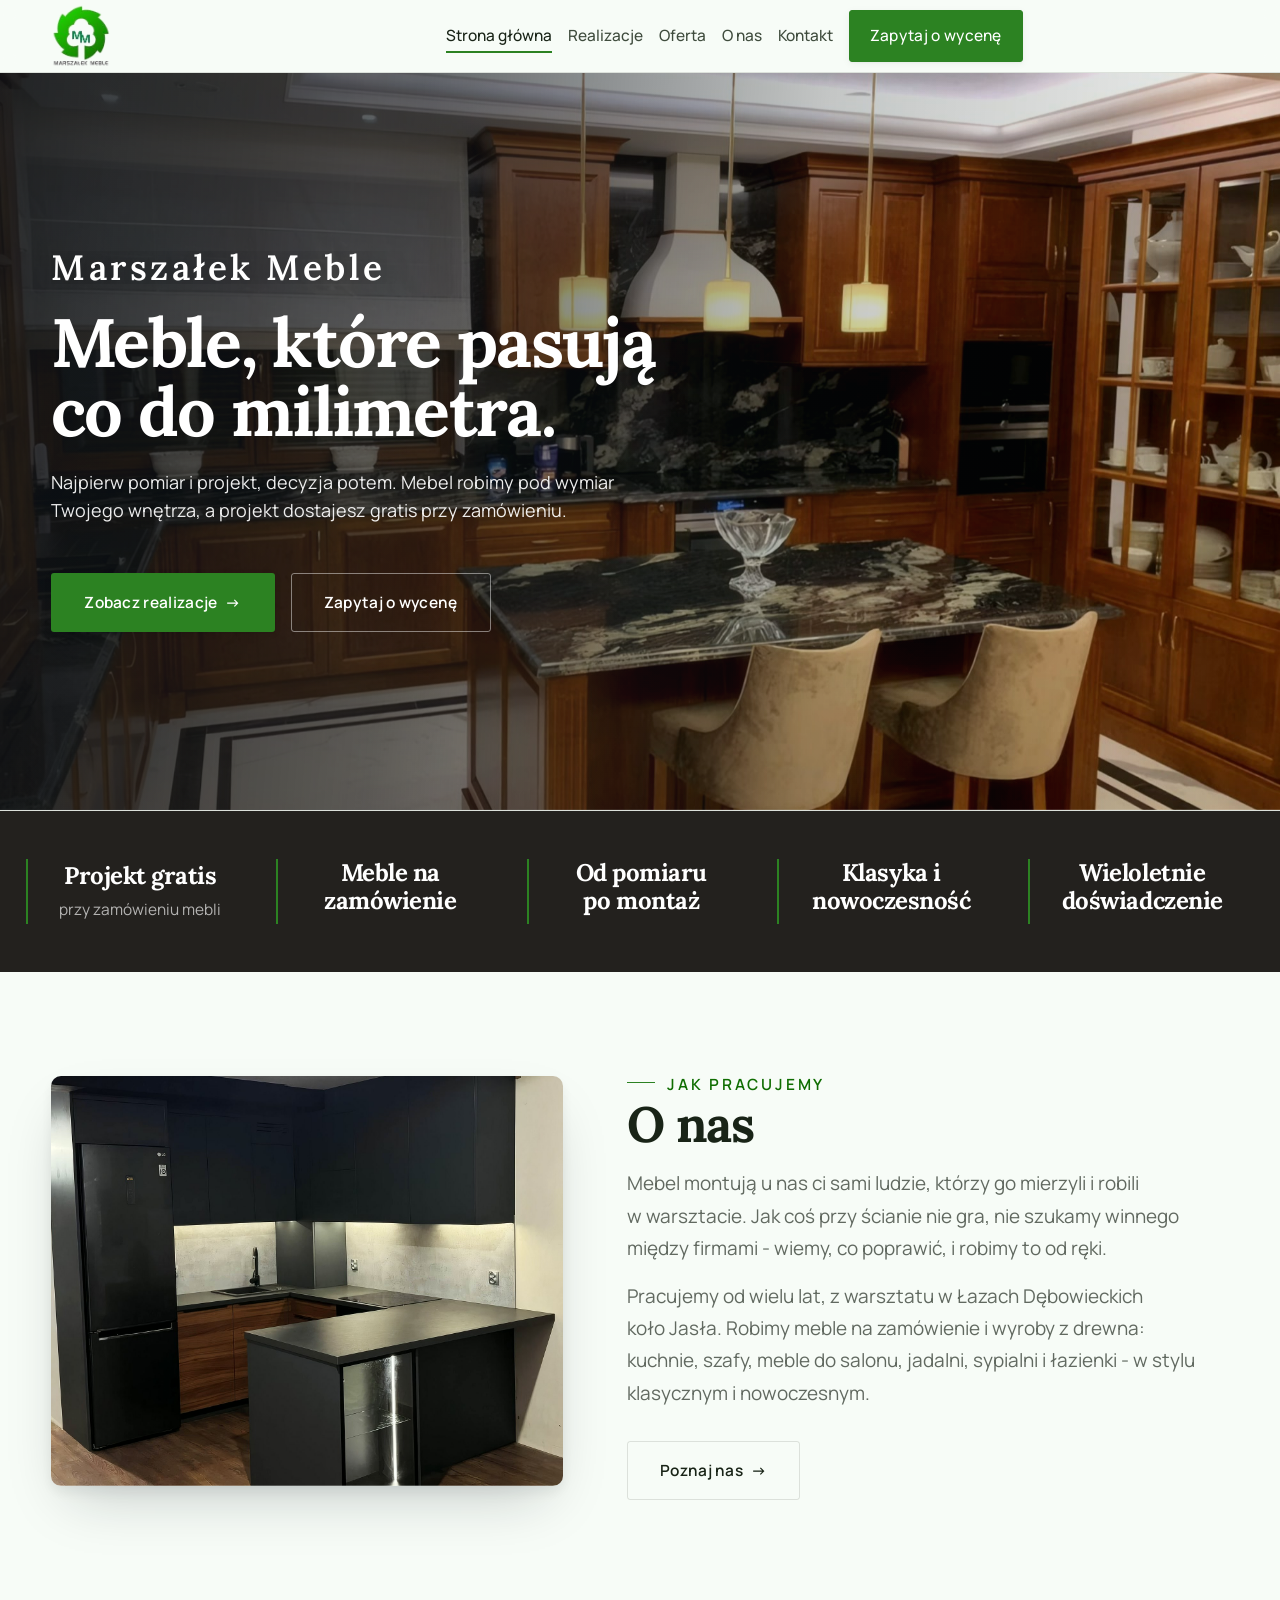
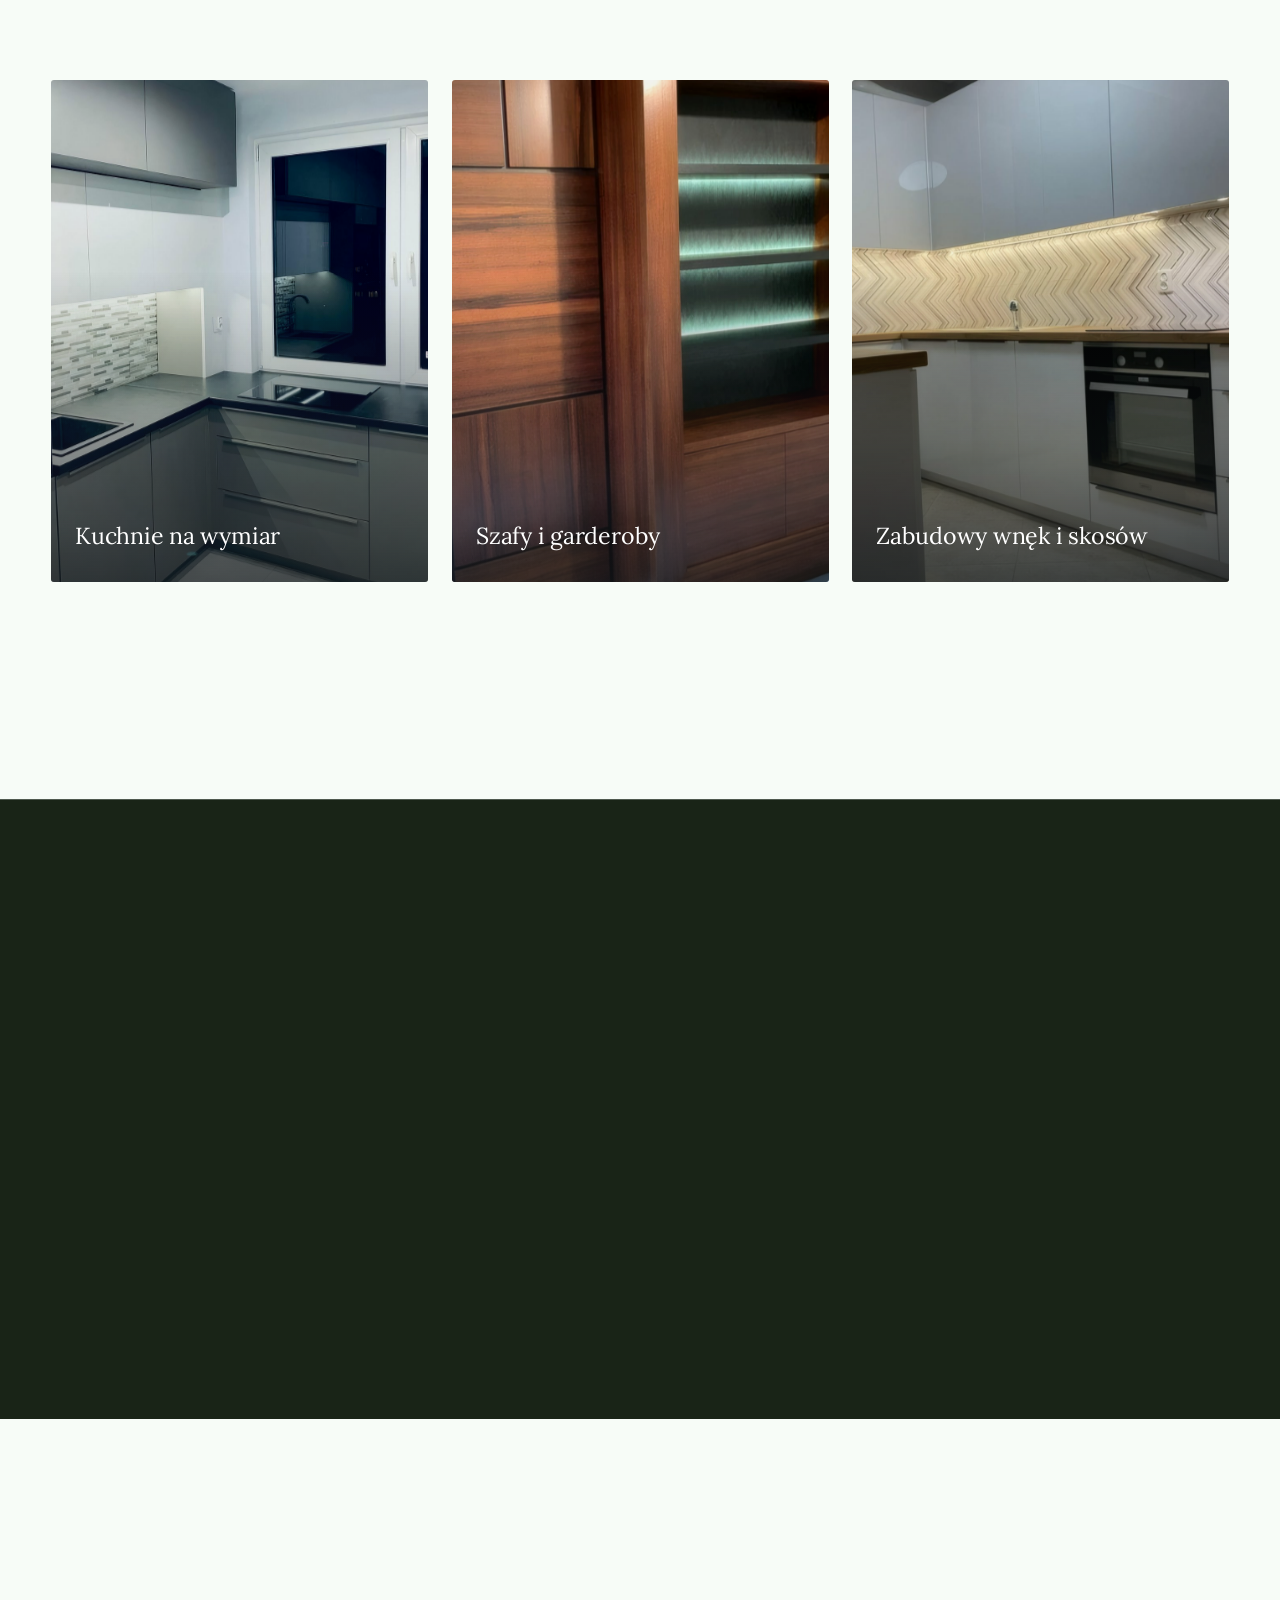
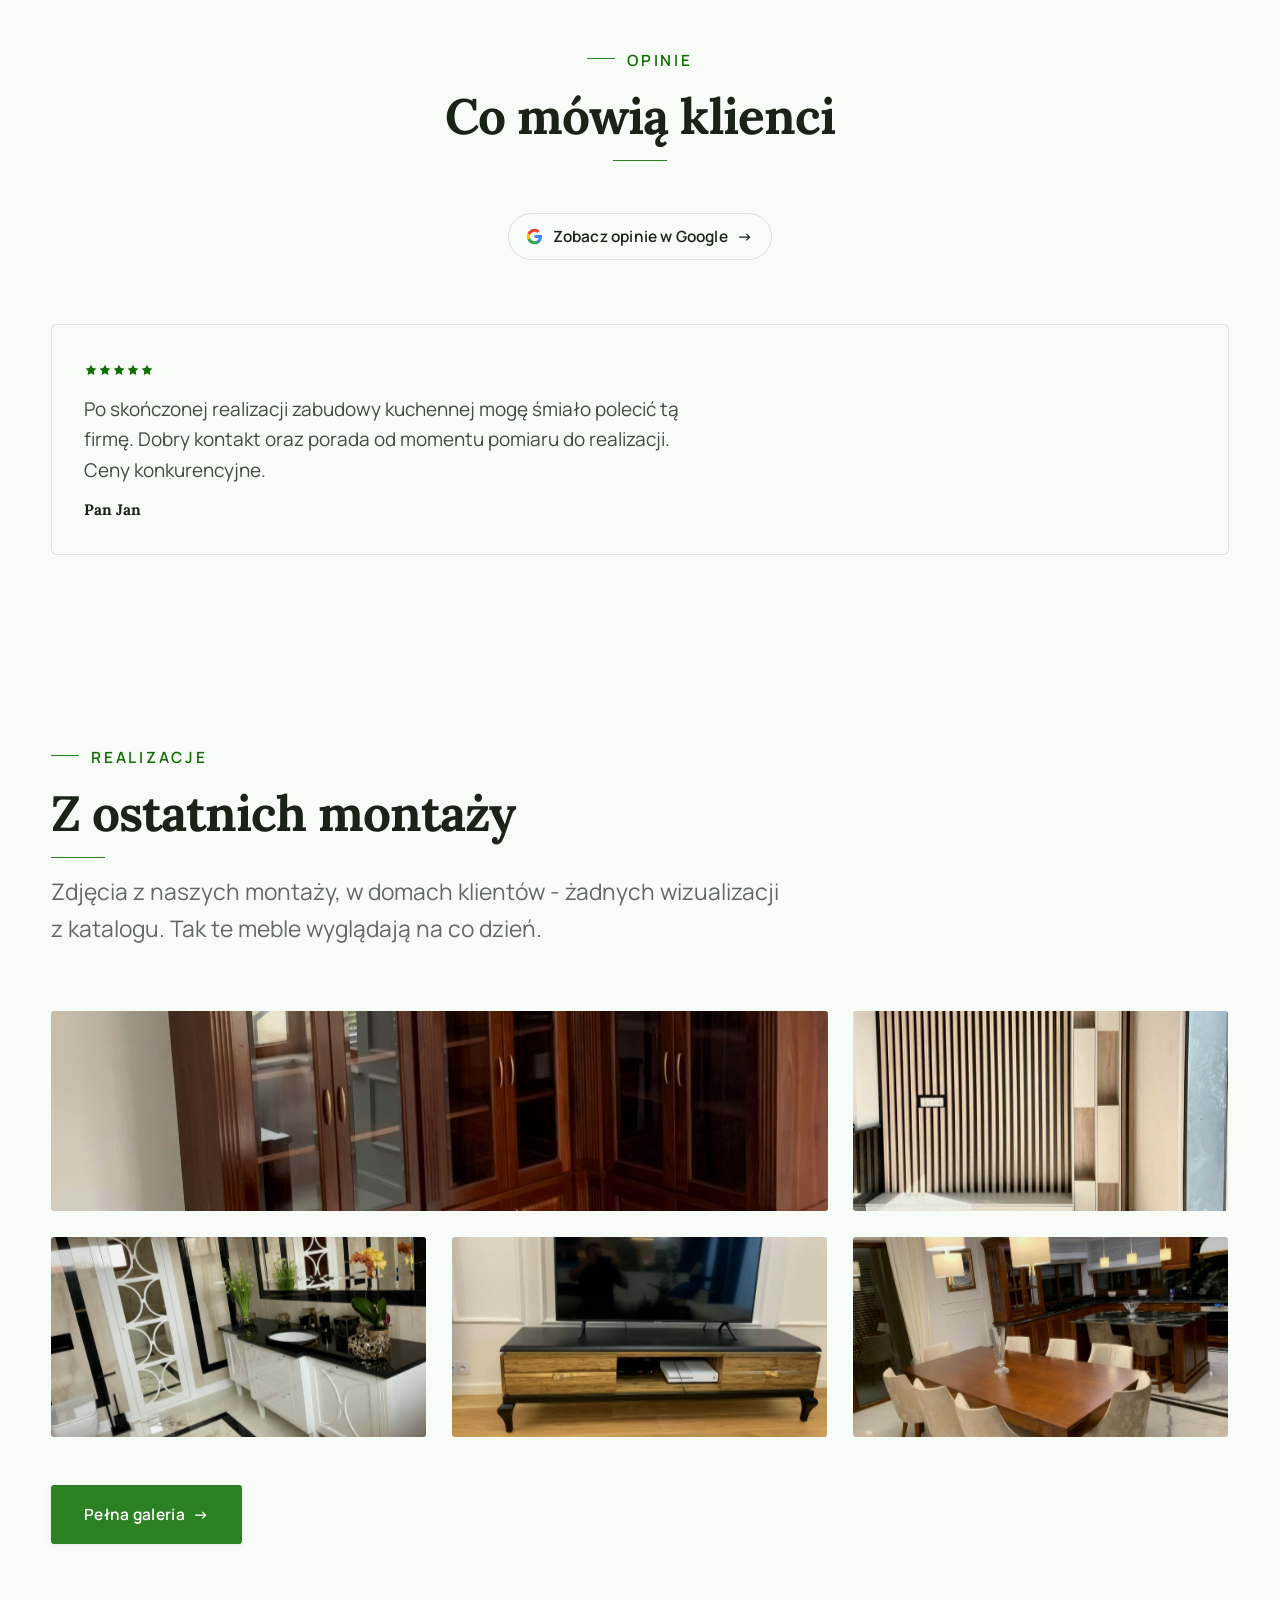
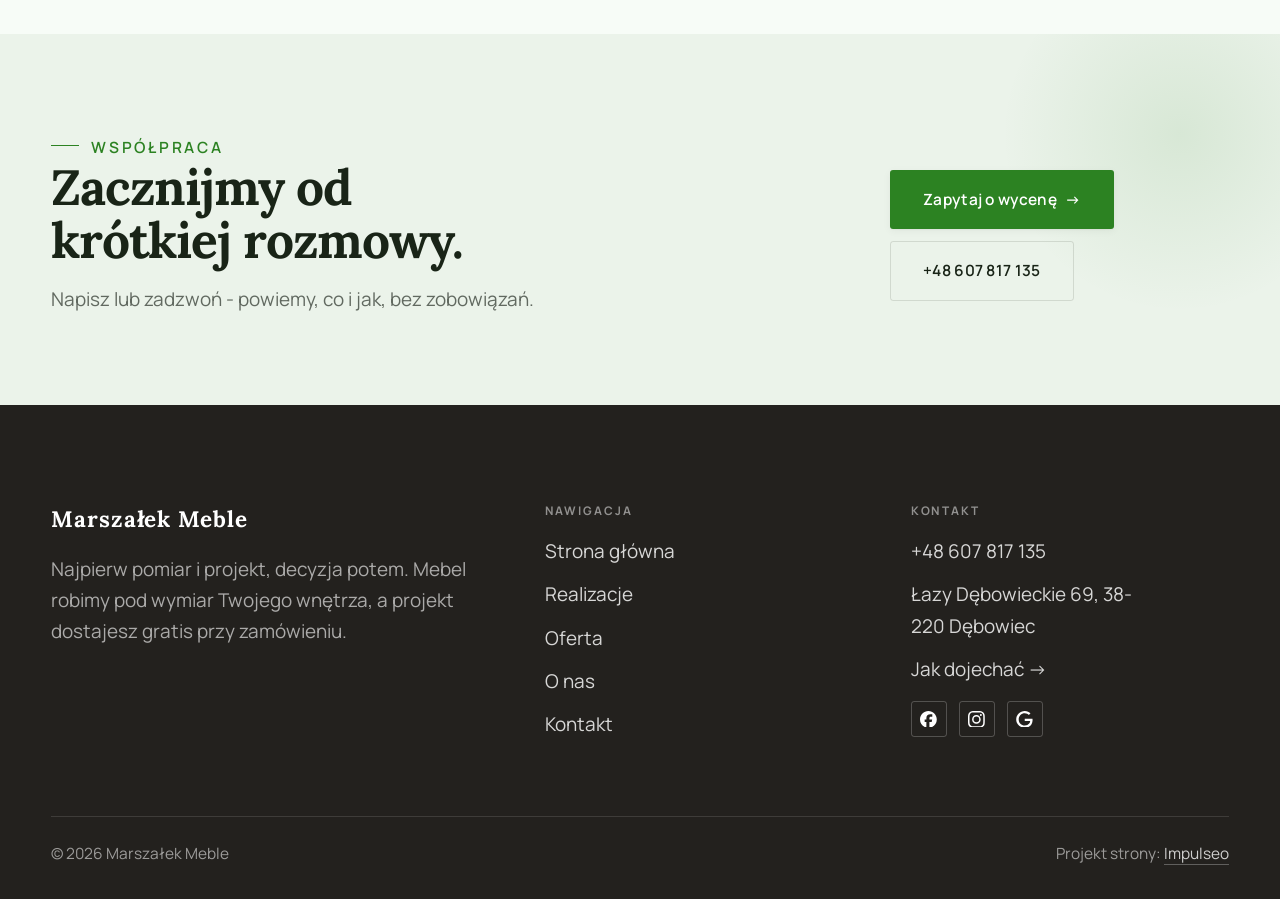
<file: index.html>
<!DOCTYPE html>
<html lang="pl">
<head>
<meta charset="UTF-8">
<meta name="viewport" content="width=device-width, initial-scale=1.0">
<title>Marszałek Meble - meble na wymiar, kuchnie i szafy</title>
<meta name="description" content="Meble na wymiar w Łazach Dębowieckich: kuchnie, szafy i zabudowy pod Twoje wnętrze. Kuchnie klasyczne i nowoczesne, szafy, meble do salonu i łazienki. Projekt gratis przy zamówieniu mebli. Zadzwoń: +48 607 817 135.">
<link rel="canonical" href="https://impulseo-pl.github.io/marszalek-meble/">
<meta name="robots" content="noindex, nofollow">
<meta property="og:type" content="website">
<meta property="og:locale" content="pl_PL">
<meta property="og:site_name" content="Marszałek Meble">
<meta property="og:title" content="Marszałek Meble - meble na wymiar, kuchnie i szafy">
<meta property="og:description" content="Meble na wymiar w Łazach Dębowieckich: kuchnie, szafy i zabudowy pod Twoje wnętrze. Kuchnie klasyczne i nowoczesne, szafy, meble do salonu i łazienki. Projekt gratis przy zamówieniu mebli. Zadzwoń: +48 607 817 135.">
<meta property="og:url" content="https://impulseo-pl.github.io/marszalek-meble/">
<meta property="og:image" content="https://impulseo-pl.github.io/marszalek-meble/img/og.jpg">
<meta property="og:image:width" content="1200">
<meta property="og:image:height" content="630">
<meta name="twitter:card" content="summary_large_image">
<script type="application/ld+json">{"@context": "https://schema.org", "@type": "HomeAndConstructionBusiness", "name": "Marszałek Meble", "url": "https://impulseo-pl.github.io/marszalek-meble/", "telephone": "+48607817135", "image": "https://impulseo-pl.github.io/marszalek-meble/img/og.jpg", "areaServed": "Łazy Dębowieckie", "sameAs": ["https://maps.google.com/?cid=16801885365735530383&g_mp=Cidnb29nbGUubWFwcy5wbGFjZXMudjEuUGxhY2VzLlNlYXJjaFRleHQQAhgEIAA", "https://www.facebook.com/MarszalekMeble/", "https://www.instagram.com/meblemarszalek/"]}</script>
<link rel="preconnect" href="https://fonts.googleapis.com">
<link rel="preconnect" href="https://fonts.gstatic.com" crossorigin>
<link href="https://fonts.googleapis.com/css2?family=Lora:wght@500;600;700&family=Manrope:wght@400;500;600&display=swap" rel="stylesheet">
<link rel="stylesheet" href="assets/styles.css?v=1684ce15">
</head>
<body>

<header class="nav">
  <div class="wrap nav-inner">
    <a class="brand brand-has-logo" href="index.html"><img class="brand-logo" src="img/logo.png" alt="Marszałek Meble" width="135" height="145" decoding="async"></a>
    <nav class="nav-links">
      <a href="index.html" class="active" aria-current="page">Strona główna</a>
      <a href="realizacje.html">Realizacje</a>
      <a href="oferta.html">Oferta</a>
      <a href="o-nas.html">O nas</a>
      <a href="kontakt.html">Kontakt</a>
      <a href="kontakt.html" class="btn btn-accent">Zapytaj o wycenę</a>
    </nav>
    <button class="nav-toggle" aria-label="Menu"><span></span><span></span><span></span></button>
  </div>
</header>

<main>
<section class="hero-cine">
  <img src="img/hero.jpg" fetchpriority="high" data-rotate="img/g1.jpg|img/g3.jpg" alt="Marszałek Meble - Meble, które pasują co do milimetra. " width="1816" height="1318">
  <div class="wrap">
    <div class="hero-copy">
      <div class="brandmark bm-m"><span class="bm-line"><span>Marszałek Meble</span></span></div>
      <h1>Meble, które pasują co do milimetra. </h1>
      <p class="lead">Najpierw pomiar i projekt, decyzja potem. Mebel robimy pod wymiar Twojego wnętrza, a projekt dostajesz gratis przy zamówieniu.</p>
      <div class="hero-actions">
        <a href="realizacje.html" class="btn btn-accent">Zobacz realizacje <span class="arr">→</span></a>
        <a href="kontakt.html" class="btn btn-ghost btn-on-dark">Zapytaj o wycenę</a>
      </div>
    </div>
  </div>
</section>
<section class="strip n-5" style="padding-block:0">
  <div class="wrap">
    <div class="item reveal"><div class="k">Projekt gratis</div><div class="v">przy zamówieniu mebli</div></div>
    <div class="item reveal"><div class="k">Meble na zamówienie</div><div class="v"></div></div>
    <div class="item reveal"><div class="k">Od pomiaru po montaż</div><div class="v"></div></div>
    <div class="item reveal"><div class="k">Klasyka i nowoczesność</div><div class="v"></div></div>
    <div class="item reveal"><div class="k">Wieloletnie doświadczenie</div><div class="v"></div></div>
  </div>
</section>
<section>
  <div class="wrap split">
    <div class="split-art reveal"><img src="img/g2.jpg" alt="Marszałek Meble - realizacja" loading="lazy" width="1600" height="1600" decoding="async"></div>
    <div class="split-copy reveal">
      <span class="eyebrow">Jak pracujemy</span>
      <h2>O nas</h2>
      <p class="muted">Mebel montują u nas ci sami ludzie, którzy go mierzyli i robili w warsztacie. Jak coś przy ścianie nie gra, nie szukamy winnego między firmami - wiemy, co poprawić, i robimy to od ręki.</p>
      <p class="muted">Pracujemy od wielu lat, z warsztatu w Łazach Dębowieckich koło Jasła. Robimy meble na zamówienie i wyroby z drewna: kuchnie, szafy, meble do salonu, jadalni, sypialni i łazienki - w stylu klasycznym i nowoczesnym.</p>
      <a href="o-nas.html" class="btn btn-ghost">Poznaj nas <span class="arr">→</span></a>
    </div>
  </div>
</section>
<section class="gateways-band">
  <div class="wrap">
    <div class="gateways">
      <a href="oferta.html" class="gateway reveal"><img src="img/g4.jpg" alt="Kuchnie na wymiar" loading="lazy" width="1920" height="1440" decoding="async"><span class="g-ttl">Kuchnie na wymiar</span></a>
      <a href="oferta.html" class="gateway reveal"><img src="img/g7.jpg" alt="Szafy i garderoby" loading="lazy" width="1798" height="1294" decoding="async"><span class="g-ttl">Szafy i garderoby</span></a>
      <a href="oferta.html" class="gateway reveal"><img src="img/g12.jpg" alt="Zabudowy wnęk i skosów" loading="lazy" width="1854" height="1368" decoding="async"><span class="g-ttl">Zabudowy wnęk i skosów</span></a>
    </div>
  </div>
</section>
<section class="stopklatka" aria-hidden="true">
  <div class="stk-bg" style="background-image:url(img/g11.jpg)"></div>
</section>
<section class="opinie">
  <div class="wrap">
    <div class="head center reveal">
      <span class="eyebrow">Opinie</span>
      <h2>Co mówią klienci</h2>
    </div>
    <p class="op-meta reveal"><a class="op-google" href="https://maps.google.com/?cid=16801885365735530383&amp;g_mp=Cidnb29nbGUubWFwcy5wbGFjZXMudjEuUGxhY2VzLlNlYXJjaFRleHQQAhgEIAA" target="_blank" rel="noopener"><svg class="op-g-ico" viewBox="0 0 24 24" width="17" height="17" aria-hidden="true"><path fill="#4285F4" d="M22.56 12.25c0-.78-.07-1.53-.2-2.25H12v4.26h5.92c-.26 1.37-1.04 2.53-2.21 3.31v2.77h3.57c2.08-1.92 3.28-4.74 3.28-8.09z"/><path fill="#34A853" d="M12 23c2.97 0 5.46-.98 7.28-2.66l-3.57-2.77c-.98.66-2.23 1.06-3.71 1.06-2.86 0-5.29-1.93-6.16-4.53H2.18v2.84C3.99 20.53 7.7 23 12 23z"/><path fill="#FBBC05" d="M5.84 14.09c-.22-.66-.35-1.36-.35-2.09s.13-1.43.35-2.09V7.07H2.18C1.43 8.55 1 10.22 1 12s.43 3.45 1.18 4.93l2.85-2.22.81-.62z"/><path fill="#EA4335" d="M12 5.38c1.62 0 3.06.56 4.21 1.64l3.15-3.15C17.45 2.09 14.97 1 12 1 7.7 1 3.99 3.47 2.18 7.07l3.66 2.84c.87-2.6 3.3-4.53 6.16-4.53z"/></svg><span>Zobacz opinie w Google</span><span class="arr">→</span></a></p>
    <div class="opinie-grid">
      <figure class="op-card reveal"><span class="op-star"><svg class="ico-star" width="14" height="14" viewBox="0 0 24 24" style="vertical-align:-2px" aria-hidden="true"><path d="M12 2.8l2.85 5.8 6.4.93-4.63 4.5 1.1 6.37L12 17.4l-5.72 3 1.1-6.37-4.63-4.5 6.4-.93L12 2.8Z" fill="currentColor"/></svg><svg class="ico-star" width="14" height="14" viewBox="0 0 24 24" style="vertical-align:-2px" aria-hidden="true"><path d="M12 2.8l2.85 5.8 6.4.93-4.63 4.5 1.1 6.37L12 17.4l-5.72 3 1.1-6.37-4.63-4.5 6.4-.93L12 2.8Z" fill="currentColor"/></svg><svg class="ico-star" width="14" height="14" viewBox="0 0 24 24" style="vertical-align:-2px" aria-hidden="true"><path d="M12 2.8l2.85 5.8 6.4.93-4.63 4.5 1.1 6.37L12 17.4l-5.72 3 1.1-6.37-4.63-4.5 6.4-.93L12 2.8Z" fill="currentColor"/></svg><svg class="ico-star" width="14" height="14" viewBox="0 0 24 24" style="vertical-align:-2px" aria-hidden="true"><path d="M12 2.8l2.85 5.8 6.4.93-4.63 4.5 1.1 6.37L12 17.4l-5.72 3 1.1-6.37-4.63-4.5 6.4-.93L12 2.8Z" fill="currentColor"/></svg><svg class="ico-star" width="14" height="14" viewBox="0 0 24 24" style="vertical-align:-2px" aria-hidden="true"><path d="M12 2.8l2.85 5.8 6.4.93-4.63 4.5 1.1 6.37L12 17.4l-5.72 3 1.1-6.37-4.63-4.5 6.4-.93L12 2.8Z" fill="currentColor"/></svg></span><blockquote>Po skończonej realizacji zabudowy kuchennej mogę śmiało polecić tą firmę. Dobry kontakt oraz porada od momentu pomiaru do realizacji. Ceny konkurencyjne.</blockquote><span class="op-autor">Pan Jan</span></figure>
    </div>
  </div>
</section>
<section>
  <div class="wrap">
    <div class="head reveal">
      <span class="eyebrow">Realizacje</span>
      <h2>Z ostatnich montaży</h2>
      <p>Zdjęcia z naszych montaży, w domach klientów - żadnych wizualizacji z katalogu. Tak te meble wyglądają na co dzień.</p>
    </div>
    <div class="gallery">
      <div class="tile t-two3 reveal"><img src="img/g5.jpg" alt="Marszałek Meble" loading="lazy" width="1540" height="1546" decoding="async"></div>
      <div class="tile t-third reveal"><img src="img/g8.jpg" alt="Marszałek Meble" loading="lazy" width="920" height="848" decoding="async"></div>
      <div class="tile t-third reveal"><img src="img/g9.jpg" alt="Marszałek Meble" loading="lazy" width="1828" height="1334" decoding="async"></div>
      <div class="tile t-third reveal"><img src="img/g10.jpg" alt="Marszałek Meble" loading="lazy" width="1816" height="1318" decoding="async"></div>
      <div class="tile t-third reveal"><img src="img/g6.jpg" alt="Marszałek Meble" loading="lazy" width="1854" height="1368" decoding="async"></div>
    </div>
    <div style="margin-top:var(--space-7)" class="reveal"><a href="realizacje.html" class="btn btn-accent">Pełna galeria <span class="arr">→</span></a></div>
  </div>
</section>
<section class="cta">
  <div class="wrap">
    <div class="reveal">
      <span class="eyebrow">Współpraca</span>
      <h2>Zacznijmy od krótkiej rozmowy.</h2>
      <p>Napisz lub zadzwoń - powiemy, co i jak, bez zobowiązań.</p>
    </div>
    <div class="cta-actions reveal">
      <a href="kontakt.html" class="btn btn-light">Zapytaj o wycenę <span class="arr">→</span></a>
      <a href="tel:+48607817135" class="btn btn-ghost btn-ghost-cta">+48 607 817 135</a>
    </div>
  </div>
</section>
</main>

<footer>
  <div class="wrap">
    <div class="foot-grid">
      <div class="foot-brand">
        <div class="name">Marszałek Meble</div>
        <p>Najpierw pomiar i projekt, decyzja potem. Mebel robimy pod wymiar Twojego wnętrza, a projekt dostajesz gratis przy zamówieniu.</p>
      </div>
      <div class="foot-col">
        <h4>Nawigacja</h4>
        <a href="index.html">Strona główna</a>
        <a href="realizacje.html">Realizacje</a>
        <a href="oferta.html">Oferta</a>
        <a href="o-nas.html">O nas</a>
        <a href="kontakt.html">Kontakt</a>
      </div>
      <div class="foot-col">
        <h4>Kontakt</h4>
        <a href="tel:+48607817135">+48 607 817 135</a>
        <p>Łazy Dębowieckie 69, 38-220 Dębowiec</p>
        <a href="https://maps.google.com/?cid=16801885365735530383&g_mp=Cidnb29nbGUubWFwcy5wbGFjZXMudjEuUGxhY2VzLlNlYXJjaFRleHQQAhgEIAA" target="_blank" rel="noopener">Jak dojechać →</a>
      <div class="foot-soc">
        <a class="soc" href="https://www.facebook.com/MarszalekMeble/" target="_blank" rel="noopener" aria-label="Facebook - Marszałek Meble"><svg viewBox="0 0 24 24" aria-hidden="true" focusable="false"><path d="M9.101 23.691v-7.98H6.627v-3.667h2.474v-1.58c0-4.085 1.848-5.978 5.858-5.978.401 0 .955.042 1.468.103a8.68 8.68 0 0 1 1.141.195v3.325a8.623 8.623 0 0 0-.653-.036 26.805 26.805 0 0 0-.733-.009c-.707 0-1.259.096-1.675.309a1.686 1.686 0 0 0-.679.622c-.258.42-.374.995-.374 1.752v1.297h3.919l-.386 2.103-.287 1.564h-3.246v8.245C19.396 23.238 24 18.179 24 12.044c0-6.627-5.373-12-12-12s-12 5.373-12 12c0 5.628 3.874 10.35 9.101 11.647Z" fill="currentColor"/></svg></a>
        <a class="soc" href="https://www.instagram.com/meblemarszalek/" target="_blank" rel="noopener" aria-label="Instagram - Marszałek Meble"><svg viewBox="0 0 24 24" aria-hidden="true" focusable="false"><path d="M7.0301.084c-1.2768.0602-2.1487.264-2.911.5634-.7888.3075-1.4575.72-2.1228 1.3877-.6652.6677-1.075 1.3368-1.3802 2.127-.2954.7638-.4956 1.6365-.552 2.914-.0564 1.2775-.0689 1.6882-.0626 4.947.0062 3.2586.0206 3.6671.0825 4.9473.061 1.2765.264 2.1482.5635 2.9107.308.7889.72 1.4573 1.388 2.1228.6679.6655 1.3365 1.0743 2.1285 1.38.7632.295 1.6361.4961 2.9134.552 1.2773.056 1.6884.069 4.9462.0627 3.2578-.0062 3.668-.0207 4.9478-.0814 1.28-.0607 2.147-.2652 2.9098-.5633.7889-.3086 1.4578-.72 2.1228-1.3881.665-.6682 1.0745-1.3378 1.3795-2.1284.2957-.7632.4966-1.636.552-2.9124.056-1.2809.0692-1.6898.063-4.948-.0063-3.2583-.021-3.6668-.0817-4.9465-.0607-1.2797-.264-2.1487-.5633-2.9117-.3084-.7889-.72-1.4568-1.3876-2.1228C21.2982 1.33 20.628.9208 19.8378.6165 19.074.321 18.2017.1197 16.9244.0645 15.6471.0093 15.236-.005 11.977.0014 8.718.0076 8.31.0215 7.0301.0839m.1402 21.6932c-1.17-.0509-1.8053-.2453-2.2287-.408-.5606-.216-.96-.4771-1.3819-.895-.422-.4178-.6811-.8186-.9-1.378-.1644-.4234-.3624-1.058-.4171-2.228-.0595-1.2645-.072-1.6442-.079-4.848-.007-3.2037.0053-3.583.0607-4.848.05-1.169.2456-1.805.408-2.2282.216-.5613.4762-.96.895-1.3816.4188-.4217.8184-.6814 1.3783-.9003.423-.1651 1.0575-.3614 2.227-.4171 1.2655-.06 1.6447-.072 4.848-.079 3.2033-.007 3.5835.005 4.8495.0608 1.169.0508 1.8053.2445 2.228.408.5608.216.96.4754 1.3816.895.4217.4194.6816.8176.9005 1.3787.1653.4217.3617 1.056.4169 2.2263.0602 1.2655.0739 1.645.0796 4.848.0058 3.203-.0055 3.5834-.061 4.848-.051 1.17-.245 1.8055-.408 2.2294-.216.5604-.4763.96-.8954 1.3814-.419.4215-.8181.6811-1.3783.9-.4224.1649-1.0577.3617-2.2262.4174-1.2656.0595-1.6448.072-4.8493.079-3.2045.007-3.5825-.006-4.848-.0608M16.953 5.5864A1.44 1.44 0 1 0 18.39 4.144a1.44 1.44 0 0 0-1.437 1.4424M5.8385 12.012c.0067 3.4032 2.7706 6.1557 6.173 6.1493 3.4026-.0065 6.157-2.7701 6.1506-6.1733-.0065-3.4032-2.771-6.1565-6.174-6.1498-3.403.0067-6.156 2.771-6.1496 6.1738M8 12.0077a4 4 0 1 1 4.008 3.9921A3.9996 3.9996 0 0 1 8 12.0077" fill="currentColor"/></svg></a>
        <a class="soc" href="https://maps.google.com/?cid=16801885365735530383&g_mp=Cidnb29nbGUubWFwcy5wbGFjZXMudjEuUGxhY2VzLlNlYXJjaFRleHQQAhgEIAA" target="_blank" rel="noopener" aria-label="Google - Marszałek Meble"><svg viewBox="0 0 24 24" aria-hidden="true" focusable="false"><path d="M12.48 10.92v3.28h7.84c-.24 1.84-.853 3.187-1.787 4.133-1.147 1.147-2.933 2.4-6.053 2.4-4.827 0-8.6-3.893-8.6-8.72s3.773-8.72 8.6-8.72c2.6 0 4.507 1.027 5.907 2.347l2.307-2.307C18.747 1.44 16.133 0 12.48 0 5.867 0 .307 5.387.307 12s5.56 12 12.173 12c3.573 0 6.267-1.173 8.373-3.36 2.16-2.16 2.84-5.213 2.84-7.667 0-.76-.053-1.467-.173-2.053H12.48z" fill="currentColor"/></svg></a>
      </div>
      </div>
    </div>
    <div class="foot-bot">
      <span>© 2026 Marszałek Meble</span>
      <span>Projekt strony: <a class="foot-credit" href="https://impulseo.pl" target="_blank" rel="noopener">Impulseo</a></span>
    </div>
  </div>
</footer>
<div class="sticky-reserve"><a class="sr-book" href="kontakt.html">Zapytaj o wycenę</a><a class="sr-call" href="tel:+48607817135" aria-label="Zadzwoń"><svg class="ico-tel" width="16" height="16" viewBox="0 0 24 24" fill="none" aria-hidden="true"><path d="M6.6 10.8a15.5 15.5 0 0 0 6.6 6.6l2.2-2.2a1 1 0 0 1 1-.24 11.4 11.4 0 0 0 3.6.58 1 1 0 0 1 1 1V20a1 1 0 0 1-1 1A17 17 0 0 1 3 4a1 1 0 0 1 1-1h3.5a1 1 0 0 1 1 1c0 1.25.2 2.46.58 3.6a1 1 0 0 1-.25 1l-2.23 2.2Z" fill="currentColor"/></svg></a></div>
<div class="demo-wazne" data-do="2026-10-15" data-cykl="3" hidden><svg class="dw-ico" width="13" height="13" viewBox="0 0 24 24" fill="none" aria-hidden="true"><circle cx="12" cy="12" r="8.6" stroke="currentColor" stroke-width="1.8"/><path d="M12 7.2V12l3.3 2" stroke="currentColor" stroke-width="1.8" stroke-linecap="round"/></svg><span class="dw-txt"></span></div>

<script src="assets/main.js"></script>
</body>
</html>
</file>
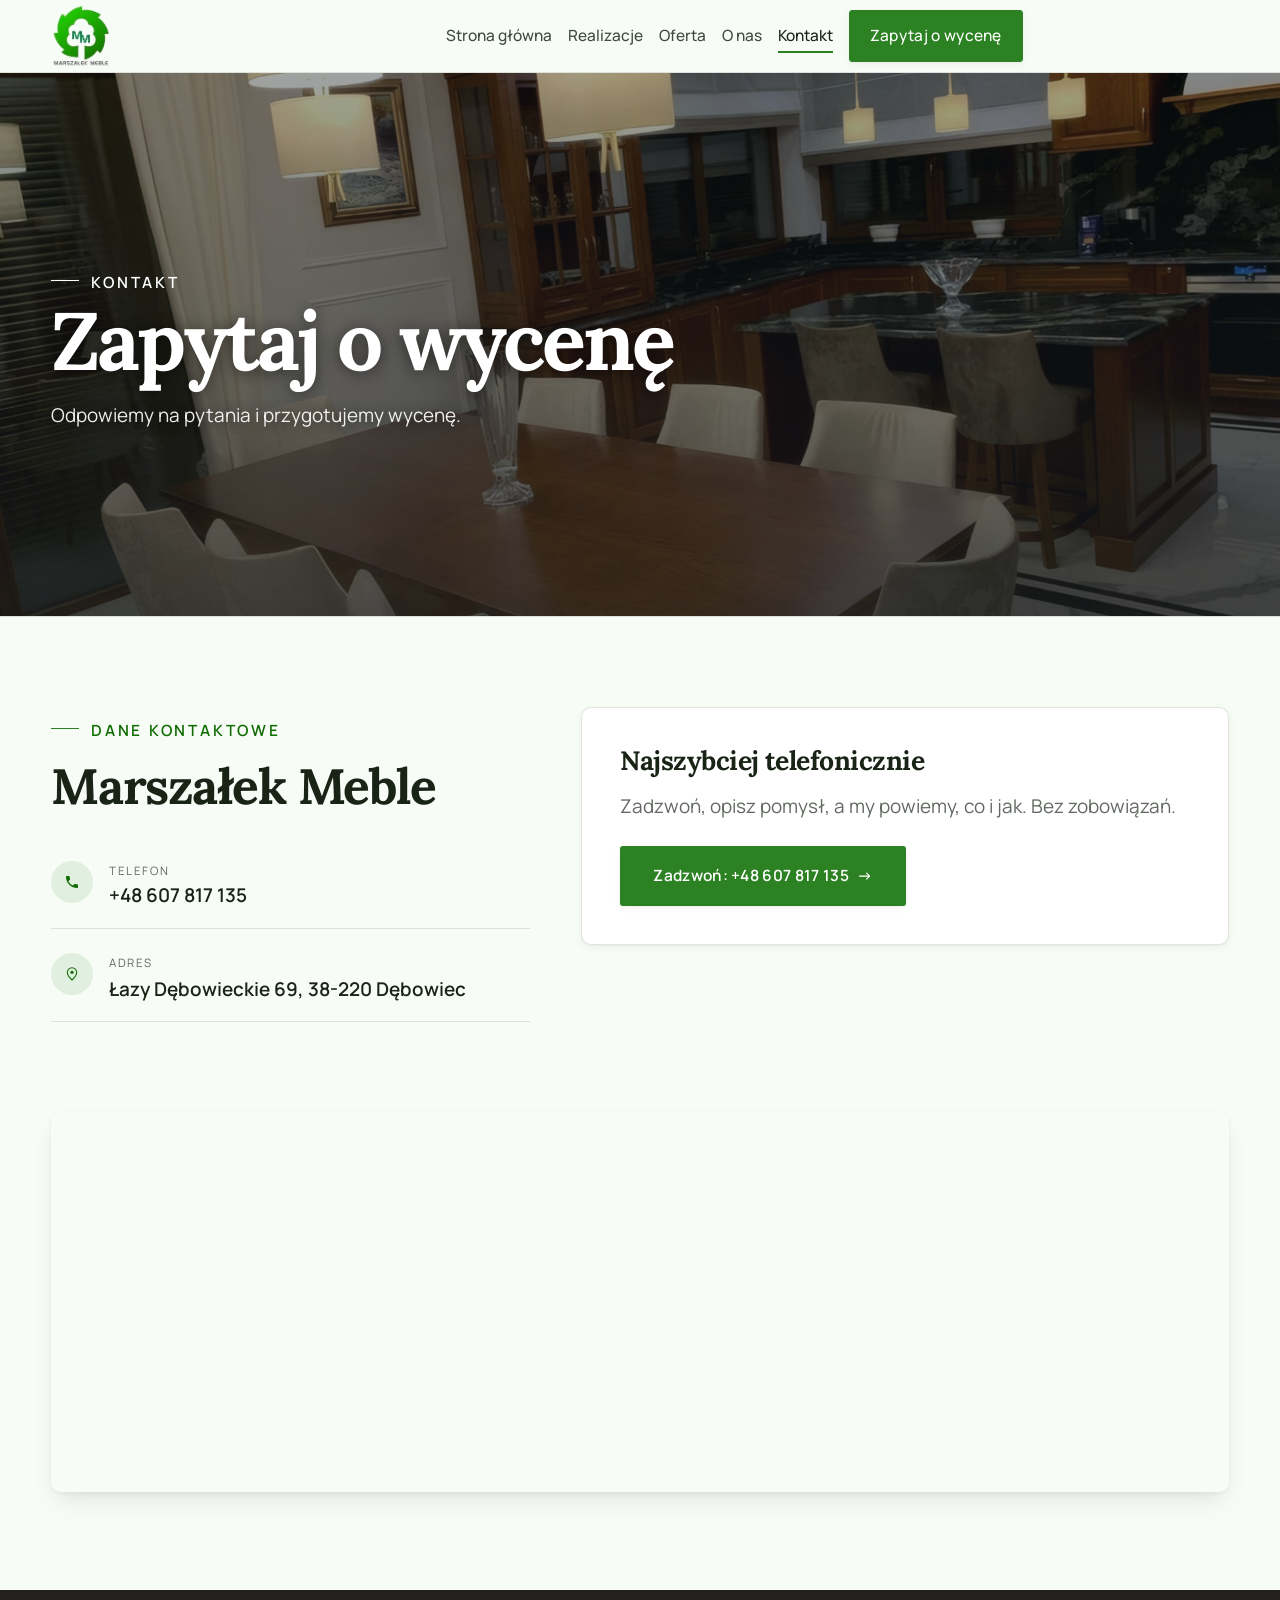
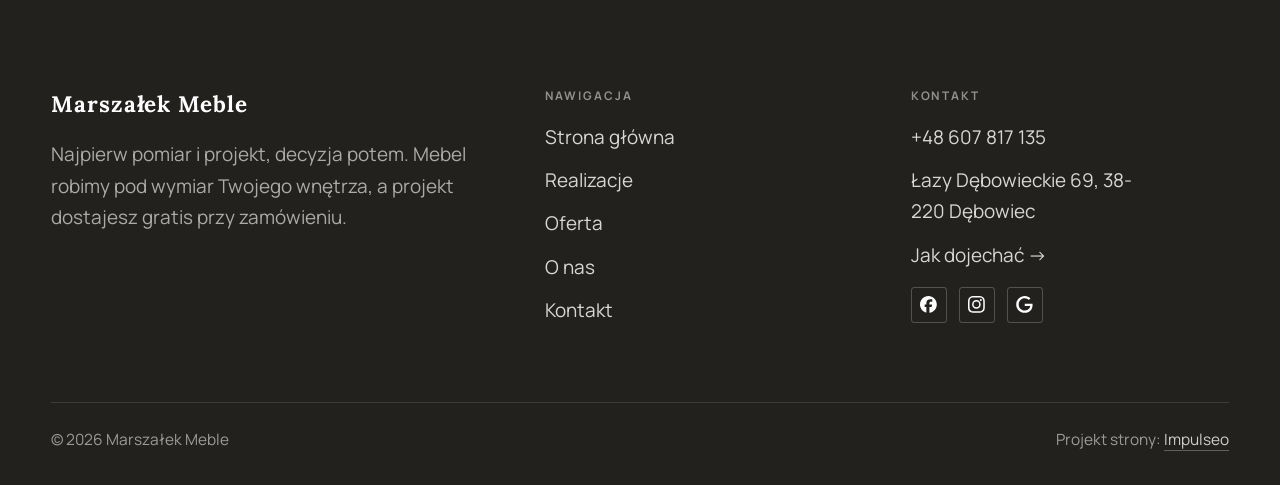
<file: kontakt.html>
<!DOCTYPE html>
<html lang="pl">
<head>
<meta charset="UTF-8">
<meta name="viewport" content="width=device-width, initial-scale=1.0">
<title>Kontakt - Marszałek Meble</title>
<meta name="description" content="Kontakt Marszałek Meble - Łazy Dębowieckie 69, 38-220 Dębowiec">
<link rel="canonical" href="https://impulseo-pl.github.io/marszalek-meble/kontakt.html">
<meta name="robots" content="noindex, nofollow">
<meta property="og:type" content="website">
<meta property="og:locale" content="pl_PL">
<meta property="og:site_name" content="Marszałek Meble">
<meta property="og:title" content="Kontakt - Marszałek Meble">
<meta property="og:description" content="Kontakt Marszałek Meble - Łazy Dębowieckie 69, 38-220 Dębowiec">
<meta property="og:url" content="https://impulseo-pl.github.io/marszalek-meble/kontakt.html">
<meta property="og:image" content="https://impulseo-pl.github.io/marszalek-meble/img/og.jpg">
<meta property="og:image:width" content="1200">
<meta property="og:image:height" content="630">
<meta name="twitter:card" content="summary_large_image">
<link rel="preconnect" href="https://fonts.googleapis.com">
<link rel="preconnect" href="https://fonts.gstatic.com" crossorigin>
<link href="https://fonts.googleapis.com/css2?family=Lora:wght@500;600;700&family=Manrope:wght@400;500;600&display=swap" rel="stylesheet">
<link rel="stylesheet" href="assets/styles.css?v=1684ce15">
</head>
<body>

<header class="nav">
  <div class="wrap nav-inner">
    <a class="brand brand-has-logo" href="index.html"><img class="brand-logo" src="img/logo.png" alt="Marszałek Meble" width="135" height="145" decoding="async"></a>
    <nav class="nav-links">
      <a href="index.html">Strona główna</a>
      <a href="realizacje.html">Realizacje</a>
      <a href="oferta.html">Oferta</a>
      <a href="o-nas.html">O nas</a>
      <a href="kontakt.html" class="active" aria-current="page">Kontakt</a>
      <a href="kontakt.html" class="btn btn-accent">Zapytaj o wycenę</a>
    </nav>
    <button class="nav-toggle" aria-label="Menu"><span></span><span></span><span></span></button>
  </div>
</header>

<main>
<section class="pagehead">
  <img src="img/g6.jpg" alt="Marszałek Meble - Zapytaj o wycenę" width="1854" height="1368" decoding="async">
  <div class="wrap">
    <span class="eyebrow">Kontakt</span>
    <h1>Zapytaj o wycenę</h1>
    <p>Odpowiemy na pytania i przygotujemy wycenę.</p>
  </div>
</section>
<section>
  <div class="wrap contact-grid">
    <div class="reveal">
      <span class="eyebrow">Dane kontaktowe</span>
      <h2 style="margin:var(--space-4) 0 var(--space-6)">Marszałek Meble</h2>
      <div class="info-list">
        <div class="info-row"><div class="ic"><svg class="ico-tel" width="16" height="16" viewBox="0 0 24 24" fill="none" aria-hidden="true"><path d="M6.6 10.8a15.5 15.5 0 0 0 6.6 6.6l2.2-2.2a1 1 0 0 1 1-.24 11.4 11.4 0 0 0 3.6.58 1 1 0 0 1 1 1V20a1 1 0 0 1-1 1A17 17 0 0 1 3 4a1 1 0 0 1 1-1h3.5a1 1 0 0 1 1 1c0 1.25.2 2.46.58 3.6a1 1 0 0 1-.25 1l-2.23 2.2Z" fill="currentColor"/></svg></div><div><div class="lbl">Telefon</div><a class="val" href="tel:+48607817135">+48 607 817 135</a></div></div>
        <div class="info-row"><div class="ic"><svg class="ico-pin" width="16" height="16" viewBox="0 0 24 24" fill="none" aria-hidden="true"><path d="M12 21s7-6.1 7-11.5A7 7 0 0 0 5 9.5C5 14.9 12 21 12 21Z" stroke="currentColor" stroke-width="1.6" fill="none"/><circle cx="12" cy="9.5" r="2.4" fill="currentColor"/></svg></div><div><div class="lbl">Adres</div><div class="val">Łazy Dębowieckie 69, 38-220 Dębowiec</div></div></div>
      </div>
    </div>
    <div class="reveal">
      <div class="form">
        <h3 style="margin-bottom:var(--space-4)">Najszybciej telefonicznie</h3>
        <p class="muted" style="margin-bottom:var(--space-5)">Zadzwoń, opisz pomysł, a my powiemy, co i jak. Bez zobowiązań.</p>
        <a href="tel:+48607817135" class="btn btn-accent" style="justify-content:center">Zadzwoń: +48 607 817 135 <span class="arr">→</span></a>
      </div>
    </div>
  </div>
</section>
<section style="padding-top:0">
  <div class="wrap reveal">
    <iframe class="map" title="Marszałek Meble - Łazy Dębowieckie" src="https://maps.google.com/maps?q=49.6911876%2C21.4280136&z=15&output=embed" loading="lazy" referrerpolicy="no-referrer-when-downgrade"></iframe>
  </div>
</section>
</main>

<footer>
  <div class="wrap">
    <div class="foot-grid">
      <div class="foot-brand">
        <div class="name">Marszałek Meble</div>
        <p>Najpierw pomiar i projekt, decyzja potem. Mebel robimy pod wymiar Twojego wnętrza, a projekt dostajesz gratis przy zamówieniu.</p>
      </div>
      <div class="foot-col">
        <h4>Nawigacja</h4>
        <a href="index.html">Strona główna</a>
        <a href="realizacje.html">Realizacje</a>
        <a href="oferta.html">Oferta</a>
        <a href="o-nas.html">O nas</a>
        <a href="kontakt.html">Kontakt</a>
      </div>
      <div class="foot-col">
        <h4>Kontakt</h4>
        <a href="tel:+48607817135">+48 607 817 135</a>
        <p>Łazy Dębowieckie 69, 38-220 Dębowiec</p>
        <a href="https://maps.google.com/?cid=16801885365735530383&g_mp=Cidnb29nbGUubWFwcy5wbGFjZXMudjEuUGxhY2VzLlNlYXJjaFRleHQQAhgEIAA" target="_blank" rel="noopener">Jak dojechać →</a>
      <div class="foot-soc">
        <a class="soc" href="https://www.facebook.com/MarszalekMeble/" target="_blank" rel="noopener" aria-label="Facebook - Marszałek Meble"><svg viewBox="0 0 24 24" aria-hidden="true" focusable="false"><path d="M9.101 23.691v-7.98H6.627v-3.667h2.474v-1.58c0-4.085 1.848-5.978 5.858-5.978.401 0 .955.042 1.468.103a8.68 8.68 0 0 1 1.141.195v3.325a8.623 8.623 0 0 0-.653-.036 26.805 26.805 0 0 0-.733-.009c-.707 0-1.259.096-1.675.309a1.686 1.686 0 0 0-.679.622c-.258.42-.374.995-.374 1.752v1.297h3.919l-.386 2.103-.287 1.564h-3.246v8.245C19.396 23.238 24 18.179 24 12.044c0-6.627-5.373-12-12-12s-12 5.373-12 12c0 5.628 3.874 10.35 9.101 11.647Z" fill="currentColor"/></svg></a>
        <a class="soc" href="https://www.instagram.com/meblemarszalek/" target="_blank" rel="noopener" aria-label="Instagram - Marszałek Meble"><svg viewBox="0 0 24 24" aria-hidden="true" focusable="false"><path d="M7.0301.084c-1.2768.0602-2.1487.264-2.911.5634-.7888.3075-1.4575.72-2.1228 1.3877-.6652.6677-1.075 1.3368-1.3802 2.127-.2954.7638-.4956 1.6365-.552 2.914-.0564 1.2775-.0689 1.6882-.0626 4.947.0062 3.2586.0206 3.6671.0825 4.9473.061 1.2765.264 2.1482.5635 2.9107.308.7889.72 1.4573 1.388 2.1228.6679.6655 1.3365 1.0743 2.1285 1.38.7632.295 1.6361.4961 2.9134.552 1.2773.056 1.6884.069 4.9462.0627 3.2578-.0062 3.668-.0207 4.9478-.0814 1.28-.0607 2.147-.2652 2.9098-.5633.7889-.3086 1.4578-.72 2.1228-1.3881.665-.6682 1.0745-1.3378 1.3795-2.1284.2957-.7632.4966-1.636.552-2.9124.056-1.2809.0692-1.6898.063-4.948-.0063-3.2583-.021-3.6668-.0817-4.9465-.0607-1.2797-.264-2.1487-.5633-2.9117-.3084-.7889-.72-1.4568-1.3876-2.1228C21.2982 1.33 20.628.9208 19.8378.6165 19.074.321 18.2017.1197 16.9244.0645 15.6471.0093 15.236-.005 11.977.0014 8.718.0076 8.31.0215 7.0301.0839m.1402 21.6932c-1.17-.0509-1.8053-.2453-2.2287-.408-.5606-.216-.96-.4771-1.3819-.895-.422-.4178-.6811-.8186-.9-1.378-.1644-.4234-.3624-1.058-.4171-2.228-.0595-1.2645-.072-1.6442-.079-4.848-.007-3.2037.0053-3.583.0607-4.848.05-1.169.2456-1.805.408-2.2282.216-.5613.4762-.96.895-1.3816.4188-.4217.8184-.6814 1.3783-.9003.423-.1651 1.0575-.3614 2.227-.4171 1.2655-.06 1.6447-.072 4.848-.079 3.2033-.007 3.5835.005 4.8495.0608 1.169.0508 1.8053.2445 2.228.408.5608.216.96.4754 1.3816.895.4217.4194.6816.8176.9005 1.3787.1653.4217.3617 1.056.4169 2.2263.0602 1.2655.0739 1.645.0796 4.848.0058 3.203-.0055 3.5834-.061 4.848-.051 1.17-.245 1.8055-.408 2.2294-.216.5604-.4763.96-.8954 1.3814-.419.4215-.8181.6811-1.3783.9-.4224.1649-1.0577.3617-2.2262.4174-1.2656.0595-1.6448.072-4.8493.079-3.2045.007-3.5825-.006-4.848-.0608M16.953 5.5864A1.44 1.44 0 1 0 18.39 4.144a1.44 1.44 0 0 0-1.437 1.4424M5.8385 12.012c.0067 3.4032 2.7706 6.1557 6.173 6.1493 3.4026-.0065 6.157-2.7701 6.1506-6.1733-.0065-3.4032-2.771-6.1565-6.174-6.1498-3.403.0067-6.156 2.771-6.1496 6.1738M8 12.0077a4 4 0 1 1 4.008 3.9921A3.9996 3.9996 0 0 1 8 12.0077" fill="currentColor"/></svg></a>
        <a class="soc" href="https://maps.google.com/?cid=16801885365735530383&g_mp=Cidnb29nbGUubWFwcy5wbGFjZXMudjEuUGxhY2VzLlNlYXJjaFRleHQQAhgEIAA" target="_blank" rel="noopener" aria-label="Google - Marszałek Meble"><svg viewBox="0 0 24 24" aria-hidden="true" focusable="false"><path d="M12.48 10.92v3.28h7.84c-.24 1.84-.853 3.187-1.787 4.133-1.147 1.147-2.933 2.4-6.053 2.4-4.827 0-8.6-3.893-8.6-8.72s3.773-8.72 8.6-8.72c2.6 0 4.507 1.027 5.907 2.347l2.307-2.307C18.747 1.44 16.133 0 12.48 0 5.867 0 .307 5.387.307 12s5.56 12 12.173 12c3.573 0 6.267-1.173 8.373-3.36 2.16-2.16 2.84-5.213 2.84-7.667 0-.76-.053-1.467-.173-2.053H12.48z" fill="currentColor"/></svg></a>
      </div>
      </div>
    </div>
    <div class="foot-bot">
      <span>© 2026 Marszałek Meble</span>
      <span>Projekt strony: <a class="foot-credit" href="https://impulseo.pl" target="_blank" rel="noopener">Impulseo</a></span>
    </div>
  </div>
</footer>
<div class="sticky-reserve"><a class="sr-book" href="kontakt.html">Zapytaj o wycenę</a><a class="sr-call" href="tel:+48607817135" aria-label="Zadzwoń"><svg class="ico-tel" width="16" height="16" viewBox="0 0 24 24" fill="none" aria-hidden="true"><path d="M6.6 10.8a15.5 15.5 0 0 0 6.6 6.6l2.2-2.2a1 1 0 0 1 1-.24 11.4 11.4 0 0 0 3.6.58 1 1 0 0 1 1 1V20a1 1 0 0 1-1 1A17 17 0 0 1 3 4a1 1 0 0 1 1-1h3.5a1 1 0 0 1 1 1c0 1.25.2 2.46.58 3.6a1 1 0 0 1-.25 1l-2.23 2.2Z" fill="currentColor"/></svg></a></div>
<div class="demo-wazne" data-do="2026-10-15" data-cykl="3" hidden><svg class="dw-ico" width="13" height="13" viewBox="0 0 24 24" fill="none" aria-hidden="true"><circle cx="12" cy="12" r="8.6" stroke="currentColor" stroke-width="1.8"/><path d="M12 7.2V12l3.3 2" stroke="currentColor" stroke-width="1.8" stroke-linecap="round"/></svg><span class="dw-txt"></span></div>

<script src="assets/main.js"></script>
</body>
</html>
</file>
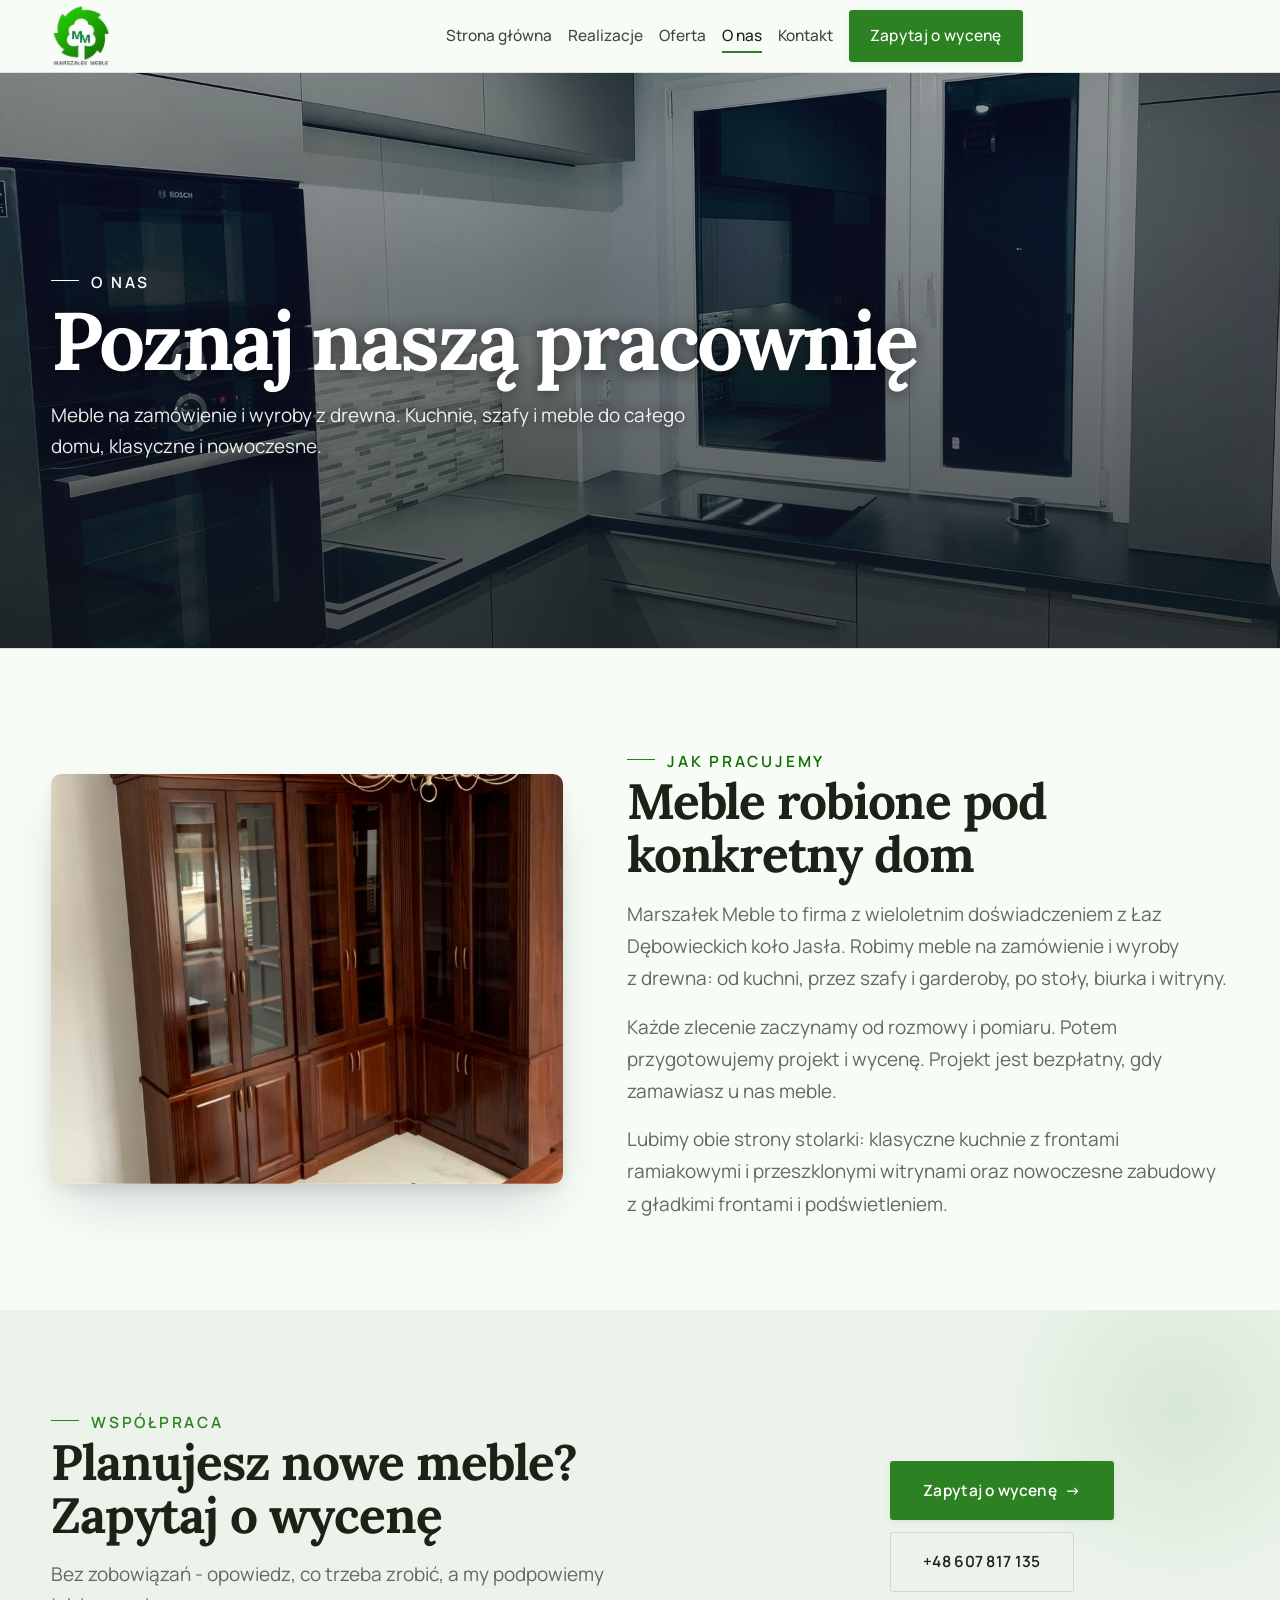
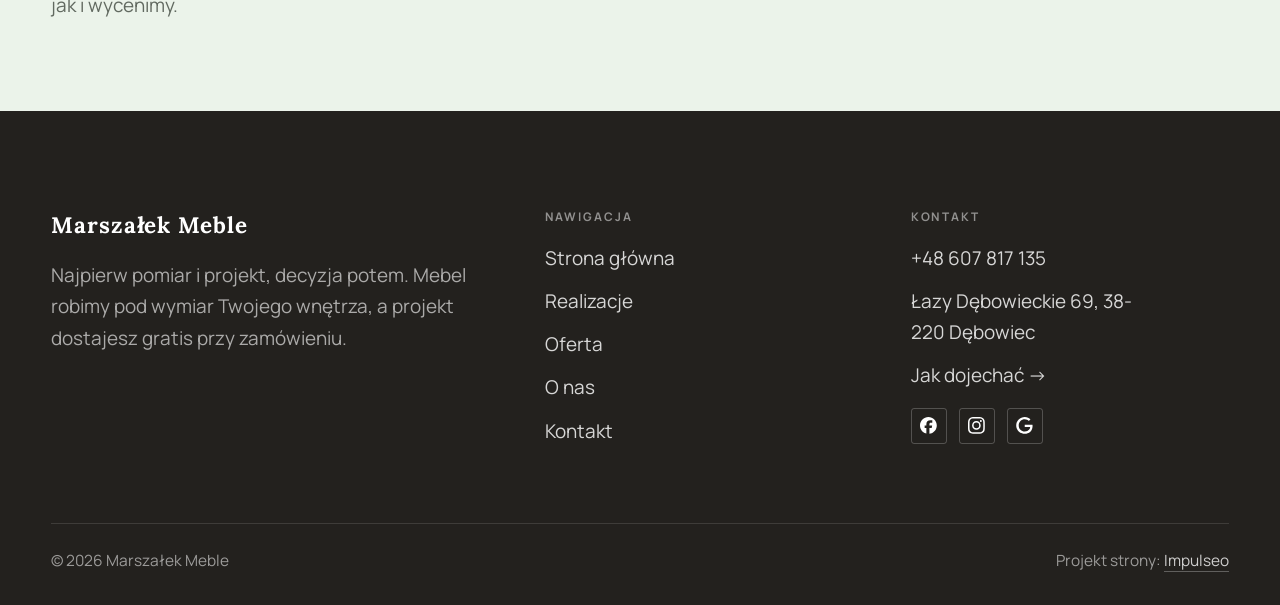
<file: o-nas.html>
<!DOCTYPE html>
<html lang="pl">
<head>
<meta charset="UTF-8">
<meta name="viewport" content="width=device-width, initial-scale=1.0">
<title>O nas - Marszałek Meble</title>
<meta name="description" content="Meble na wymiar w Łazach Dębowieckich: kuchnie, szafy i zabudowy pod Twoje wnętrze. Kuchnie klasyczne i nowoczesne, szafy, meble do salonu i łazienki. Projekt gratis przy zamówieniu mebli. Zadzwoń: +48 607 817 135.">
<link rel="canonical" href="https://impulseo-pl.github.io/marszalek-meble/o-nas.html">
<meta name="robots" content="noindex, nofollow">
<meta property="og:type" content="website">
<meta property="og:locale" content="pl_PL">
<meta property="og:site_name" content="Marszałek Meble">
<meta property="og:title" content="O nas - Marszałek Meble">
<meta property="og:description" content="Meble na wymiar w Łazach Dębowieckich: kuchnie, szafy i zabudowy pod Twoje wnętrze. Kuchnie klasyczne i nowoczesne, szafy, meble do salonu i łazienki. Projekt gratis przy zamówieniu mebli. Zadzwoń: +48 607 817 135.">
<meta property="og:url" content="https://impulseo-pl.github.io/marszalek-meble/o-nas.html">
<meta property="og:image" content="https://impulseo-pl.github.io/marszalek-meble/img/og.jpg">
<meta property="og:image:width" content="1200">
<meta property="og:image:height" content="630">
<meta name="twitter:card" content="summary_large_image">
<link rel="preconnect" href="https://fonts.googleapis.com">
<link rel="preconnect" href="https://fonts.gstatic.com" crossorigin>
<link href="https://fonts.googleapis.com/css2?family=Lora:wght@500;600;700&family=Manrope:wght@400;500;600&display=swap" rel="stylesheet">
<link rel="stylesheet" href="assets/styles.css?v=1684ce15">
</head>
<body>

<header class="nav">
  <div class="wrap nav-inner">
    <a class="brand brand-has-logo" href="index.html"><img class="brand-logo" src="img/logo.png" alt="Marszałek Meble" width="135" height="145" decoding="async"></a>
    <nav class="nav-links">
      <a href="index.html">Strona główna</a>
      <a href="realizacje.html">Realizacje</a>
      <a href="oferta.html">Oferta</a>
      <a href="o-nas.html" class="active" aria-current="page">O nas</a>
      <a href="kontakt.html">Kontakt</a>
      <a href="kontakt.html" class="btn btn-accent">Zapytaj o wycenę</a>
    </nav>
    <button class="nav-toggle" aria-label="Menu"><span></span><span></span><span></span></button>
  </div>
</header>

<main>
<section class="pagehead">
  <img src="img/g4.jpg" alt="Marszałek Meble - Poznaj naszą pracownię" width="1920" height="1440" decoding="async">
  <div class="wrap">
    <span class="eyebrow">O nas</span>
    <h1>Poznaj naszą pracownię</h1>
    <p>Meble na zamówienie i wyroby z drewna. Kuchnie, szafy i meble do całego domu, klasyczne i nowoczesne.</p>
  </div>
</section>
<section>
  <div class="wrap split">
    <div class="split-art reveal"><img src="img/g5.jpg" alt="Marszałek Meble" loading="lazy" width="1540" height="1546" decoding="async"></div>
    <div class="split-copy reveal">
      <span class="eyebrow">Jak pracujemy</span>
      <h2>Meble robione pod konkretny dom</h2>
      <p class="muted">Marszałek Meble to firma z wieloletnim doświadczeniem z Łaz Dębowieckich koło Jasła. Robimy meble na zamówienie i wyroby z drewna: od kuchni, przez szafy i garderoby, po stoły, biurka i witryny.</p>
      <p class="muted">Każde zlecenie zaczynamy od rozmowy i pomiaru. Potem przygotowujemy projekt i wycenę. Projekt jest bezpłatny, gdy zamawiasz u nas meble.</p>
      <p class="muted">Lubimy obie strony stolarki: klasyczne kuchnie z frontami ramiakowymi i przeszklonymi witrynami oraz nowoczesne zabudowy z gładkimi frontami i podświetleniem.</p>
    </div>
  </div>
</section>


<section class="cta">
  <div class="wrap">
    <div class="reveal">
      <span class="eyebrow">Współpraca</span>
      <h2>Planujesz nowe meble? Zapytaj o wycenę</h2>
      <p>Bez zobowiązań - opowiedz, co trzeba zrobić, a my podpowiemy jak i wycenimy.</p>
    </div>
    <div class="cta-actions reveal">
      <a href="kontakt.html" class="btn btn-light">Zapytaj o wycenę <span class="arr">→</span></a>
      <a href="tel:+48607817135" class="btn btn-ghost btn-ghost-cta">+48 607 817 135</a>
    </div>
  </div>
</section>
</main>

<footer>
  <div class="wrap">
    <div class="foot-grid">
      <div class="foot-brand">
        <div class="name">Marszałek Meble</div>
        <p>Najpierw pomiar i projekt, decyzja potem. Mebel robimy pod wymiar Twojego wnętrza, a projekt dostajesz gratis przy zamówieniu.</p>
      </div>
      <div class="foot-col">
        <h4>Nawigacja</h4>
        <a href="index.html">Strona główna</a>
        <a href="realizacje.html">Realizacje</a>
        <a href="oferta.html">Oferta</a>
        <a href="o-nas.html">O nas</a>
        <a href="kontakt.html">Kontakt</a>
      </div>
      <div class="foot-col">
        <h4>Kontakt</h4>
        <a href="tel:+48607817135">+48 607 817 135</a>
        <p>Łazy Dębowieckie 69, 38-220 Dębowiec</p>
        <a href="https://maps.google.com/?cid=16801885365735530383&g_mp=Cidnb29nbGUubWFwcy5wbGFjZXMudjEuUGxhY2VzLlNlYXJjaFRleHQQAhgEIAA" target="_blank" rel="noopener">Jak dojechać →</a>
      <div class="foot-soc">
        <a class="soc" href="https://www.facebook.com/MarszalekMeble/" target="_blank" rel="noopener" aria-label="Facebook - Marszałek Meble"><svg viewBox="0 0 24 24" aria-hidden="true" focusable="false"><path d="M9.101 23.691v-7.98H6.627v-3.667h2.474v-1.58c0-4.085 1.848-5.978 5.858-5.978.401 0 .955.042 1.468.103a8.68 8.68 0 0 1 1.141.195v3.325a8.623 8.623 0 0 0-.653-.036 26.805 26.805 0 0 0-.733-.009c-.707 0-1.259.096-1.675.309a1.686 1.686 0 0 0-.679.622c-.258.42-.374.995-.374 1.752v1.297h3.919l-.386 2.103-.287 1.564h-3.246v8.245C19.396 23.238 24 18.179 24 12.044c0-6.627-5.373-12-12-12s-12 5.373-12 12c0 5.628 3.874 10.35 9.101 11.647Z" fill="currentColor"/></svg></a>
        <a class="soc" href="https://www.instagram.com/meblemarszalek/" target="_blank" rel="noopener" aria-label="Instagram - Marszałek Meble"><svg viewBox="0 0 24 24" aria-hidden="true" focusable="false"><path d="M7.0301.084c-1.2768.0602-2.1487.264-2.911.5634-.7888.3075-1.4575.72-2.1228 1.3877-.6652.6677-1.075 1.3368-1.3802 2.127-.2954.7638-.4956 1.6365-.552 2.914-.0564 1.2775-.0689 1.6882-.0626 4.947.0062 3.2586.0206 3.6671.0825 4.9473.061 1.2765.264 2.1482.5635 2.9107.308.7889.72 1.4573 1.388 2.1228.6679.6655 1.3365 1.0743 2.1285 1.38.7632.295 1.6361.4961 2.9134.552 1.2773.056 1.6884.069 4.9462.0627 3.2578-.0062 3.668-.0207 4.9478-.0814 1.28-.0607 2.147-.2652 2.9098-.5633.7889-.3086 1.4578-.72 2.1228-1.3881.665-.6682 1.0745-1.3378 1.3795-2.1284.2957-.7632.4966-1.636.552-2.9124.056-1.2809.0692-1.6898.063-4.948-.0063-3.2583-.021-3.6668-.0817-4.9465-.0607-1.2797-.264-2.1487-.5633-2.9117-.3084-.7889-.72-1.4568-1.3876-2.1228C21.2982 1.33 20.628.9208 19.8378.6165 19.074.321 18.2017.1197 16.9244.0645 15.6471.0093 15.236-.005 11.977.0014 8.718.0076 8.31.0215 7.0301.0839m.1402 21.6932c-1.17-.0509-1.8053-.2453-2.2287-.408-.5606-.216-.96-.4771-1.3819-.895-.422-.4178-.6811-.8186-.9-1.378-.1644-.4234-.3624-1.058-.4171-2.228-.0595-1.2645-.072-1.6442-.079-4.848-.007-3.2037.0053-3.583.0607-4.848.05-1.169.2456-1.805.408-2.2282.216-.5613.4762-.96.895-1.3816.4188-.4217.8184-.6814 1.3783-.9003.423-.1651 1.0575-.3614 2.227-.4171 1.2655-.06 1.6447-.072 4.848-.079 3.2033-.007 3.5835.005 4.8495.0608 1.169.0508 1.8053.2445 2.228.408.5608.216.96.4754 1.3816.895.4217.4194.6816.8176.9005 1.3787.1653.4217.3617 1.056.4169 2.2263.0602 1.2655.0739 1.645.0796 4.848.0058 3.203-.0055 3.5834-.061 4.848-.051 1.17-.245 1.8055-.408 2.2294-.216.5604-.4763.96-.8954 1.3814-.419.4215-.8181.6811-1.3783.9-.4224.1649-1.0577.3617-2.2262.4174-1.2656.0595-1.6448.072-4.8493.079-3.2045.007-3.5825-.006-4.848-.0608M16.953 5.5864A1.44 1.44 0 1 0 18.39 4.144a1.44 1.44 0 0 0-1.437 1.4424M5.8385 12.012c.0067 3.4032 2.7706 6.1557 6.173 6.1493 3.4026-.0065 6.157-2.7701 6.1506-6.1733-.0065-3.4032-2.771-6.1565-6.174-6.1498-3.403.0067-6.156 2.771-6.1496 6.1738M8 12.0077a4 4 0 1 1 4.008 3.9921A3.9996 3.9996 0 0 1 8 12.0077" fill="currentColor"/></svg></a>
        <a class="soc" href="https://maps.google.com/?cid=16801885365735530383&g_mp=Cidnb29nbGUubWFwcy5wbGFjZXMudjEuUGxhY2VzLlNlYXJjaFRleHQQAhgEIAA" target="_blank" rel="noopener" aria-label="Google - Marszałek Meble"><svg viewBox="0 0 24 24" aria-hidden="true" focusable="false"><path d="M12.48 10.92v3.28h7.84c-.24 1.84-.853 3.187-1.787 4.133-1.147 1.147-2.933 2.4-6.053 2.4-4.827 0-8.6-3.893-8.6-8.72s3.773-8.72 8.6-8.72c2.6 0 4.507 1.027 5.907 2.347l2.307-2.307C18.747 1.44 16.133 0 12.48 0 5.867 0 .307 5.387.307 12s5.56 12 12.173 12c3.573 0 6.267-1.173 8.373-3.36 2.16-2.16 2.84-5.213 2.84-7.667 0-.76-.053-1.467-.173-2.053H12.48z" fill="currentColor"/></svg></a>
      </div>
      </div>
    </div>
    <div class="foot-bot">
      <span>© 2026 Marszałek Meble</span>
      <span>Projekt strony: <a class="foot-credit" href="https://impulseo.pl" target="_blank" rel="noopener">Impulseo</a></span>
    </div>
  </div>
</footer>
<div class="sticky-reserve"><a class="sr-book" href="kontakt.html">Zapytaj o wycenę</a><a class="sr-call" href="tel:+48607817135" aria-label="Zadzwoń"><svg class="ico-tel" width="16" height="16" viewBox="0 0 24 24" fill="none" aria-hidden="true"><path d="M6.6 10.8a15.5 15.5 0 0 0 6.6 6.6l2.2-2.2a1 1 0 0 1 1-.24 11.4 11.4 0 0 0 3.6.58 1 1 0 0 1 1 1V20a1 1 0 0 1-1 1A17 17 0 0 1 3 4a1 1 0 0 1 1-1h3.5a1 1 0 0 1 1 1c0 1.25.2 2.46.58 3.6a1 1 0 0 1-.25 1l-2.23 2.2Z" fill="currentColor"/></svg></a></div>
<div class="demo-wazne" data-do="2026-10-15" data-cykl="3" hidden><svg class="dw-ico" width="13" height="13" viewBox="0 0 24 24" fill="none" aria-hidden="true"><circle cx="12" cy="12" r="8.6" stroke="currentColor" stroke-width="1.8"/><path d="M12 7.2V12l3.3 2" stroke="currentColor" stroke-width="1.8" stroke-linecap="round"/></svg><span class="dw-txt"></span></div>

<script src="assets/main.js"></script>
</body>
</html>
</file>
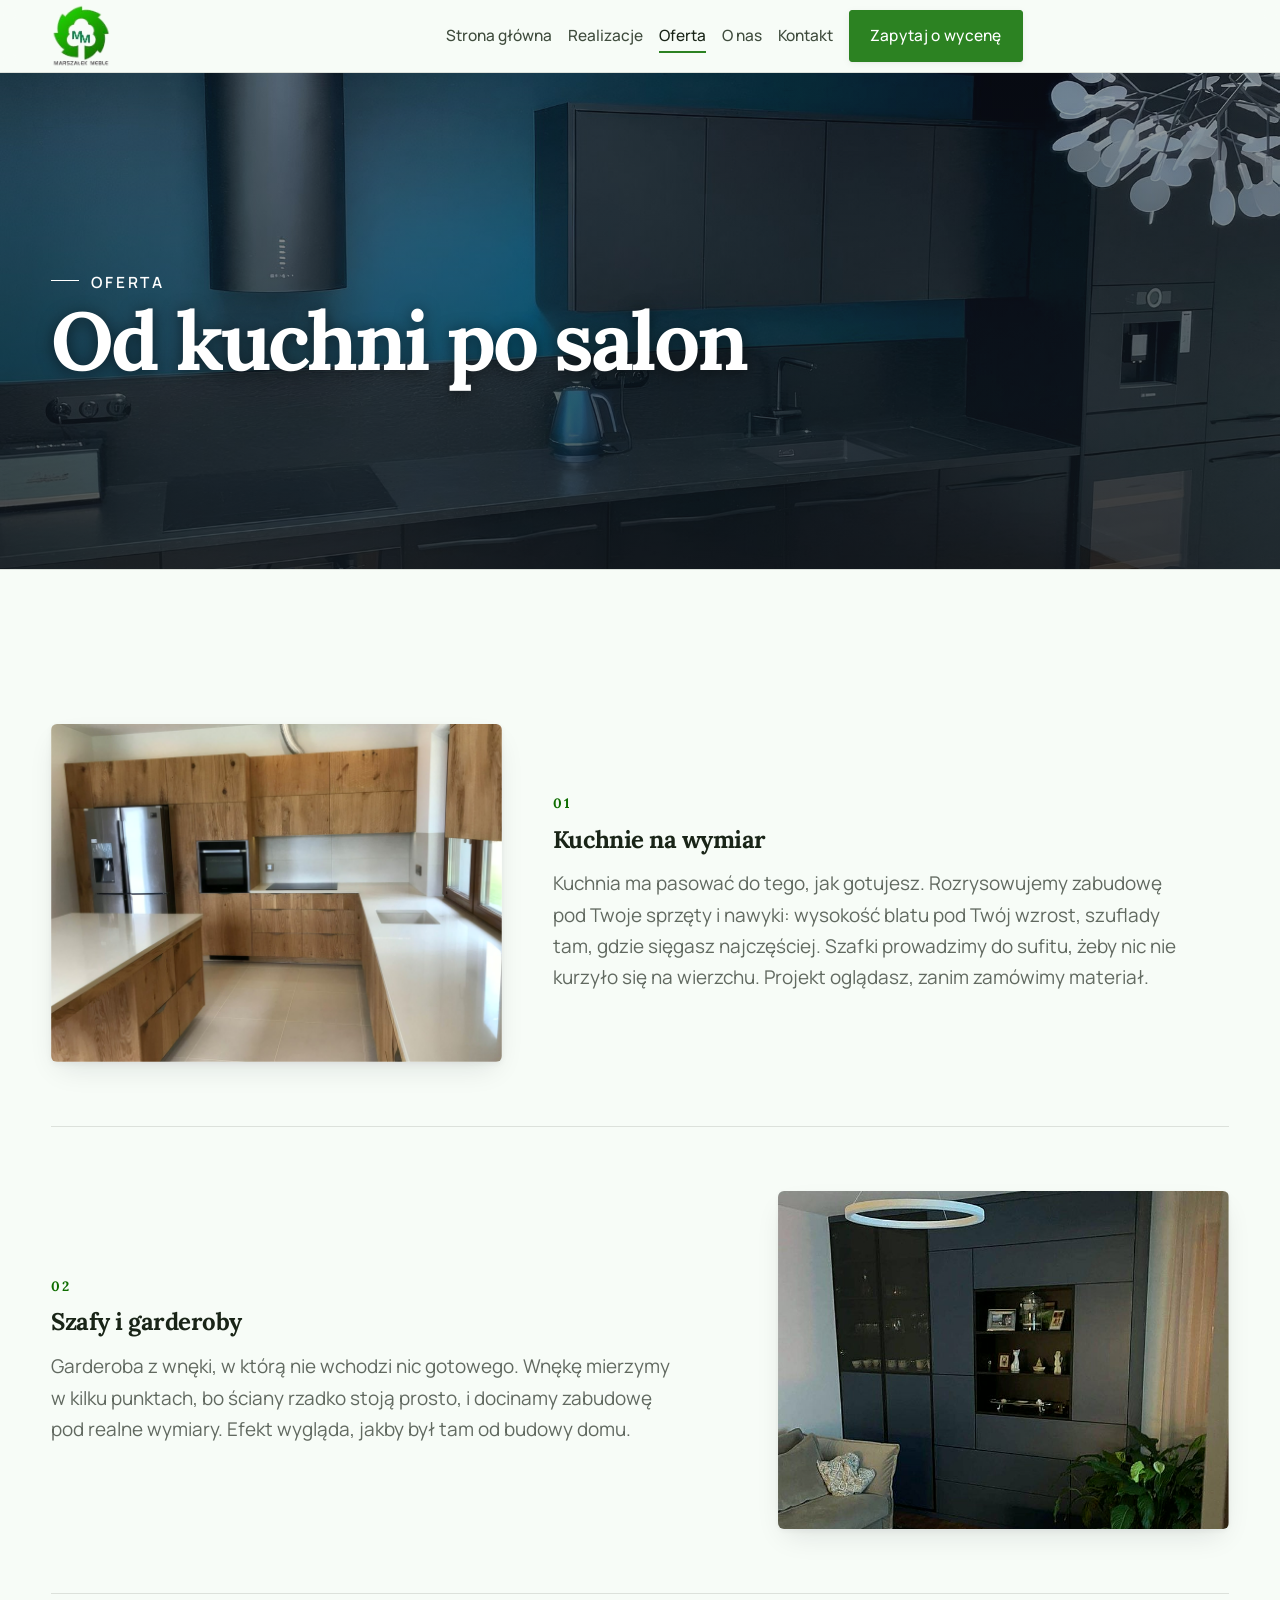
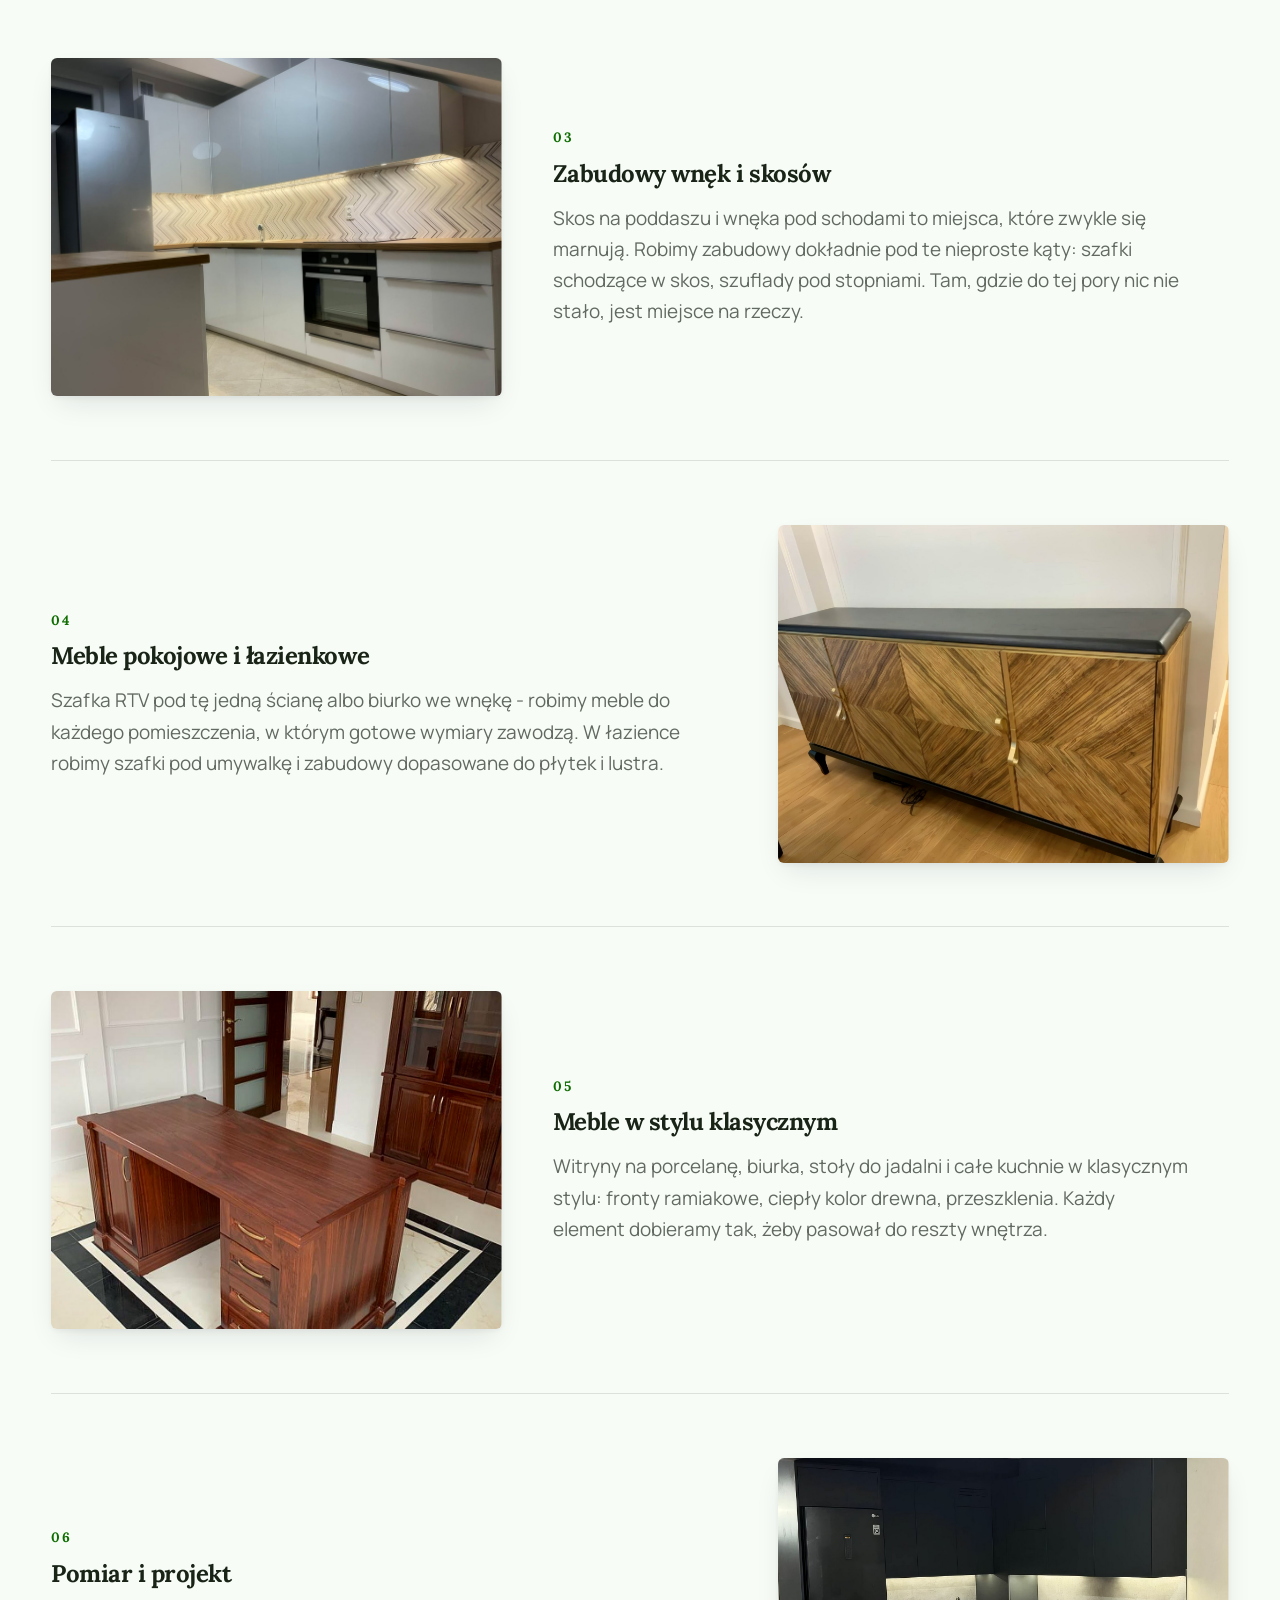
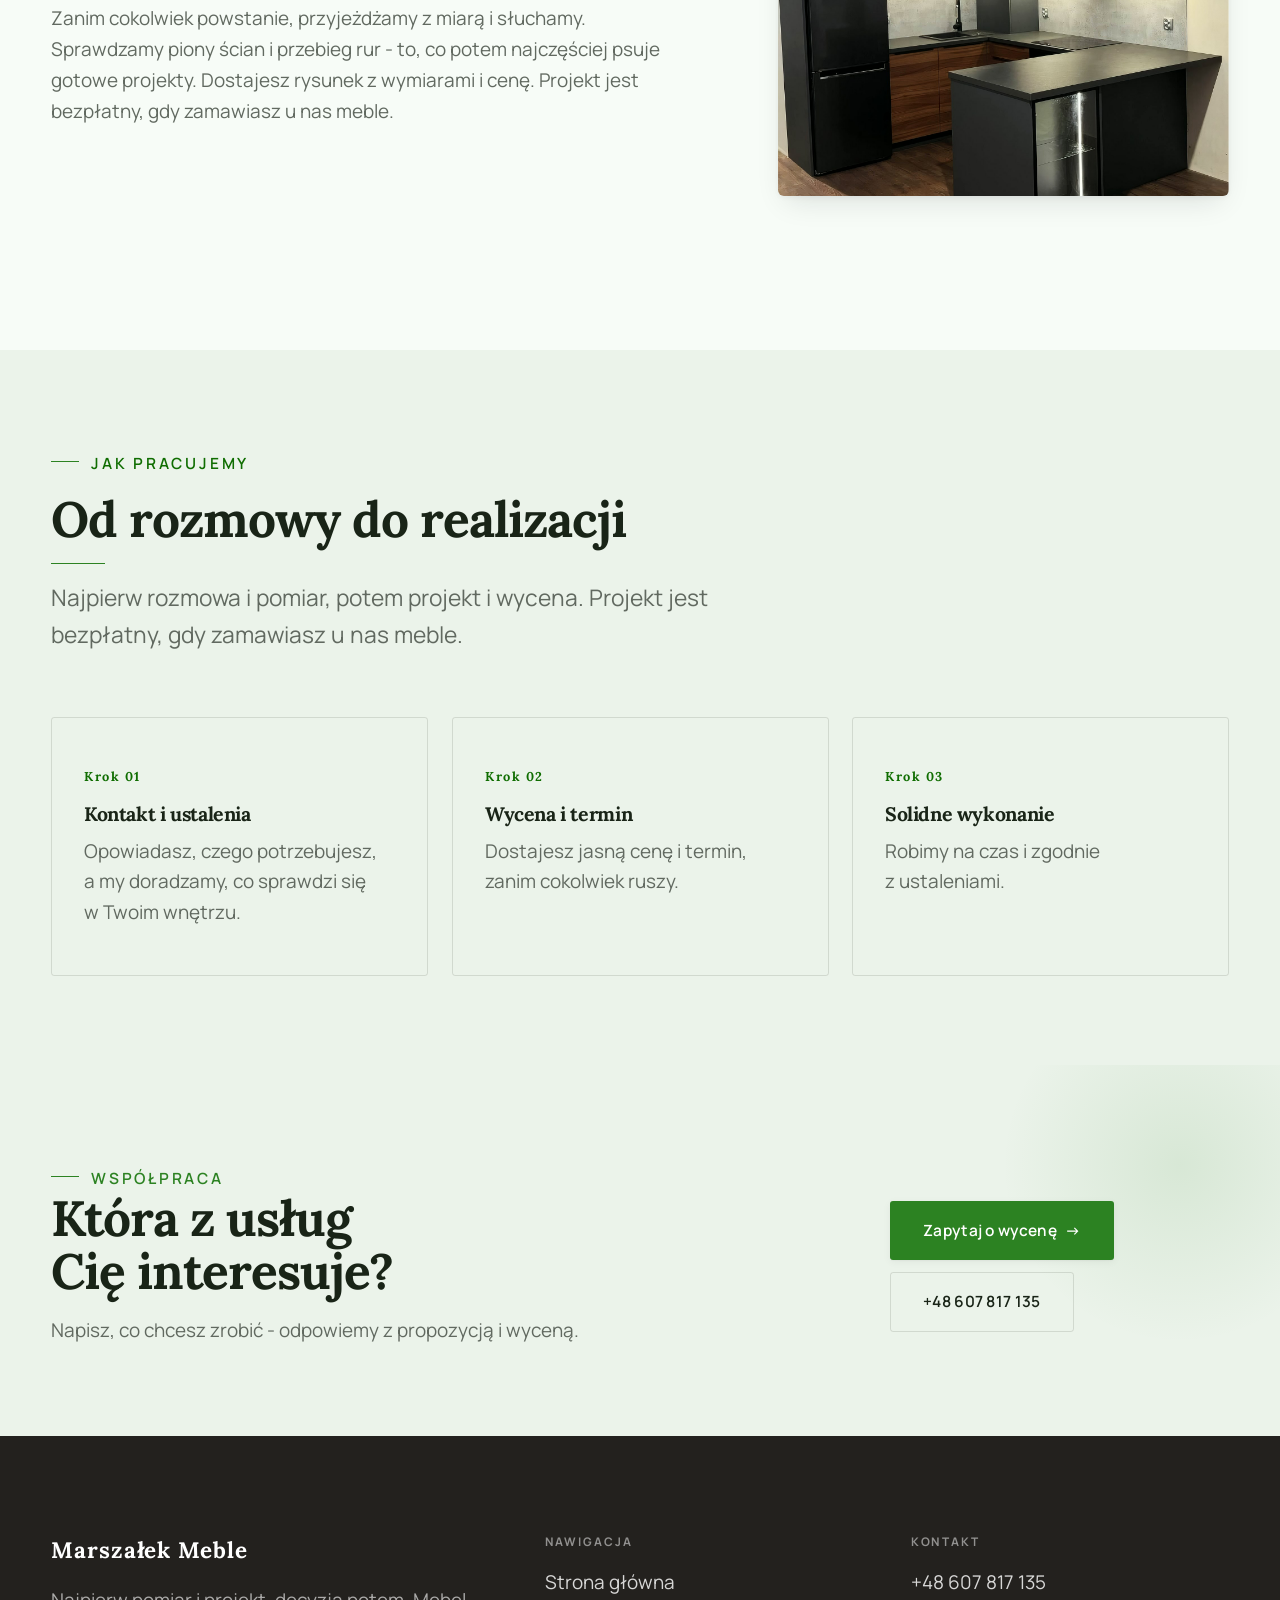
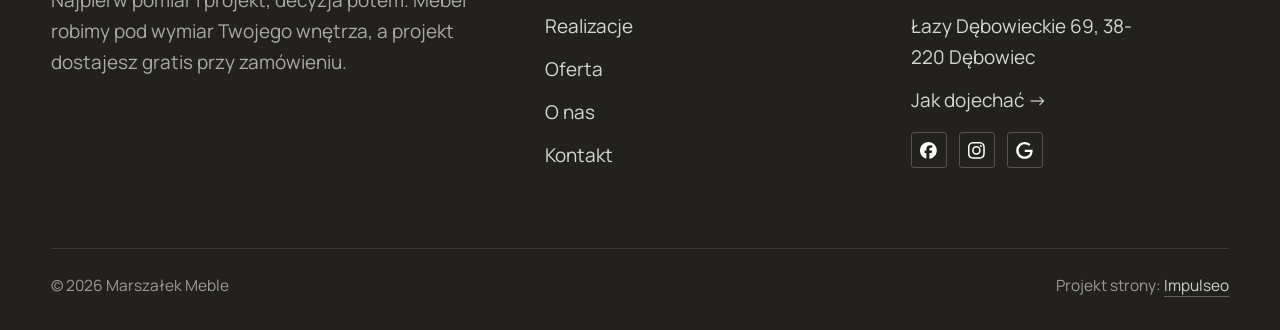
<file: oferta.html>
<!DOCTYPE html>
<html lang="pl">
<head>
<meta charset="UTF-8">
<meta name="viewport" content="width=device-width, initial-scale=1.0">
<title>Oferta - Marszałek Meble</title>
<meta name="description" content="Meble na wymiar w Łazach Dębowieckich: kuchnie, szafy i zabudowy pod Twoje wnętrze. Kuchnie klasyczne i nowoczesne, szafy, meble do salonu i łazienki. Projekt gratis przy zamówieniu mebli. Zadzwoń: +48 607 817 135.">
<link rel="canonical" href="https://impulseo-pl.github.io/marszalek-meble/oferta.html">
<meta name="robots" content="noindex, nofollow">
<meta property="og:type" content="website">
<meta property="og:locale" content="pl_PL">
<meta property="og:site_name" content="Marszałek Meble">
<meta property="og:title" content="Oferta - Marszałek Meble">
<meta property="og:description" content="Meble na wymiar w Łazach Dębowieckich: kuchnie, szafy i zabudowy pod Twoje wnętrze. Kuchnie klasyczne i nowoczesne, szafy, meble do salonu i łazienki. Projekt gratis przy zamówieniu mebli. Zadzwoń: +48 607 817 135.">
<meta property="og:url" content="https://impulseo-pl.github.io/marszalek-meble/oferta.html">
<meta property="og:image" content="https://impulseo-pl.github.io/marszalek-meble/img/og.jpg">
<meta property="og:image:width" content="1200">
<meta property="og:image:height" content="630">
<meta name="twitter:card" content="summary_large_image">
<link rel="preconnect" href="https://fonts.googleapis.com">
<link rel="preconnect" href="https://fonts.gstatic.com" crossorigin>
<link href="https://fonts.googleapis.com/css2?family=Lora:wght@500;600;700&family=Manrope:wght@400;500;600&display=swap" rel="stylesheet">
<link rel="stylesheet" href="assets/styles.css?v=1684ce15">
</head>
<body>

<header class="nav">
  <div class="wrap nav-inner">
    <a class="brand brand-has-logo" href="index.html"><img class="brand-logo" src="img/logo.png" alt="Marszałek Meble" width="135" height="145" decoding="async"></a>
    <nav class="nav-links">
      <a href="index.html">Strona główna</a>
      <a href="realizacje.html">Realizacje</a>
      <a href="oferta.html" class="active" aria-current="page">Oferta</a>
      <a href="o-nas.html">O nas</a>
      <a href="kontakt.html">Kontakt</a>
      <a href="kontakt.html" class="btn btn-accent">Zapytaj o wycenę</a>
    </nav>
    <button class="nav-toggle" aria-label="Menu"><span></span><span></span><span></span></button>
  </div>
</header>

<main>
<section class="pagehead">
  <img src="img/g3.jpg" alt="Marszałek Meble - Od kuchni po salon" width="1920" height="1534" decoding="async">
  <div class="wrap">
    <span class="eyebrow">Oferta</span>
    <h1>Od kuchni po salon</h1>
  </div>
</section>
<section>
  <div class="wrap">
    <div class="svc-row reveal">
      <div class="svc-row-art"><img src="img/g1.jpg" alt="Kuchnie na wymiar" loading="lazy" width="1860" height="1376" decoding="async"></div>
      <div>
        <span class="num">01</span>
        <h3>Kuchnie na wymiar</h3>
        <p class="muted">Kuchnia ma pasować do tego, jak gotujesz. Rozrysowujemy zabudowę pod Twoje sprzęty i nawyki: wysokość blatu pod Twój wzrost, szuflady tam, gdzie sięgasz najczęściej. Szafki prowadzimy do sufitu, żeby nic nie kurzyło się na wierzchu. Projekt oglądasz, zanim zamówimy materiał.</p>
      </div>
    </div>
    <div class="svc-row rev reveal">
      <div class="svc-row-art"><img src="img/g16.jpg" alt="Szafy i garderoby" loading="lazy" width="761" height="761" decoding="async"></div>
      <div>
        <span class="num">02</span>
        <h3>Szafy i garderoby</h3>
        <p class="muted">Garderoba z wnęki, w którą nie wchodzi nic gotowego. Wnękę mierzymy w kilku punktach, bo ściany rzadko stoją prosto, i docinamy zabudowę pod realne wymiary. Efekt wygląda, jakby był tam od budowy domu.</p>
      </div>
    </div>
    <div class="svc-row reveal">
      <div class="svc-row-art"><img src="img/g12.jpg" alt="Zabudowy wnęk i skosów" loading="lazy" width="1854" height="1368" decoding="async"></div>
      <div>
        <span class="num">03</span>
        <h3>Zabudowy wnęk i skosów</h3>
        <p class="muted">Skos na poddaszu i wnęka pod schodami to miejsca, które zwykle się marnują. Robimy zabudowy dokładnie pod te nieproste kąty: szafki schodzące w skos, szuflady pod stopniami. Tam, gdzie do tej pory nic nie stało, jest miejsce na rzeczy.</p>
      </div>
    </div>
    <div class="svc-row rev reveal">
      <div class="svc-row-art"><img src="img/about.jpg" alt="Meble pokojowe i łazienkowe" loading="lazy" width="1810" height="1314" decoding="async"></div>
      <div>
        <span class="num">04</span>
        <h3>Meble pokojowe i łazienkowe</h3>
        <p class="muted">Szafka RTV pod tę jedną ścianę albo biurko we wnękę - robimy meble do każdego pomieszczenia, w którym gotowe wymiary zawodzą. W łazience robimy szafki pod umywalkę i zabudowy dopasowane do płytek i lustra.</p>
      </div>
    </div>
    <div class="svc-row reveal">
      <div class="svc-row-art"><img src="img/g15.jpg" alt="Meble w stylu klasycznym" loading="lazy" width="1024" height="1024" decoding="async"></div>
      <div>
        <span class="num">05</span>
        <h3>Meble w stylu klasycznym</h3>
        <p class="muted">Witryny na porcelanę, biurka, stoły do jadalni i całe kuchnie w klasycznym stylu: fronty ramiakowe, ciepły kolor drewna, przeszklenia. Każdy element dobieramy tak, żeby pasował do reszty wnętrza.</p>
      </div>
    </div>
    <div class="svc-row rev reveal">
      <div class="svc-row-art"><img src="img/g2.jpg" alt="Pomiar i projekt" loading="lazy" width="1600" height="1600" decoding="async"></div>
      <div>
        <span class="num">06</span>
        <h3>Pomiar i projekt</h3>
        <p class="muted">Zanim cokolwiek powstanie, przyjeżdżamy z miarą i słuchamy. Sprawdzamy piony ścian i przebieg rur - to, co potem najczęściej psuje gotowe projekty. Dostajesz rysunek z wymiarami i cenę. Projekt jest bezpłatny, gdy zamawiasz u nas meble.</p>
      </div>
    </div>
  </div>
</section>
<section class="trust">
  <div class="wrap">
    <div class="head reveal">
      <span class="eyebrow">Jak pracujemy</span>
      <h2>Od rozmowy do realizacji</h2>
      <p>Najpierw rozmowa i pomiar, potem projekt i wycena. Projekt jest bezpłatny, gdy zamawiasz u nas meble.</p>
    </div>
    <div class="svc-grid">
      <div class="svc reveal"><div class="ic">Krok 01</div><h3>Kontakt i ustalenia</h3><p>Opowiadasz, czego potrzebujesz, a my doradzamy, co sprawdzi się w Twoim wnętrzu.</p></div>
      <div class="svc reveal"><div class="ic">Krok 02</div><h3>Wycena i termin</h3><p>Dostajesz jasną cenę i termin, zanim cokolwiek ruszy.</p></div>
      <div class="svc reveal"><div class="ic">Krok 03</div><h3>Solidne wykonanie</h3><p>Robimy na czas i zgodnie z ustaleniami.</p></div>
    </div>
  </div>
</section>
<section class="cta">
  <div class="wrap">
    <div class="reveal">
      <span class="eyebrow">Współpraca</span>
      <h2>Która z usług Cię interesuje?</h2>
      <p>Napisz, co chcesz zrobić - odpowiemy z propozycją i wyceną.</p>
    </div>
    <div class="cta-actions reveal">
      <a href="kontakt.html" class="btn btn-light">Zapytaj o wycenę <span class="arr">→</span></a>
      <a href="tel:+48607817135" class="btn btn-ghost btn-ghost-cta">+48 607 817 135</a>
    </div>
  </div>
</section>
</main>

<footer>
  <div class="wrap">
    <div class="foot-grid">
      <div class="foot-brand">
        <div class="name">Marszałek Meble</div>
        <p>Najpierw pomiar i projekt, decyzja potem. Mebel robimy pod wymiar Twojego wnętrza, a projekt dostajesz gratis przy zamówieniu.</p>
      </div>
      <div class="foot-col">
        <h4>Nawigacja</h4>
        <a href="index.html">Strona główna</a>
        <a href="realizacje.html">Realizacje</a>
        <a href="oferta.html">Oferta</a>
        <a href="o-nas.html">O nas</a>
        <a href="kontakt.html">Kontakt</a>
      </div>
      <div class="foot-col">
        <h4>Kontakt</h4>
        <a href="tel:+48607817135">+48 607 817 135</a>
        <p>Łazy Dębowieckie 69, 38-220 Dębowiec</p>
        <a href="https://maps.google.com/?cid=16801885365735530383&g_mp=Cidnb29nbGUubWFwcy5wbGFjZXMudjEuUGxhY2VzLlNlYXJjaFRleHQQAhgEIAA" target="_blank" rel="noopener">Jak dojechać →</a>
      <div class="foot-soc">
        <a class="soc" href="https://www.facebook.com/MarszalekMeble/" target="_blank" rel="noopener" aria-label="Facebook - Marszałek Meble"><svg viewBox="0 0 24 24" aria-hidden="true" focusable="false"><path d="M9.101 23.691v-7.98H6.627v-3.667h2.474v-1.58c0-4.085 1.848-5.978 5.858-5.978.401 0 .955.042 1.468.103a8.68 8.68 0 0 1 1.141.195v3.325a8.623 8.623 0 0 0-.653-.036 26.805 26.805 0 0 0-.733-.009c-.707 0-1.259.096-1.675.309a1.686 1.686 0 0 0-.679.622c-.258.42-.374.995-.374 1.752v1.297h3.919l-.386 2.103-.287 1.564h-3.246v8.245C19.396 23.238 24 18.179 24 12.044c0-6.627-5.373-12-12-12s-12 5.373-12 12c0 5.628 3.874 10.35 9.101 11.647Z" fill="currentColor"/></svg></a>
        <a class="soc" href="https://www.instagram.com/meblemarszalek/" target="_blank" rel="noopener" aria-label="Instagram - Marszałek Meble"><svg viewBox="0 0 24 24" aria-hidden="true" focusable="false"><path d="M7.0301.084c-1.2768.0602-2.1487.264-2.911.5634-.7888.3075-1.4575.72-2.1228 1.3877-.6652.6677-1.075 1.3368-1.3802 2.127-.2954.7638-.4956 1.6365-.552 2.914-.0564 1.2775-.0689 1.6882-.0626 4.947.0062 3.2586.0206 3.6671.0825 4.9473.061 1.2765.264 2.1482.5635 2.9107.308.7889.72 1.4573 1.388 2.1228.6679.6655 1.3365 1.0743 2.1285 1.38.7632.295 1.6361.4961 2.9134.552 1.2773.056 1.6884.069 4.9462.0627 3.2578-.0062 3.668-.0207 4.9478-.0814 1.28-.0607 2.147-.2652 2.9098-.5633.7889-.3086 1.4578-.72 2.1228-1.3881.665-.6682 1.0745-1.3378 1.3795-2.1284.2957-.7632.4966-1.636.552-2.9124.056-1.2809.0692-1.6898.063-4.948-.0063-3.2583-.021-3.6668-.0817-4.9465-.0607-1.2797-.264-2.1487-.5633-2.9117-.3084-.7889-.72-1.4568-1.3876-2.1228C21.2982 1.33 20.628.9208 19.8378.6165 19.074.321 18.2017.1197 16.9244.0645 15.6471.0093 15.236-.005 11.977.0014 8.718.0076 8.31.0215 7.0301.0839m.1402 21.6932c-1.17-.0509-1.8053-.2453-2.2287-.408-.5606-.216-.96-.4771-1.3819-.895-.422-.4178-.6811-.8186-.9-1.378-.1644-.4234-.3624-1.058-.4171-2.228-.0595-1.2645-.072-1.6442-.079-4.848-.007-3.2037.0053-3.583.0607-4.848.05-1.169.2456-1.805.408-2.2282.216-.5613.4762-.96.895-1.3816.4188-.4217.8184-.6814 1.3783-.9003.423-.1651 1.0575-.3614 2.227-.4171 1.2655-.06 1.6447-.072 4.848-.079 3.2033-.007 3.5835.005 4.8495.0608 1.169.0508 1.8053.2445 2.228.408.5608.216.96.4754 1.3816.895.4217.4194.6816.8176.9005 1.3787.1653.4217.3617 1.056.4169 2.2263.0602 1.2655.0739 1.645.0796 4.848.0058 3.203-.0055 3.5834-.061 4.848-.051 1.17-.245 1.8055-.408 2.2294-.216.5604-.4763.96-.8954 1.3814-.419.4215-.8181.6811-1.3783.9-.4224.1649-1.0577.3617-2.2262.4174-1.2656.0595-1.6448.072-4.8493.079-3.2045.007-3.5825-.006-4.848-.0608M16.953 5.5864A1.44 1.44 0 1 0 18.39 4.144a1.44 1.44 0 0 0-1.437 1.4424M5.8385 12.012c.0067 3.4032 2.7706 6.1557 6.173 6.1493 3.4026-.0065 6.157-2.7701 6.1506-6.1733-.0065-3.4032-2.771-6.1565-6.174-6.1498-3.403.0067-6.156 2.771-6.1496 6.1738M8 12.0077a4 4 0 1 1 4.008 3.9921A3.9996 3.9996 0 0 1 8 12.0077" fill="currentColor"/></svg></a>
        <a class="soc" href="https://maps.google.com/?cid=16801885365735530383&g_mp=Cidnb29nbGUubWFwcy5wbGFjZXMudjEuUGxhY2VzLlNlYXJjaFRleHQQAhgEIAA" target="_blank" rel="noopener" aria-label="Google - Marszałek Meble"><svg viewBox="0 0 24 24" aria-hidden="true" focusable="false"><path d="M12.48 10.92v3.28h7.84c-.24 1.84-.853 3.187-1.787 4.133-1.147 1.147-2.933 2.4-6.053 2.4-4.827 0-8.6-3.893-8.6-8.72s3.773-8.72 8.6-8.72c2.6 0 4.507 1.027 5.907 2.347l2.307-2.307C18.747 1.44 16.133 0 12.48 0 5.867 0 .307 5.387.307 12s5.56 12 12.173 12c3.573 0 6.267-1.173 8.373-3.36 2.16-2.16 2.84-5.213 2.84-7.667 0-.76-.053-1.467-.173-2.053H12.48z" fill="currentColor"/></svg></a>
      </div>
      </div>
    </div>
    <div class="foot-bot">
      <span>© 2026 Marszałek Meble</span>
      <span>Projekt strony: <a class="foot-credit" href="https://impulseo.pl" target="_blank" rel="noopener">Impulseo</a></span>
    </div>
  </div>
</footer>
<div class="sticky-reserve"><a class="sr-book" href="kontakt.html">Zapytaj o wycenę</a><a class="sr-call" href="tel:+48607817135" aria-label="Zadzwoń"><svg class="ico-tel" width="16" height="16" viewBox="0 0 24 24" fill="none" aria-hidden="true"><path d="M6.6 10.8a15.5 15.5 0 0 0 6.6 6.6l2.2-2.2a1 1 0 0 1 1-.24 11.4 11.4 0 0 0 3.6.58 1 1 0 0 1 1 1V20a1 1 0 0 1-1 1A17 17 0 0 1 3 4a1 1 0 0 1 1-1h3.5a1 1 0 0 1 1 1c0 1.25.2 2.46.58 3.6a1 1 0 0 1-.25 1l-2.23 2.2Z" fill="currentColor"/></svg></a></div>
<div class="demo-wazne" data-do="2026-10-15" data-cykl="3" hidden><svg class="dw-ico" width="13" height="13" viewBox="0 0 24 24" fill="none" aria-hidden="true"><circle cx="12" cy="12" r="8.6" stroke="currentColor" stroke-width="1.8"/><path d="M12 7.2V12l3.3 2" stroke="currentColor" stroke-width="1.8" stroke-linecap="round"/></svg><span class="dw-txt"></span></div>

<script src="assets/main.js"></script>
</body>
</html>
</file>
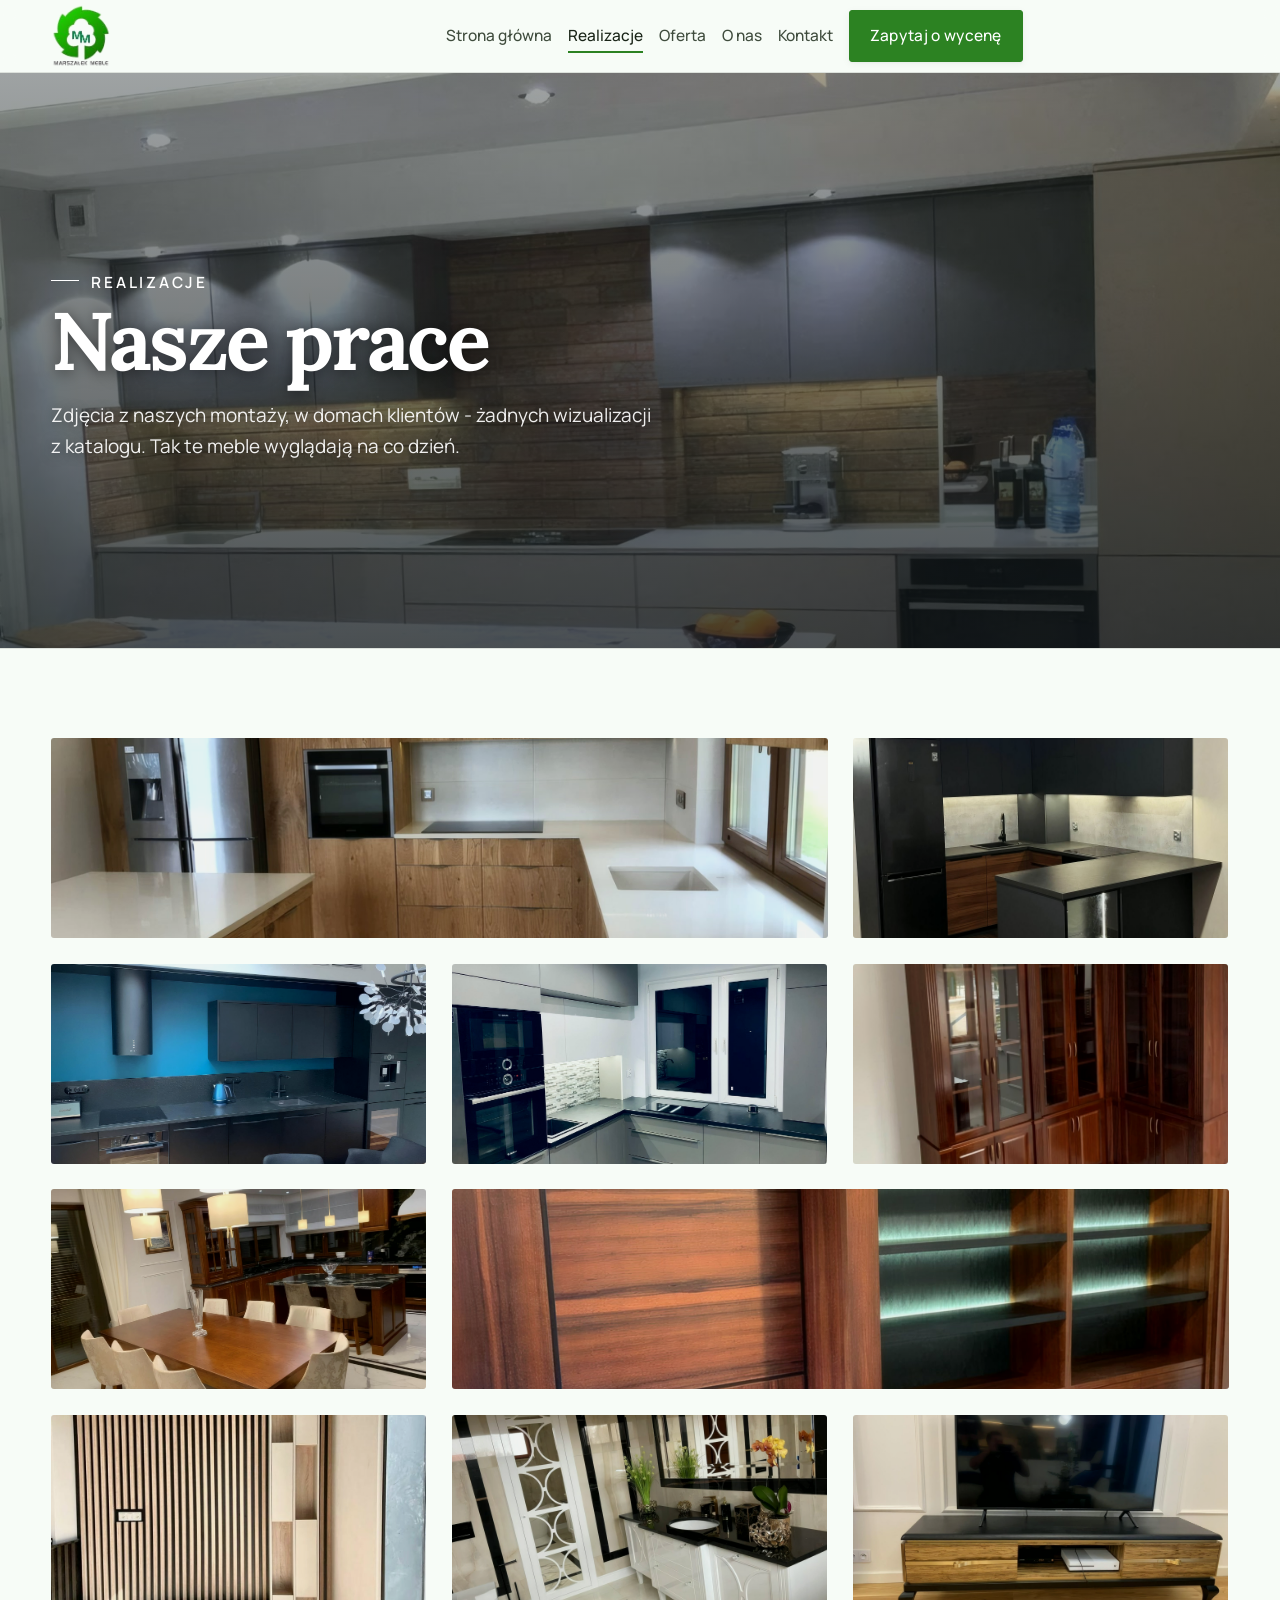
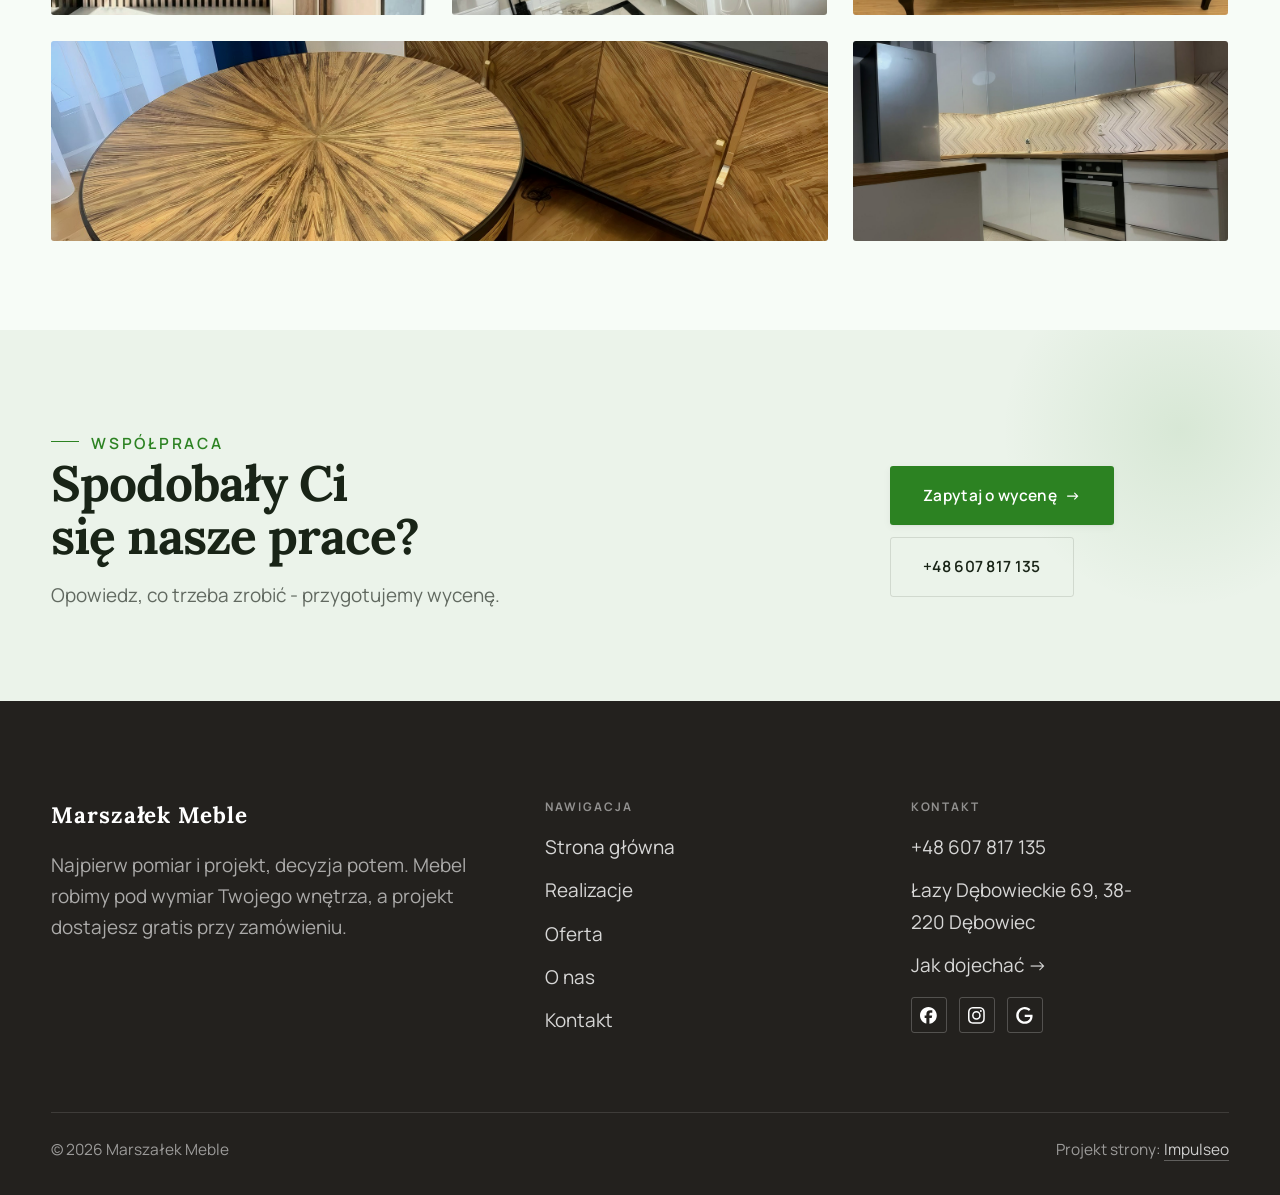
<file: realizacje.html>
<!DOCTYPE html>
<html lang="pl">
<head>
<meta charset="UTF-8">
<meta name="viewport" content="width=device-width, initial-scale=1.0">
<title>Realizacje - Marszałek Meble</title>
<meta name="description" content="Realizacje Marszałek Meble: Kuchnia na wymiar, Szafa wnękowa, Garderoba, Zabudowa pod skosem, Blat z litego drewna">
<link rel="canonical" href="https://impulseo-pl.github.io/marszalek-meble/realizacje.html">
<meta name="robots" content="noindex, nofollow">
<meta property="og:type" content="website">
<meta property="og:locale" content="pl_PL">
<meta property="og:site_name" content="Marszałek Meble">
<meta property="og:title" content="Realizacje - Marszałek Meble">
<meta property="og:description" content="Realizacje Marszałek Meble: Kuchnia na wymiar, Szafa wnękowa, Garderoba, Zabudowa pod skosem, Blat z litego drewna">
<meta property="og:url" content="https://impulseo-pl.github.io/marszalek-meble/realizacje.html">
<meta property="og:image" content="https://impulseo-pl.github.io/marszalek-meble/img/og.jpg">
<meta property="og:image:width" content="1200">
<meta property="og:image:height" content="630">
<meta name="twitter:card" content="summary_large_image">
<link rel="preconnect" href="https://fonts.googleapis.com">
<link rel="preconnect" href="https://fonts.gstatic.com" crossorigin>
<link href="https://fonts.googleapis.com/css2?family=Lora:wght@500;600;700&family=Manrope:wght@400;500;600&display=swap" rel="stylesheet">
<link rel="stylesheet" href="assets/styles.css?v=1684ce15">
</head>
<body>

<header class="nav">
  <div class="wrap nav-inner">
    <a class="brand brand-has-logo" href="index.html"><img class="brand-logo" src="img/logo.png" alt="Marszałek Meble" width="135" height="145" decoding="async"></a>
    <nav class="nav-links">
      <a href="index.html">Strona główna</a>
      <a href="realizacje.html" class="active" aria-current="page">Realizacje</a>
      <a href="oferta.html">Oferta</a>
      <a href="o-nas.html">O nas</a>
      <a href="kontakt.html">Kontakt</a>
      <a href="kontakt.html" class="btn btn-accent">Zapytaj o wycenę</a>
    </nav>
    <button class="nav-toggle" aria-label="Menu"><span></span><span></span><span></span></button>
  </div>
</header>

<main>
<section class="pagehead">
  <img src="img/g13.jpg" alt="Marszałek Meble - Nasze prace" width="1838" height="1264" decoding="async">
  <div class="wrap">
    <span class="eyebrow">Realizacje</span>
    <h1>Nasze prace</h1>
    <p>Zdjęcia z naszych montaży, w domach klientów - żadnych wizualizacji z katalogu. Tak te meble wyglądają na co dzień.</p>
  </div>
</section>
<section>
  <div class="wrap">
    <div class="gallery">
      <div class="tile t-two3 reveal"><img src="img/g1.jpg" alt="Marszałek Meble" loading="lazy" width="1860" height="1376" decoding="async"></div>
      <div class="tile t-third reveal"><img src="img/g2.jpg" alt="Marszałek Meble" loading="lazy" width="1600" height="1600" decoding="async"></div>
      <div class="tile t-third reveal"><img src="img/g3.jpg" alt="Marszałek Meble" loading="lazy" width="1920" height="1534" decoding="async"></div>
      <div class="tile t-third reveal"><img src="img/g4.jpg" alt="Marszałek Meble" loading="lazy" width="1920" height="1440" decoding="async"></div>
      <div class="tile t-third reveal"><img src="img/g5.jpg" alt="Marszałek Meble" loading="lazy" width="1540" height="1546" decoding="async"></div>
      <div class="tile t-third reveal"><img src="img/g6.jpg" alt="Marszałek Meble" loading="lazy" width="1854" height="1368" decoding="async"></div>
      <div class="tile t-two3 reveal"><img src="img/g7.jpg" alt="Marszałek Meble" loading="lazy" width="1798" height="1294" decoding="async"></div>
      <div class="tile t-third reveal"><img src="img/g8.jpg" alt="Marszałek Meble" loading="lazy" width="920" height="848" decoding="async"></div>
      <div class="tile t-third reveal"><img src="img/g9.jpg" alt="Marszałek Meble" loading="lazy" width="1828" height="1334" decoding="async"></div>
      <div class="tile t-third reveal"><img src="img/g10.jpg" alt="Marszałek Meble" loading="lazy" width="1816" height="1318" decoding="async"></div>
      <div class="tile t-two3 reveal"><img src="img/g11.jpg" alt="Marszałek Meble" loading="lazy" width="1920" height="1445" decoding="async"></div>
      <div class="tile t-third reveal"><img src="img/g12.jpg" alt="Marszałek Meble" loading="lazy" width="1854" height="1368" decoding="async"></div>
    </div>
  </div>
</section>
<section class="cta">
  <div class="wrap">
    <div class="reveal">
      <span class="eyebrow">Współpraca</span>
      <h2>Spodobały Ci się nasze prace?</h2>
      <p>Opowiedz, co trzeba zrobić - przygotujemy wycenę.</p>
    </div>
    <div class="cta-actions reveal">
      <a href="kontakt.html" class="btn btn-light">Zapytaj o wycenę <span class="arr">→</span></a>
      <a href="tel:+48607817135" class="btn btn-ghost btn-ghost-cta">+48 607 817 135</a>
    </div>
  </div>
</section>
</main>

<footer>
  <div class="wrap">
    <div class="foot-grid">
      <div class="foot-brand">
        <div class="name">Marszałek Meble</div>
        <p>Najpierw pomiar i projekt, decyzja potem. Mebel robimy pod wymiar Twojego wnętrza, a projekt dostajesz gratis przy zamówieniu.</p>
      </div>
      <div class="foot-col">
        <h4>Nawigacja</h4>
        <a href="index.html">Strona główna</a>
        <a href="realizacje.html">Realizacje</a>
        <a href="oferta.html">Oferta</a>
        <a href="o-nas.html">O nas</a>
        <a href="kontakt.html">Kontakt</a>
      </div>
      <div class="foot-col">
        <h4>Kontakt</h4>
        <a href="tel:+48607817135">+48 607 817 135</a>
        <p>Łazy Dębowieckie 69, 38-220 Dębowiec</p>
        <a href="https://maps.google.com/?cid=16801885365735530383&g_mp=Cidnb29nbGUubWFwcy5wbGFjZXMudjEuUGxhY2VzLlNlYXJjaFRleHQQAhgEIAA" target="_blank" rel="noopener">Jak dojechać →</a>
      <div class="foot-soc">
        <a class="soc" href="https://www.facebook.com/MarszalekMeble/" target="_blank" rel="noopener" aria-label="Facebook - Marszałek Meble"><svg viewBox="0 0 24 24" aria-hidden="true" focusable="false"><path d="M9.101 23.691v-7.98H6.627v-3.667h2.474v-1.58c0-4.085 1.848-5.978 5.858-5.978.401 0 .955.042 1.468.103a8.68 8.68 0 0 1 1.141.195v3.325a8.623 8.623 0 0 0-.653-.036 26.805 26.805 0 0 0-.733-.009c-.707 0-1.259.096-1.675.309a1.686 1.686 0 0 0-.679.622c-.258.42-.374.995-.374 1.752v1.297h3.919l-.386 2.103-.287 1.564h-3.246v8.245C19.396 23.238 24 18.179 24 12.044c0-6.627-5.373-12-12-12s-12 5.373-12 12c0 5.628 3.874 10.35 9.101 11.647Z" fill="currentColor"/></svg></a>
        <a class="soc" href="https://www.instagram.com/meblemarszalek/" target="_blank" rel="noopener" aria-label="Instagram - Marszałek Meble"><svg viewBox="0 0 24 24" aria-hidden="true" focusable="false"><path d="M7.0301.084c-1.2768.0602-2.1487.264-2.911.5634-.7888.3075-1.4575.72-2.1228 1.3877-.6652.6677-1.075 1.3368-1.3802 2.127-.2954.7638-.4956 1.6365-.552 2.914-.0564 1.2775-.0689 1.6882-.0626 4.947.0062 3.2586.0206 3.6671.0825 4.9473.061 1.2765.264 2.1482.5635 2.9107.308.7889.72 1.4573 1.388 2.1228.6679.6655 1.3365 1.0743 2.1285 1.38.7632.295 1.6361.4961 2.9134.552 1.2773.056 1.6884.069 4.9462.0627 3.2578-.0062 3.668-.0207 4.9478-.0814 1.28-.0607 2.147-.2652 2.9098-.5633.7889-.3086 1.4578-.72 2.1228-1.3881.665-.6682 1.0745-1.3378 1.3795-2.1284.2957-.7632.4966-1.636.552-2.9124.056-1.2809.0692-1.6898.063-4.948-.0063-3.2583-.021-3.6668-.0817-4.9465-.0607-1.2797-.264-2.1487-.5633-2.9117-.3084-.7889-.72-1.4568-1.3876-2.1228C21.2982 1.33 20.628.9208 19.8378.6165 19.074.321 18.2017.1197 16.9244.0645 15.6471.0093 15.236-.005 11.977.0014 8.718.0076 8.31.0215 7.0301.0839m.1402 21.6932c-1.17-.0509-1.8053-.2453-2.2287-.408-.5606-.216-.96-.4771-1.3819-.895-.422-.4178-.6811-.8186-.9-1.378-.1644-.4234-.3624-1.058-.4171-2.228-.0595-1.2645-.072-1.6442-.079-4.848-.007-3.2037.0053-3.583.0607-4.848.05-1.169.2456-1.805.408-2.2282.216-.5613.4762-.96.895-1.3816.4188-.4217.8184-.6814 1.3783-.9003.423-.1651 1.0575-.3614 2.227-.4171 1.2655-.06 1.6447-.072 4.848-.079 3.2033-.007 3.5835.005 4.8495.0608 1.169.0508 1.8053.2445 2.228.408.5608.216.96.4754 1.3816.895.4217.4194.6816.8176.9005 1.3787.1653.4217.3617 1.056.4169 2.2263.0602 1.2655.0739 1.645.0796 4.848.0058 3.203-.0055 3.5834-.061 4.848-.051 1.17-.245 1.8055-.408 2.2294-.216.5604-.4763.96-.8954 1.3814-.419.4215-.8181.6811-1.3783.9-.4224.1649-1.0577.3617-2.2262.4174-1.2656.0595-1.6448.072-4.8493.079-3.2045.007-3.5825-.006-4.848-.0608M16.953 5.5864A1.44 1.44 0 1 0 18.39 4.144a1.44 1.44 0 0 0-1.437 1.4424M5.8385 12.012c.0067 3.4032 2.7706 6.1557 6.173 6.1493 3.4026-.0065 6.157-2.7701 6.1506-6.1733-.0065-3.4032-2.771-6.1565-6.174-6.1498-3.403.0067-6.156 2.771-6.1496 6.1738M8 12.0077a4 4 0 1 1 4.008 3.9921A3.9996 3.9996 0 0 1 8 12.0077" fill="currentColor"/></svg></a>
        <a class="soc" href="https://maps.google.com/?cid=16801885365735530383&g_mp=Cidnb29nbGUubWFwcy5wbGFjZXMudjEuUGxhY2VzLlNlYXJjaFRleHQQAhgEIAA" target="_blank" rel="noopener" aria-label="Google - Marszałek Meble"><svg viewBox="0 0 24 24" aria-hidden="true" focusable="false"><path d="M12.48 10.92v3.28h7.84c-.24 1.84-.853 3.187-1.787 4.133-1.147 1.147-2.933 2.4-6.053 2.4-4.827 0-8.6-3.893-8.6-8.72s3.773-8.72 8.6-8.72c2.6 0 4.507 1.027 5.907 2.347l2.307-2.307C18.747 1.44 16.133 0 12.48 0 5.867 0 .307 5.387.307 12s5.56 12 12.173 12c3.573 0 6.267-1.173 8.373-3.36 2.16-2.16 2.84-5.213 2.84-7.667 0-.76-.053-1.467-.173-2.053H12.48z" fill="currentColor"/></svg></a>
      </div>
      </div>
    </div>
    <div class="foot-bot">
      <span>© 2026 Marszałek Meble</span>
      <span>Projekt strony: <a class="foot-credit" href="https://impulseo.pl" target="_blank" rel="noopener">Impulseo</a></span>
    </div>
  </div>
</footer>
<div class="sticky-reserve"><a class="sr-book" href="kontakt.html">Zapytaj o wycenę</a><a class="sr-call" href="tel:+48607817135" aria-label="Zadzwoń"><svg class="ico-tel" width="16" height="16" viewBox="0 0 24 24" fill="none" aria-hidden="true"><path d="M6.6 10.8a15.5 15.5 0 0 0 6.6 6.6l2.2-2.2a1 1 0 0 1 1-.24 11.4 11.4 0 0 0 3.6.58 1 1 0 0 1 1 1V20a1 1 0 0 1-1 1A17 17 0 0 1 3 4a1 1 0 0 1 1-1h3.5a1 1 0 0 1 1 1c0 1.25.2 2.46.58 3.6a1 1 0 0 1-.25 1l-2.23 2.2Z" fill="currentColor"/></svg></a></div>
<div class="demo-wazne" data-do="2026-10-15" data-cykl="3" hidden><svg class="dw-ico" width="13" height="13" viewBox="0 0 24 24" fill="none" aria-hidden="true"><circle cx="12" cy="12" r="8.6" stroke="currentColor" stroke-width="1.8"/><path d="M12 7.2V12l3.3 2" stroke="currentColor" stroke-width="1.8" stroke-linecap="round"/></svg><span class="dw-txt"></span></div>

<script src="assets/main.js"></script>
</body>
</html>
</file>
<file: assets/styles.css>
/* ============================================================
   STOLBASZ — premium, architektoniczny B2B fit-out
   Jasna paleta, zero brązu. System wg premium-web-craft.
   Projekt strony: Impulseo (impulseo.pl)
   ============================================================ */

:root{
  /* PALETA — jasna, architektoniczna, chłodna */
  --paper:#F3F1EC;          /* główne tło */
  --paper-2:#E6E3DB;        /* sekcje alternatywne (chłodny jasny szary) */
  --paper-3:#E6E3DB;        /* delikatne wypełnienia */
  --ink:#23211E;            /* tekst główny — chłodny grafit */
  --ink-soft:#43403A;       /* nagłówki drugorzędne */
  --muted:#87837A;          /* tekst poboczny */
  --line:rgba(35,33,30,.12);/* hairline */
  --accent:#8A6B3C;         /* stonowany petrol-slate — jedyny akcent */
  --accent-d:#6E5430;
  --accent-soft:rgba(138,107,60,.10);
  --dark:#23211E;           /* sekcje ciemne (stopka/CTA) */

  /* HOVER ZDJĘĆ — JEDEN standard dla całego silnika (decyzja K. 04.08.2026, artefakt z wariantami).
     AKTUALNE (K.+Szymon 09.08.2026, wybór z artefaktu 6 wariantów): zoom 1.05 przy 1.4s -
     przy tak długim czasie mocniejszy kadr NIE skacze, tylko „oddycha". Poprzedni standard
     (1.02 / .55s z 04.08) odbierany jako dynamiczny i szybki.
     Spoczynek lekko przygaszony, ale TYLKO tam, gdzie jest mysz (@media hover:hover) —
     na telefonie zdjęcia zostają w pełnej jasności. */
  --img-zoom:1.05;                   /* K.+Szymon 09.08: wariant F z artefaktu porównawczego */
  --img-rest:brightness(.95) saturate(.99);
  --img-hot:brightness(1.06) saturate(1.05);
  --img-dur:1.4s;                    /* K.+Szymon 09.08 (wariant F): powoli = elegancko */
  --img-ease:cubic-bezier(.16,.84,.44,1);  /* miękki ogon, efekt „oddychania" */

  /* ODSTĘPY — skala 4/8 */
  --space-1:4px; --space-2:8px; --space-3:12px; --space-4:16px; --space-5:24px;
  --space-6:32px; --space-7:48px; --space-8:64px; --space-9:96px; --space-10:128px;

  /* TYPOGRAFIA — fluid clamp() (skala podbita 16.07.2026: większe, czytelniejsze litery — uwaga Adama) */
  --text-sm:clamp(.9rem,.87rem + .12vw,1rem);
  --text-base:clamp(1.08rem,1.04rem + .18vw,1.2rem);
  --text-lg:clamp(1.24rem,1.15rem + .34vw,1.44rem);
  --text-h3:clamp(1.34rem,1.22rem + .55vw,1.66rem);
  --text-h2:clamp(2.1rem,1.66rem + 2.1vw,3.1rem);
  --text-h1:clamp(2.9rem,2.1rem + 4vw,5.1rem);

  /* PROMIENIE — architektoniczne, raczej ostre */
  --r-sm:3px; --r-md:6px; --r-lg:10px;

  /* RUCH */
  --ease:cubic-bezier(.25,.46,.45,.94); --dur:.24s;

  /* CIENIE — miękkie, warstwowe */
  --sh-sm:0 1px 2px rgba(16,24,32,.04), 0 2px 8px rgba(16,24,32,.05);
  --sh-md:0 2px 6px rgba(16,24,32,.05), 0 12px 28px -8px rgba(16,24,32,.12);
  --sh-lg:0 6px 14px rgba(16,24,32,.07), 0 26px 56px -18px rgba(16,24,32,.22);

  --hairline:1px solid var(--line);

  --font-display:'Lora',serif;
  --font-body:'Manrope',sans-serif;
}

*{box-sizing:border-box;margin:0;padding:0}
html{scroll-behavior:smooth}
body{
  font-family:var(--font-body);
  font-size:var(--text-base);
  line-height:1.65;
  color:var(--ink);
  background:var(--paper);
  -webkit-font-smoothing:antialiased;
  text-rendering:optimizeLegibility;
}
img{max-width:100%;height:auto;display:block}  /* height:auto = width/height z atrybutów trzyma proporcje (TOP#12) */
a{color:inherit;text-decoration:none}

.wrap{width:min(92%,1180px);margin-inline:auto}
section{padding-block:clamp(52px,6.5vw,96px)}

h1,h2,h3{font-family:var(--font-display);font-weight:700;line-height:1.08;letter-spacing:-.02em;color:var(--ink)}
h1{font-size:var(--text-h1);letter-spacing:-.035em}
h2{font-size:var(--text-h2);letter-spacing:-.025em}
h3{font-size:var(--text-h3)}
/* MIARA — długość wiersza. WCAG 2.2 SC 1.4.8: max 80 znaków; Butterick: 45–90.
   68ch daje realnie 72–78 znaków polskiego tekstu, czyli z zapasem pod granicą.
   Wcześniej limit miał TYLKO <p> — <li>, <blockquote> i <dd> nie miały żadnego,
   i to jedyny powód, dla którego 23 bloki na dwóch oddanych stronach jadą po
   83–106 znaków w wierszu (pomiar 07.08.2026, bramka `miara`).
   ⚠️ Listy i definicje ograniczamy TYLKO bez klasy: `ul`/`ol` z klasą to u nas
   układ (siatki kafli, menu), a nie tekst ciągły — tam miarę wyznacza układ. */
/* 60ch, nie 68ch (K. 10.08): po zmianie fontów na węższe kroje (DM Sans i spółka)
   w 68ch mieściło się ~90 znaków - bramka pikselowa słusznie zgłaszała przekroczenie
   granicy 80. Pomiar na żywej przeglądarce: 60ch = 90 znaków, 53ch = ~78 znaków, czyli normę WCAG 1.4.8. */
:root{ --miara:53ch }
p{max-width:min(100%,var(--miara))}
blockquote,
ul:not([class])>li, ol:not([class])>li,
dl:not([class])>dd{max-width:min(100%,var(--miara))}

/* ⚠️ Świadomie BEZ wyjątku `.tile p,.card p,.svc p{max-width:none}`, choć nasuwa się sam:
   te akapity BYŁY już ograniczone (stare `p{max-width:65ch}`), więc „wyjątek" nie odblokowałby
   niczego nowego — tylko ROZLUŹNIŁ stan sprzed zmiany na wszystkich demach naraz.
   `figcaption` żadna z reguł wyżej nie dotyczy, więc też nie potrzebuje zwolnienia. */

/* ŁAMANIE. `balance` wyrównuje długości wierszy w nagłówku, `pretty` pilnuje ostatniego
   wiersza akapitu, żeby nie został w nim jeden wyraz. Obsługiwane od Chrome 117 /
   Safari 17.5; starsze przeglądarki po prostu ignorują tę własność.
   `text-wrap:pretty` nie występowało dotąd ANI RAZ w silniku ani w repo klientów. */
h1,h2,h3,.lead,.lede{text-wrap:balance}
p,li,blockquote,dd{text-wrap:pretty}

.eyebrow{
  font-family:var(--font-body);
  font-size:var(--text-sm);
  font-weight:600;
  letter-spacing:.18em;
  text-transform:uppercase;
  color:var(--accent);
  display:inline-flex;align-items:center;gap:var(--space-3);
}
/* flex:none + margin-top = kreska trzyma się PIERWSZEJ linii. Wcześniej align-items:center
   centrowało ją względem całego bloku i przy zawinięciu (długi kicker typu
   „…WNĘTRZ · LESZNO · OD 2019") druga linia lądowała z brzydkim wcięciem. */
.eyebrow{align-items:flex-start}
.eyebrow>*,.eyebrow{text-wrap:balance}   /* dlugi kicker lamal sie na sierote typu samo „2019" w drugiej linii */
.eyebrow::before{content:"";width:28px;height:1px;background:var(--accent);display:inline-block;flex:none;margin-top:.62em}

.muted{color:var(--muted)}
.lead{font-size:var(--text-lg);line-height:1.55;color:var(--ink-soft);max-width:50ch}

/* ---------- BUTTONS ---------- */
.btn{
  display:inline-flex;align-items:center;gap:var(--space-2);
  font-weight:600;font-size:var(--text-sm);letter-spacing:.02em;
  padding:var(--space-4) var(--space-6);
  border-radius:var(--r-sm);
  transition:transform var(--dur) var(--ease),box-shadow var(--dur) var(--ease),background var(--dur) var(--ease);
  cursor:pointer;border:1px solid transparent;
}
.btn-accent{background:var(--accent);color:#fff;box-shadow:var(--sh-sm)}
.btn-accent:hover{background:var(--accent-d);transform:translateY(-2px);box-shadow:var(--sh-md)}
.btn-accent:active{transform:translateY(0);box-shadow:var(--sh-sm)}
.btn-ghost{background:transparent;color:var(--ink);border-color:var(--line)}
.btn-ghost:hover{border-color:var(--accent);color:var(--accent);transform:translateY(-2px)}
.btn-light{background:#fff;color:var(--ink);box-shadow:var(--sh-sm)}
.btn-light:hover{transform:translateY(-2px);box-shadow:var(--sh-md)}
.btn .arr{transition:transform var(--dur) var(--ease)}
.btn:hover .arr{transform:translateX(4px)}

/* ---------- NAV ---------- */
.nav{
  position:sticky;top:0;z-index:50;
  background:color-mix(in srgb,var(--paper) 88%,transparent);
  backdrop-filter:saturate(140%) blur(10px);
  border-bottom:var(--hairline);
}
.nav-inner{display:flex;align-items:center;justify-content:space-between;gap:var(--space-5);height:72px}
/* ANTY-NACHODZENIE (K. 05.08.2026): długa nazwa firmy + przycisk z pełnym numerem nie mieściły się w pasku
   i flex ściskał linki PONIŻEJ ich treści - "Kontakt" wchodził na ramkę "Zadzwoń +48 ...". Teraz ustępuje
   nazwa marki (skrót wielokropkiem), a menu i przycisk nigdy się nie kurczą ani nie zachodzą na siebie. */
.brand{display:flex;flex-direction:column;line-height:1;min-width:0;flex:0 1 auto}
.brand .name{font-family:var(--font-display);font-weight:800;font-size:1.35rem;letter-spacing:.04em;white-space:nowrap;overflow:hidden;text-overflow:ellipsis}
.brand .sub{font-size:.62rem;letter-spacing:.34em;text-transform:uppercase;color:var(--muted);margin-top:5px;white-space:nowrap;overflow:hidden;text-overflow:ellipsis}
.nav-links{display:flex;align-items:center;gap:var(--space-6);flex:0 0 auto}
.nav-links a{font-size:var(--text-sm);font-weight:500;color:var(--ink-soft);position:relative;padding-block:4px;white-space:nowrap;transition:color var(--dur) var(--ease)}
.nav-links a::after{content:"";position:absolute;left:0;bottom:0;width:0;height:1.5px;background:var(--accent);transition:width var(--dur) var(--ease)}
.nav-links a:hover,.nav-links a.active{color:var(--ink)}
.nav-links a:hover::after,.nav-links a.active::after{width:100%}
.nav-links .btn{padding:var(--space-2) var(--space-5)}
/* przyciski w nav: właściwy kolor (przebij .nav-links a) + bez podkreślenia */
.nav-links a.btn-accent{color:#fff}
.nav-links a.btn-ghost,.nav-links a.btn-light{color:var(--ink)}
/* CTA w pasku: NIE podkreślenie spod linków menu, ale ten sam przelatujący błysk,
   co na wszystkich innych przyciskach (zgłoszenie K. 13.08.2026 - „na hero jest efekt
   światła przechodzącego przez przycisk, na navbarze go nie ma, a mają być identyczne").
   Reguła `.nav-links a::after` jest silniejsza od `.btn::after`, więc trzeba jej
   geometrię wyzerować i wpisać połysk z nazwy - samo `display:none` gasiło efekt. */
.nav-links a.btn::after{
  display:block;content:"";position:absolute;inset:0;z-index:-1;pointer-events:none;
  width:auto;height:auto;border-radius:inherit;   /* kasuje geometrię podkreślenia (width:0;height:1.5px) */
  background:linear-gradient(100deg,transparent 32%,rgba(255,255,255,.20) 50%,transparent 68%);
  translate:-120% 0}
@media (prefers-reduced-motion:no-preference){
  .nav-links a.btn:hover::after{translate:120% 0;transition:translate .75s var(--mt-ease,cubic-bezier(.16,.84,.44,1))}
}
.nav-toggle{display:none;background:none;border:none;cursor:pointer;flex-direction:column;gap:5px;padding:8px}
.nav-toggle span{width:24px;height:2px;background:var(--ink);transition:var(--dur)}
/* Ciasny zakres MIĘDZY menu mobilnym a pełnym pulpitem: zbijamy odstępy i nazwę marki,
   żeby wszystko zmieściło się naturalnie, zanim w ogóle dojdzie do skracania wielokropkiem. */
@media(max-width:1280px) and (min-width:921px){
  .nav-links{gap:var(--space-4)}
  .nav-links .btn{padding:var(--space-2) var(--space-4)}
  .brand .name{font-size:1.15rem}
}

/* ---------- HERO (split) ---------- */
.hero{position:relative;overflow:hidden;border-bottom:var(--hairline)}
.hero-grid{display:grid;grid-template-columns:1.05fr .95fr;gap:clamp(24px,4vw,60px);align-items:center;
  padding-block:clamp(36px,4.5vw,64px)}
.hero-copy .eyebrow{margin-bottom:var(--space-5)}
.hero-copy h1{margin-bottom:var(--space-5)}
.hero-copy .lead{margin-bottom:var(--space-7)}
.hero-actions{display:flex;flex-wrap:wrap;gap:var(--space-4)}
.hero-art{position:relative;aspect-ratio:4/3;border-radius:var(--r-lg);overflow:hidden;box-shadow:var(--sh-lg)}
.hero-art img{width:100%;height:100%;object-fit:cover}
.hero-art::after{content:"";position:absolute;inset:0;background:linear-gradient(180deg,transparent 55%,rgba(18,24,28,.28))}
.hero-badge{position:absolute;left:var(--space-5);bottom:var(--space-5);z-index:2;
  background:rgba(252,252,251,.94);backdrop-filter:blur(4px);
  border-radius:var(--r-md);padding:var(--space-4) var(--space-5);box-shadow:var(--sh-md);max-width:78%}
.hero-badge strong{display:block;font-family:var(--font-display);font-size:1rem;letter-spacing:-.01em}
.hero-badge span{font-size:var(--text-sm);color:var(--muted)}

/* ---------- HERO duży / kinowy (strona główna) ---------- */
.hero-cine{position:relative;min-height:clamp(560px,82vh,840px);min-height:clamp(560px,82svh,840px);display:flex;align-items:center;overflow:hidden;border-bottom:var(--hairline)}
.hero-cine>img{position:absolute;inset:0;width:100%;height:100%;object-fit:cover;z-index:0}
.hero-cine::after{content:"";position:absolute;inset:0;z-index:1;
  background:linear-gradient(95deg,rgba(13,18,23,.86) 0%,rgba(13,18,23,.64) 32%,rgba(13,18,23,.24) 62%,rgba(13,18,23,.04) 100%)}
.hero-cine .wrap{position:relative;z-index:2;padding-block:var(--space-8)}
.hero-cine .hero-copy{max-width:660px}
.hero-cine .eyebrow{color:#fff;margin-bottom:var(--space-5)}
.hero-cine .eyebrow::before{background:#fff}
.hero-cine h1{color:#fff;margin-bottom:var(--space-5);font-size:clamp(2.9rem,2rem + 4.4vw,5.2rem);text-wrap:balance}
.hero-cine .lead{color:rgba(255,255,255,.92);max-width:48ch;margin-bottom:var(--space-7)}
.hero-cine .hero-actions{display:flex;flex-wrap:wrap;gap:var(--space-4)}
/* NISKIE OKNO (laptop z dokiem i paskami przeglądarki ma ~700-780 px wysokości widoku):
   H1 do 5.2rem + długi lead nie mieściły się i przyciski wypadały POD krawędź ekranu -
   klient widział stronę bez ani jednego CTA. Skalujemy w dół, zamiast przycinać treść. */
@media(min-width:821px) and (max-height:820px){
  .hero-cine{min-height:clamp(520px,94svh,780px)}
  .hero-cine .wrap{padding-block:var(--space-6)}
  .hero-cine h1{font-size:clamp(2.2rem,1.5rem + 2.6vw,3.6rem);margin-bottom:var(--space-4)}
  .hero-cine .eyebrow{margin-bottom:var(--space-4)}
  .hero-cine .lead{margin-bottom:var(--space-5);max-width:44ch}
}
@media(max-width:680px){
  .hero-cine{min-height:clamp(520px,76vh,640px);min-height:clamp(520px,76svh,640px);align-items:flex-end}
  .hero-cine::after{background:linear-gradient(0deg,rgba(13,18,23,.9) 6%,rgba(13,18,23,.45) 55%,rgba(13,18,23,.25) 100%)}
  .hero-cine .wrap{padding-bottom:var(--space-9)}
  /* TELEFON (~90% oglądających): lead potrafił zająć 8 linii i zepchnąć CTA poza pierwszy ekran.
     Zwężamy interlinię i skalę - treści nie ucinamy, bo to ona sprzedaje. */
  .hero-cine .lead{font-size:.98rem;line-height:1.5;margin-bottom:var(--space-5)}
  .hero-cine .eyebrow{font-size:.72rem;letter-spacing:.13em;margin-bottom:var(--space-4)}
  .hero-cine .eyebrow::before{width:20px}
  .hero-cine h1{margin-bottom:var(--space-4)}
}

/* full-bleed hero variant (podstrony) */
.pagehead{position:relative;min-height:46vh;min-height:46svh;display:flex;align-items:flex-end;overflow:hidden;border-bottom:var(--hairline)}
.pagehead img{position:absolute;inset:0;width:100%;height:100%;object-fit:cover}
/* 10.08.2026 (decyzja K.): mocniejsze przyciemnienie + cień pod tekstem. Bramka mierzyła na
   nagłówkach podstron 3,38-3,43:1 przy wymaganych 4,5 — jasne zdjęcie (hala, śnieg, niebo)
   podchodziło pod biały tekst. Zdjęcia klientów są różne, więc kontrast musi dawać WARSTWA,
   a nie szczęśliwy dobór kadru. */
.pagehead::after{content:"";position:absolute;inset:0;background:linear-gradient(180deg,rgba(18,24,28,.40),rgba(18,24,28,.76))}
.pagehead .wrap{position:relative;z-index:2;padding-block:var(--space-9);color:#fff}
.pagehead h1{color:#fff;max-width:18ch;text-shadow:0 2px 16px rgba(0,0,0,.55)}
.pagehead .eyebrow{color:#fff}
.pagehead .eyebrow::before{background:#fff}
.pagehead p{color:rgba(255,255,255,.92);margin-top:var(--space-4);max-width:54ch;text-shadow:0 1px 12px rgba(0,0,0,.5)}

/* ---------- STRIP (pasek skrótów / liczby) ---------- */
.strip{background:var(--dark);color:#fff}
/* PASEK HASEŁ — standard 04.08.2026 (decyzja K.): 5 haseł w JEDNYM rzędzie, tekst WYŚRODKOWANY,
   węższe marginesy boczne niż reszta strony (pasek ma iść szerzej), równe wysokości kolumn. */
.strip .wrap{width:min(96%,1440px);display:grid;grid-template-columns:repeat(5,1fr);
  gap:var(--space-5);padding-block:var(--space-7);align-items:stretch}
.strip .item .k{font-family:var(--font-display);font-size:clamp(1.05rem,.82rem + .85vw,1.55rem);
  font-weight:800;letter-spacing:-.02em;color:#fff;line-height:1.18;text-wrap:balance}
.strip .item .v{font-size:var(--text-sm);color:rgba(255,255,255,.66);margin-top:var(--space-2);line-height:1.4}
.strip .item{border-left:2px solid var(--accent);padding-inline:var(--space-4);
  text-align:center;display:flex;flex-direction:column;justify-content:center}
/* liczba kolumn = liczba haseł, żeby ostatnie nie zostawało samo w drugim rzędzie.
   Klasę n-N nadaje multipage.py; domyślnie (bez klasy) pasek jest 5-kolumnowy. */
.strip.n-2 .wrap{grid-template-columns:repeat(2,1fr)}
.strip.n-3 .wrap{grid-template-columns:repeat(3,1fr)}
.strip.n-4 .wrap{grid-template-columns:repeat(4,1fr);gap:var(--space-6)}
.strip.n-4 .item .k{font-size:clamp(1.3rem,1rem + 1.1vw,2rem)}
.strip.n-6 .wrap{grid-template-columns:repeat(6,1fr);gap:var(--space-4)}
.strip.n-6 .item .k{font-size:clamp(.98rem,.8rem + .7vw,1.35rem)}
/* równe łamanie: zamiast "długa linia + jedno słowo" obie linie zbliżonej długości */
.strip .item .k{text-wrap:balance}

/* ---------- SECTION HEAD ---------- */
.head{max-width:48rem;margin-bottom:var(--space-8)}
.head.center{margin-inline:auto;text-align:center}
.head .eyebrow{margin-bottom:var(--space-4)}
.head h2{margin-bottom:var(--space-4)}
.head p{color:var(--muted);font-size:var(--text-lg);line-height:1.55}
.head.center p{margin-inline:auto}

/* ---------- INTRO SPLIT ---------- */
.split{display:grid;grid-template-columns:.92fr 1.08fr;gap:clamp(28px,5vw,80px);align-items:center}
.split.rev{grid-template-columns:1.08fr .92fr}
.split.rev .split-art{order:-1}
.split-art{position:relative;aspect-ratio:5/4;border-radius:var(--r-lg);overflow:hidden;box-shadow:var(--sh-lg)}
.split-art img{width:100%;height:100%;object-fit:cover}
.split-copy h2{margin-bottom:var(--space-5)}
.split-copy p+p{margin-top:var(--space-4)}
.split-copy .btn{margin-top:var(--space-6)}

/* ---------- SERVICES (zakres) ---------- */
.svc-grid{display:grid;grid-template-columns:repeat(auto-fit,minmax(280px,1fr));gap:var(--space-5)}
.svc{background:#fff;border:var(--hairline);border-radius:var(--r-md);padding:var(--space-7) var(--space-6);
  transition:transform var(--dur) var(--ease),box-shadow var(--dur) var(--ease),border-color var(--dur) var(--ease);
  position:relative;overflow:hidden}
.svc::before{content:"";position:absolute;left:0;top:0;width:3px;height:0;background:var(--accent);transition:height var(--dur) var(--ease)}
.svc:hover{transform:translateY(-4px);box-shadow:var(--sh-md);border-color:transparent}
.svc:hover::before{height:100%}
.svc .ic{font-family:var(--font-display);font-size:.8rem;font-weight:700;letter-spacing:.12em;color:var(--accent);margin-bottom:var(--space-4)}
.svc h3{margin-bottom:var(--space-3);font-size:1.22rem}
.svc p{color:var(--muted);font-size:var(--text-base);line-height:1.6}

/* big detailed service rows */
.svc-row{display:grid;grid-template-columns:.8fr 1.2fr;gap:clamp(20px,4vw,60px);align-items:center;padding-block:var(--space-8)}
.svc-row+.svc-row{border-top:var(--hairline)}
.svc-row.rev{grid-template-columns:1.2fr .8fr}
/* Naprzemienny układ wierszy oferty: co drugi wiersz ma zdjęcie po PRAWEJ.
   Było `order:-1` — martwy kod, bo zdjęcie i tak jest pierwszym dzieckiem w HTML,
   więc wszystkie wiersze wyglądały identycznie (zdjęcie zawsze z lewej), a `rev`
   zmieniało tylko szerokość kolumn. Znalezione 29.07.2026 przy różnicowaniu kierunków
   animacji (pomiar pozycji: art.mid 390/502 przy row.mid 756 — zawsze lewa strona). */
.svc-row.rev .svc-row-art{order:2}
.svc-row-art{aspect-ratio:4/3;border-radius:var(--r-md);overflow:hidden;box-shadow:var(--sh-md)}
.svc-row-art img{width:100%;height:100%;object-fit:cover}
.svc-row h3{font-size:1.5rem;margin-bottom:var(--space-4)}
.svc-row .num{font-family:var(--font-display);font-size:.85rem;font-weight:700;letter-spacing:.14em;color:var(--accent);display:block;margin-bottom:var(--space-3)}
.svc-row ul{list-style:none;margin-top:var(--space-4);display:flex;flex-direction:column;gap:var(--space-2)}
.svc-row li{position:relative;padding-left:var(--space-5);color:var(--muted);font-size:var(--text-base)}
.svc-row li::before{content:"";position:absolute;left:0;top:.62em;width:8px;height:1px;background:var(--accent)}

/* ---------- GALLERY (realizacje) ---------- */
.gallery{display:grid;grid-template-columns:repeat(12,1fr);gap:var(--space-4);grid-auto-rows:200px}
/* GALERIA MASONRY — pionowe zdjęcia (portrety beauty/wellness) bez przycinania: kolumny, height auto */
.gallery-masonry{column-count:3;column-gap:var(--space-4)}
@media(max-width:900px){.gallery-masonry{column-count:2}}
@media(max-width:560px){.gallery-masonry{column-count:1}}
.gallery-masonry .m-tile{break-inside:avoid;margin:0 0 var(--space-4);padding:0;position:relative;overflow:hidden;border-radius:var(--r-md);border:1px solid var(--line)}
.gallery-masonry .m-tile img{width:100%;height:auto;display:block}
.gallery-masonry .m-tile .cap{position:absolute;left:0;right:0;bottom:0;padding:var(--space-4);color:#fff;background:linear-gradient(0deg,rgba(0,0,0,.55),transparent);font-size:var(--text-sm)}
.gallery-masonry .m-tile .cap small{display:block;font-weight:400;opacity:.78;letter-spacing:.04em;text-transform:uppercase;font-size:.66rem;margin-top:3px}
.tile{position:relative;overflow:hidden;border-radius:var(--r-md);box-shadow:var(--sh-sm);
  transition:transform var(--dur) var(--ease),box-shadow var(--dur) var(--ease)}
.tile img{width:100%;height:100%;object-fit:cover;
  transition:transform var(--img-dur) var(--img-ease),filter var(--img-dur) var(--img-ease)}
.tile:hover{box-shadow:var(--sh-md)}
.tile .cap{position:absolute;left:0;right:0;bottom:0;padding:var(--space-5) var(--space-4) var(--space-4);
  /* mocniejszy spad + cien pod tekstem: na JASNYCH zdjeciach klienta (biale fronty, sciany)
     slaby gradient dawal kontrast ~1.5:1 zamiast wymaganych 3.6:1 (bramka wygladu, 10.08.2026) */
  background:linear-gradient(transparent 10%,rgba(18,24,28,.55) 40%,rgba(18,24,28,.88) 68%,rgba(18,24,28,.99));color:#fff;
  text-shadow:0 1px 2px rgba(0,0,0,.85),0 2px 10px rgba(0,0,0,.55);
  font-size:var(--text-sm);font-weight:600;letter-spacing:.01em;
  opacity:0;transform:translateY(8px);transition:var(--dur) var(--ease)}
.tile:hover .cap{opacity:1;transform:translateY(0)}
.tile .cap small{display:block;font-weight:400;opacity:.78;letter-spacing:.04em;text-transform:uppercase;font-size:.66rem;margin-top:3px}
/* bento spans */
.t-wide{grid-column:span 6}
.t-tall{grid-column:span 6;grid-row:span 2}
.t-std{grid-column:span 6}
.t-third{grid-column:span 4}
.t-two3{grid-column:span 8}

/* ---------- TRUST / WIARYGODNOŚĆ ---------- */
.trust{background:var(--paper-2)}
.trust-grid{display:grid;grid-template-columns:repeat(auto-fit,minmax(240px,1fr));gap:var(--space-5);margin-top:var(--space-7)}
.trust-card{background:#fff;border-radius:var(--r-md);padding:var(--space-7) var(--space-6);box-shadow:var(--sh-sm);border-top:3px solid var(--accent)}
.trust-card .big{font-family:var(--font-display);font-size:clamp(1.8rem,1.3rem + 1.6vw,2.6rem);font-weight:800;letter-spacing:-.02em;color:var(--ink);line-height:1}
.trust-card h3{font-size:1.12rem;margin:var(--space-3) 0 var(--space-2)}
.trust-card p{color:var(--muted);font-size:var(--text-base);line-height:1.55}

/* ---------- CTA band ---------- */
.cta{background:var(--dark);color:#fff;position:relative;overflow:hidden}
/* telefon w CTA: na ciemnym tle biały (domyślnie), rodziny z JASNYM tłem CTA
   nadpisują to u siebie - wcześniej kolor siedział w stylu inline i wygrywał z rodziną. */
.cta .btn-ghost-cta{color:#fff;border-color:rgba(255,255,255,.3)}
.cta .wrap{display:grid;grid-template-columns:1.4fr .6fr;gap:var(--space-7);align-items:center;position:relative;z-index:2}
.cta h2{color:#fff;max-width:20ch}
.cta p{color:rgba(255,255,255,.74);margin-top:var(--space-4)}
.cta-actions{display:flex;flex-direction:column;gap:var(--space-3);align-items:flex-start}
.cta::before{content:"";position:absolute;right:-80px;top:-80px;width:360px;height:360px;border-radius:50%;
  background:radial-gradient(circle,var(--accent-soft),transparent 70%)}

/* ---------- CONTACT ---------- */
.contact-grid{display:grid;grid-template-columns:.85fr 1.15fr;gap:clamp(28px,4vw,56px);align-items:start}
.info-list{display:flex;flex-direction:column;gap:var(--space-2)}
.info-row{display:flex;gap:var(--space-4);align-items:flex-start;padding-block:var(--space-4);border-bottom:var(--hairline)}
.info-row .ic{flex:none;width:42px;height:42px;display:grid;place-items:center;border-radius:50%;
  background:var(--accent-soft);color:var(--accent);font-size:1.05rem}
.info-row .lbl{font-size:.72rem;letter-spacing:.14em;text-transform:uppercase;color:var(--muted)}
.info-row .val{font-weight:600;font-size:var(--text-base);margin-top:2px}
.info-row a.val:hover{color:var(--accent)}
.map{border:none;border-radius:var(--r-lg);box-shadow:var(--sh-md);width:100%;height:100%;min-height:380px;filter:grayscale(.2) contrast(1.02)}
.form{background:#fff;border:var(--hairline);border-radius:var(--r-lg);padding:clamp(24px,3vw,40px);box-shadow:var(--sh-sm)}
.form .fld{margin-bottom:var(--space-5)}
.form label{display:block;font-size:var(--text-sm);font-weight:600;margin-bottom:var(--space-2)}
.form input,.form textarea{width:100%;font-family:inherit;font-size:var(--text-base);color:var(--ink);
  padding:var(--space-4);border:var(--hairline);border-radius:var(--r-sm);background:var(--paper);transition:border-color var(--dur)}
.form input:focus,.form textarea:focus{outline:none;border-color:var(--accent);background:#fff}
.form textarea{resize:vertical;min-height:120px}
.form .note{font-size:var(--text-sm);color:var(--muted);margin-top:var(--space-3)}

/* ---------- FOOTER ---------- */
footer{background:var(--dark);color:#fff;padding-block:var(--space-9) var(--space-6)}
.foot-grid{display:grid;grid-template-columns:1.4fr 1fr 1fr;gap:var(--space-7);margin-bottom:var(--space-8)}
.foot-brand .name{font-family:var(--font-display);font-weight:800;font-size:1.4rem;letter-spacing:.04em}
.foot-brand p{color:rgba(255,255,255,.62);margin-top:var(--space-4);font-size:var(--text-base);max-width:38ch}
.foot-col h4{font-size:.74rem;letter-spacing:.16em;text-transform:uppercase;color:rgba(255,255,255,.5);margin-bottom:var(--space-4)}
.foot-col a,.foot-col p{display:block;color:rgba(255,255,255,.82);font-size:var(--text-base);margin-bottom:var(--space-3)}
.foot-col a:hover{color:#fff}
.foot-bot{border-top:1px solid rgba(255,255,255,.12);padding-top:var(--space-5);display:flex;justify-content:space-between;flex-wrap:wrap;gap:var(--space-3);
  font-size:var(--text-sm);color:rgba(255,255,255,.55)}
.foot-bot a:hover{color:#fff}
/* Podpis w stopce = klikalny link do impulseo.pl (31.07.2026). Ma być WIDOCZNIE klikalny,
   ale nie krzyczeć - stąd sam kolor jaśniejszy + delikatne podkreślenie na najeździe. */
.foot-bot a.foot-credit{color:rgba(255,255,255,.78);text-decoration:none;border-bottom:1px solid rgba(255,255,255,.28)}
.foot-bot a.foot-credit:hover{color:#fff;border-bottom-color:#fff}

/* ---------- REVEAL ---------- */
.reveal{opacity:0;transform:translateY(22px);transition:opacity .6s var(--ease),transform .6s var(--ease)}
.reveal.in{opacity:1;transform:none}

/* ---------- RESPONSIVE ---------- */
@media(max-width:920px){
  .hero-grid,.split,.split.rev,.svc-row,.svc-row.rev,.cta .wrap,.contact-grid,.foot-grid{grid-template-columns:1fr}
  .split.rev .split-art,.svc-row.rev .svc-row-art{order:0}
  .hero-art{aspect-ratio:16/10;max-height:420px}
  .strip .wrap,.strip.n-2 .wrap,.strip.n-3 .wrap,.strip.n-4 .wrap,.strip.n-6 .wrap{grid-template-columns:repeat(2,1fr);gap:var(--space-6)}
  .strip .item .k,.strip.n-6 .item .k{font-size:clamp(1.3rem,1.1rem + 1vw,2rem)}
  .gallery{grid-auto-rows:180px}
  .t-wide,.t-tall,.t-std,.t-third,.t-two3{grid-column:span 6}
  .t-tall{grid-row:span 1}
  .cta-actions{flex-direction:row;flex-wrap:wrap}
  .foot-grid{gap:var(--space-6)}
}
@media(max-width:680px){
  .nav-links{position:fixed;inset:72px 0 auto 0;background:var(--paper);flex-direction:column;align-items:stretch;
    gap:0;padding:var(--space-4) 6%;border-bottom:var(--hairline);box-shadow:var(--sh-md);
    transform:translateY(-120%);transition:transform var(--dur) var(--ease)}
  .nav-links.open{transform:translateY(0)}
  .nav-links a{padding-block:var(--space-4);border-bottom:var(--hairline)}
  .nav-links .btn{margin-top:var(--space-3);justify-content:center}
  .nav-toggle{display:flex}
  .strip .wrap,.strip.n-2 .wrap,.strip.n-3 .wrap,.strip.n-4 .wrap,.strip.n-6 .wrap{grid-template-columns:1fr}
  .gallery{grid-template-columns:repeat(6,1fr)}
  .foot-grid{grid-template-columns:1fr}
}
@media(prefers-reduced-motion:reduce){
  /* audyt 09.08 TOP#14: samo skrócenie duration przy animacji INFINITE = stroboskop
     (pętla .01ms miga ekranem); iteration-count:1 gasi pętlę naprawdę. Pseudoelementy
     też - tła hero (gastro/studio) animują ::before/img, blanket na * ich nie łapał. */
  *,*::before,*::after{animation-duration:.01ms!important;animation-iteration-count:1!important;animation-delay:0s!important;transition:none!important}
  .reveal{opacity:1!important;transform:none!important}
  html{scroll-behavior:auto}
}

/* ============================================================
   PREMIUM LAYER — destylat deep-researchu branż (anty-AI, spokój).
   Zmienne STOLBASZ (--accent/--ink/--paper/--line/--dark). Ruch ledwo
   zauważalny, krzywa cubic-bezier(.16,.84,.44,1); prefers-reduced-motion
   pokryte blanketem wyżej. Karty hairline zamiast cieni = #1 sygnał „nie-AI".
   ============================================================ */

/* więcej oddechu między sekcjami (liderzy: 110-130px) */
section{padding-block:clamp(64px,8vw,128px)}

/* 1) Aksamitny reveal — dłuższa, miękka krzywa zamiast „skoku" */
.reveal{transition:opacity .9s cubic-bezier(.16,.84,.44,1),transform .9s cubic-bezier(.16,.84,.44,1);will-change:opacity,transform}
/* stagger TYLKO w galerii (tam pozycja = porządek dzieci) */
.gallery .reveal:nth-child(2){transition-delay:.07s}
.gallery .reveal:nth-child(3){transition-delay:.14s}
.gallery .reveal:nth-child(4){transition-delay:.21s}
.gallery .reveal:nth-child(5){transition-delay:.28s}
.gallery .reveal:nth-child(6){transition-delay:.35s}

/* 2) Hero STATYCZNY na .hero-cine — Ken Burns CAŁKIEM WYŁĄCZONY 26.06 (3. zgłoszenie Szymona).
   GENEZA: animowanie scale na <img> hero z teksturami (cegły/framugi) re-samplinguje obraz
   klatka po klatce → na części ekranów drobne drganie/shimmer = „heroshot się trzęsie".
   translateY usunięto wcześniej, scale-only + will-change/GPU NIE wystarczyły do GWARANCJI gładkości.
   Krzysztof zażądał pewności („make sure, że błąd się nie pojawi") > efekt. Zero animacji = 0% drgania.
   Delikatny zoom zostaje TYLKO w pełnoekranowych hero gastro/studio (hg-bg/hs-bg — tło, inny
   mechanizm, chwalone, nigdy nie zgłaszane). NIE wracać do KB na .hero-cine bez realnego testu
   na sprzęcie klienta — to ryzyko regresji „trzęsienia”. */
/* BEZPIECZNY "wow" na hero = jednorazowy FADE-IN (opacity), nie zoom.
   opacity nie dotyka bitmapy → gładkie na KAŻDYM zdjęciu/ekranie/GPU, zero ryzyka migotania.
   Geometryczny ruch (scale/translate) na .hero-cine jest ZAKAZANY (bramka pilnuje). */
@keyframes heroFade{from{opacity:0}to{opacity:1}}
.hero-cine>img{transform:none;animation:heroFade 1.1s ease-out both}

/* 3) Akcentowy hairline pod nagłówkiem sekcji, który „rysuje się" przy wejściu */
.head h2{position:relative;padding-bottom:18px}
.head h2::after{content:"";position:absolute;left:0;bottom:0;height:1px;width:0;background:var(--accent);transition:width 1s cubic-bezier(.16,.84,.44,1) .15s}
.head.center h2::after{left:50%;transform:translateX(-50%)}
.head.reveal.in h2::after,.head.center.reveal.in h2::after{width:54px}

/* 4) Karty HAIRLINE zamiast cieni/zaokrągleń (najmocniejszy anty-AI detal) */
.svc{background:transparent;border:1px solid var(--line);border-radius:var(--r-sm);box-shadow:none}
.svc:hover{box-shadow:none;border-color:var(--accent);transform:translateY(-3px)}
.trust-card{background:transparent;box-shadow:none;border:1px solid var(--line);border-top:2px solid var(--accent);border-radius:var(--r-sm)}
.tile{box-shadow:none;border-radius:var(--r-sm)}
.tile:hover{box-shadow:none}

/* 5) Sticky-nav kondensuje się po przewinięciu (sygnał dopracowania) */
.nav{transition:box-shadow .4s ease,background .4s ease}
.nav.is-stuck{box-shadow:0 1px 0 var(--line),0 14px 30px -24px rgba(0,0,0,.45)}
.nav-inner{transition:height .35s var(--ease)}
.nav.is-stuck .nav-inner{height:60px}

/* 6) MANIFESTO — pełnoekranowy cytat-bohater (zastępuje generyczne „Dlaczego my") */
.manifesto{background:var(--paper-2);text-align:center}
.manifesto .wrap{max-width:60rem}
.manifesto p{font-family:var(--font-display);font-style:italic;font-size:clamp(1.6rem,1rem + 2.4vw,2.8rem);line-height:1.32;color:var(--ink-soft);margin-inline:auto;max-width:26ch;position:relative;padding-top:var(--space-8)}
.manifesto p::before{content:"";position:absolute;top:0;left:50%;transform:translateX(-50%);width:54px;height:1px;background:var(--accent)}
.manifesto p span{color:var(--accent);font-style:italic}

/* 7) GATEWAYS — 3 duże bramy-zdjęcia (zamiast paska menu usług) */
.gateways{display:grid;grid-template-columns:repeat(3,1fr);gap:var(--space-4)}
.gateway{position:relative;aspect-ratio:3/4;overflow:hidden;border-radius:var(--r-sm);display:block}
.gateway img{width:100%;height:100%;object-fit:cover;
  transition:transform var(--img-dur) var(--img-ease),filter var(--img-dur) var(--img-ease)}
.gateway::after{content:"";position:absolute;inset:0;background:linear-gradient(180deg,transparent 38%,rgba(18,24,28,.74))}
/* ===== HOVER ZDJĘĆ — jedno miejsce dla WSZYSTKICH kafli ze zdjęciem (K. 04.08.2026) ===== */
@media(hover:hover){
  .tile img,.gateway img,.m-tile img{filter:var(--img-rest)}
  .tile:hover img,
  .gateway:hover img,
  .m-tile:hover img{transform:scale(var(--img-zoom));filter:var(--img-hot)}
}
.m-tile img{transition:transform var(--img-dur) var(--img-ease),filter var(--img-dur) var(--img-ease)}
.gateway .g-ttl{position:absolute;left:0;right:0;bottom:0;z-index:2;padding:var(--space-6) var(--space-5);color:#fff;font-family:var(--font-display);font-size:1.45rem;letter-spacing:-.01em;line-height:1.15}
.gateway .g-ttl small{display:block;font-family:var(--font-body);font-size:var(--text-sm);font-weight:400;opacity:.82;letter-spacing:.03em;margin-top:5px}
@media(max-width:760px){.gateways{grid-template-columns:1fr}.gateway{aspect-ratio:16/10}}

/* 8) LOGO klienta w nagłówku (gdy podane --logo) */
/* 52px domyślnie (feedback Bartka 06.07.2026: 40px ginęło, uwaga padła 3x; ~56px sprawdzone na żywym demie anna-borowiec-makeup) */
.brand-logo{height:64px;width:auto;max-width:300px;object-fit:contain;display:block}
.nav.is-stuck .brand-logo{height:52px}
@media(max-width:680px){.brand-logo{height:46px;max-width:210px}}


/* === RWD: nagłówki na wąskich ekranach (dodane 17.07.2026 razem z fixem clamp) ===
   Po przywróceniu działania clamp() dolna granica --text-h1 (2.9rem) rozpychała
   dokument przy długich polskich słowach na telefonach. Tu ją zjeżdżamy. */
@media (max-width:560px){
  :root{
    --text-h1:clamp(1.9rem, 1.15rem + 4.4vw, 2.7rem);
    --text-h2:clamp(1.5rem, 1rem + 3vw, 2.1rem);
  }
  .hero-cine h1{font-size:clamp(1.9rem, 1.15rem + 4.4vw, 2.7rem)}
  h1,h2{overflow-wrap:break-word}
}

/* GODZINY (godziny_grid z briefu) — dzień po lewej, godziny po prawej. Wcześniej BRAK stylu
   powodował sklejenie "Poniedziałek-Piątek8:00-20:00" (dodane 2026-07-21). Neutralne dla dem bez grafiku. */
.godz{display:flex;flex-direction:column;gap:2px;max-width:440px;margin-top:8px}
.godz-row{display:flex;justify-content:space-between;align-items:baseline;gap:24px;padding:10px 0;border-bottom:1px solid var(--line)}
.godz-row:last-child{border-bottom:0}
.godz-row b{font-weight:600;color:var(--ink)}
.godz-row span{color:var(--muted);white-space:nowrap}

/* === FAQ (lekcja 08.08.2026) ===
   Sekcja faq_klinika() trafia NIE tylko do rodziny „klinika" (multipage.py: także układ FACHOWCY),
   a style leżały wyłącznie w families/klinika.css — u hydraulika/dekarza FAQ renderowało się jako
   goła lista <details> z domyślnym trójkącikiem przeglądarki (wpadka: demo Instalatorstwo Gała).
   Dlatego baza. Rodzina może to nadpisać na wierzchu. */
.faq-list{max-width:48rem;margin:var(--space-8) auto 0;display:flex;flex-direction:column;gap:var(--space-3)}
.faq-item{border:1px solid var(--line);border-radius:var(--r-md);background:var(--paper);padding:var(--space-4) var(--space-5)}
.faq-item summary{font-family:var(--font-display);font-weight:600;color:var(--ink);cursor:pointer;list-style:none;display:flex;justify-content:space-between;gap:1rem}
.faq-item summary::-webkit-details-marker{display:none}
.faq-item summary::after{content:"+";color:var(--accent-d);font-weight:700;font-size:1.2rem;line-height:1}
.faq-item[open] summary::after{content:"-"}
.faq-item p{color:var(--ink-soft);font-size:var(--text-base);line-height:1.6;margin:var(--space-3) 0 0}

/* === LICZBA OPINII PRZY SEKCJI OPINII (08.08.2026, wzorzec irismeble.pl, decyzja K.) ===
   Trzy cytaty bez kontekstu czyta się jak „firma ma trzy opinie". Ta linijka mówi wprost,
   ile ich jest naprawdę - dane i tak przychodzą z reconu i szły dotąd wyłącznie do hero.
   Baza, nie rodzina: sekcja opinii renderuje się we WSZYSTKICH układach, a style opinii
   leżą per rodzina - bez tego u części rodzin linijka byłaby gołym tekstem (ta sama pułapka
   co z FAQ wyżej). Rodzina może nadpisać na wierzchu. */
.op-meta{
  text-align:center;margin:calc(var(--space-3) * -1) 0 var(--space-6);
  color:var(--muted);font-size:var(--text-base);letter-spacing:.01em;
}
.op-meta .ico-star{color:var(--accent-d);margin-right:2px}

/* --- licznik ważności DEMA (pomysł K. 09.08) - tylko wersje pokazowe --- */
.demo-wazne{position:fixed;top:calc(var(--nav-h, 64px) + 14px);right:14px;z-index:95;
  display:inline-flex;align-items:center;gap:.45em;
  background:rgba(21,25,28,.82);color:#fff;font-size:.72rem;font-weight:600;letter-spacing:.01em;
  padding:.42em .8em .42em .62em;border-radius:999px;backdrop-filter:saturate(140%) blur(8px);
  border:1px solid rgba(255,255,255,.14);box-shadow:0 10px 24px -14px rgba(0,0,0,.6);
  pointer-events:none;
  /* NIE pokazuje się przy wejściu (K. 09.08) - wjeżdża dopiero po zejściu z hero */
  opacity:0;transform:translateY(-10px);
  transition:opacity .7s var(--ease),transform .7s var(--ease)}
.demo-wazne.is-on{opacity:1;transform:none}
.demo-wazne .dw-ico{flex:none;opacity:.85}
.demo-wazne b{font-weight:700;font-variant-numeric:tabular-nums;color:#FFD9A3}
.demo-wazne .dw-zeg{font-variant-numeric:tabular-nums;font-feature-settings:"tnum";
  opacity:.72;margin-left:.15em;letter-spacing:.01em}
.demo-wazne.is-pilne{background:rgba(150,32,28,.9);border-color:rgba(255,255,255,.2)}
.demo-wazne .dw-pilne{color:#FFE0DE}
@media(max-width:820px){.demo-wazne{top:auto;bottom:70px;right:10px}}

/* --- pasek mini-opinii pod hero (audyt 09.08 TOP#27) - tylko przy realnych recenzjach --- */
.opinie-mini{padding-block:0;border-bottom:var(--hairline)}
.opinie-mini .om-row{display:grid;grid-template-columns:repeat(3,1fr);gap:var(--space-6);padding-block:var(--space-5)}
.opinie-mini .om-item blockquote{font-size:var(--text-sm);color:var(--ink-soft);line-height:1.5;margin:0}
.opinie-mini .om-autor{display:block;margin-top:var(--space-2);font-size:.78rem;font-weight:600;color:var(--muted);letter-spacing:.04em}
@media(max-width:820px){.opinie-mini .om-row{grid-template-columns:1fr;gap:var(--space-4)}
  .opinie-mini .om-item:nth-child(n+3){display:none}}

/* --- AKCENT-TEKST (audyt 09.08 TOP#11/12, decyzja K.) ---------------------------
   Kolor firmowy jest jasny, dopóki nie musi być literą. --accent zostaje żywy
   (kreski, przyciski, pasek haseł); litera akcentowa na JASNYM tle bierze
   --accent-text (dokleja palette_auto; domyślnie accent-d). Tylko color -
   border/background/pseudo zostają żywe. Ciemna sekcja CTA = wyjątek. */
:root{--accent-text:var(--accent-d)}
.eyebrow, .svc .ic, .svc-row .num, .info-row .ic, .info-row a.val:hover,
.manifesto p span, .faq-item summary::after, .op-meta .ico-star, .op-star,
.fu-cta, .obszar-list li:hover, .btn-ghost:hover, .nav.nav-solid .brand .sub,
.proces-os .pc-cur, .os-on .proces-os .proces-line > li.os-done .pno { color:var(--accent-text) }
.cta .eyebrow { color:var(--accent) }

/* --- dostępność (audyt 09.08 TOP#23, podzbiór bezpieczny) --- */
html{scroll-padding-top:84px}                       /* kotwice nie chowają się pod sticky-nav */
:focus-visible{outline:2px solid var(--accent-text);outline-offset:2px}  /* widoczny fokus tylko z klawiatury */
main{display:block}

/* --- kafelek „Zobacz opinie w Google" (K. 09.08) - znak marki zamiast gołego linku --- */
.op-meta{text-align:center;max-width:none;margin-inline:auto}
.op-google{display:inline-flex;align-items:center;gap:.6em;
  padding:.62em 1.15em;border:1px solid var(--line);border-radius:999px;
  background:var(--paper);color:var(--ink);font-size:var(--text-sm);font-weight:600;
  transition:border-color var(--dur) var(--ease),box-shadow var(--dur) var(--ease),transform var(--dur) var(--ease)}
.op-google .op-g-ico{flex:none}                        /* oficjalny 4-kolorowy znak Google */
.op-google .arr{transition:transform var(--dur) var(--ease)}
.op-google:hover{border-color:var(--accent);box-shadow:var(--sh-sm);transform:translateY(-1px)}
.op-google:hover .arr{transform:translateX(3px)}

/* ============================================================
   HOVER KART I KAFLI - JEDEN STANDARD DLA WSZYSTKICH RODZIN (K. 10.08:
   „każde demo ma wyglądać tak premium"). Wcześniej premium-hover miała tylko
   rodzina fachowców (.fu-row), reszta rodzin renderowała karty bez reakcji.
   Zasada ta sama: reakcja NATYCHMIAST (0s), gaśnięcie łagodne; ledwie widoczne
   tło, kreska akcentu z lewej, strzałka rusza. Zero cieni-poduszek.
   ⛔ Świadomie POMIJAMY kafle ze zdjęciem (.tile/.gateway/.m-tile) - tam działa
   już zoom 1.05/1.4s i dokładanie ramek by go zabiło.
   ============================================================ */
.card, .svc, .gateway-txt, .menu-cat, .prod-card, .pak-card, .faq-item, .obj-tile{
  position:relative;transition:background .22s ease-out,border-color .22s ease-out}
.card::before, .menu-cat::before, .prod-card::before, .pak-card::before{
  content:"";position:absolute;left:0;top:0;bottom:0;width:3px;background:var(--accent);
  transform:scaleY(0);transform-origin:top;transition:transform .09s ease-out;border-radius:2px}
@media(hover:hover){
  .card:hover, .svc:hover, .menu-cat:hover, .prod-card:hover, .pak-card:hover{
    background:color-mix(in srgb,var(--accent) 9%,transparent);
    border-color:color-mix(in srgb,var(--accent) 45%,var(--line));
    transition-duration:0s}
  .card:hover::before, .menu-cat:hover::before,
  .prod-card:hover::before, .pak-card:hover::before{transform:scaleY(1)}
  .card:hover .arr, .svc:hover .arr, .menu-cat:hover .arr{transform:translateX(.3rem)}
}
.card .arr, .svc .arr, .menu-cat .arr{display:inline-block;transition:transform .1s ease-out}

/* ============================================================
   PLAKIETKA OPINII GOOGLE (K. 13.08.2026, wzór od Marcelego)
   Jedna forma we WSZYSTKICH układach hero (hg/hk/hs/ha/hd/tb/kt) zamiast
   gołego tekstu „★ Ocena 4,4 w Google · 7 opinii". Cudza ocena to najmocniejszy
   dowód zaufania na stronie - ma wyglądać jak odznaka, nie jak podpis.
   Tło i obwódka liczone z KOLORU TEKSTU, więc ta sama plakietka działa na
   ciemnym zdjęciu (biały napis → jasna mgiełka) i na jasnej sekcji (ciemny
   napis → delikatny szary). Zero osobnych wariantów do utrzymania.
   ============================================================ */
.g-badge{
  display:inline-flex;align-items:center;gap:.62em;
  padding:.52em 1em;border-radius:999px;
  background:color-mix(in srgb,currentColor 8%,transparent);
  border:1px solid color-mix(in srgb,currentColor 20%,transparent);
  -webkit-backdrop-filter:blur(6px);backdrop-filter:blur(6px);
  font-size:.98rem;line-height:1;font-weight:500;letter-spacing:.01em;
  white-space:nowrap;vertical-align:middle;max-width:100%}
.g-badge .gb-ico,.g-badge .gb-stars{flex:none}
.g-badge .gb-ocena{font-weight:700;font-size:1.08em;letter-spacing:.01em}
.g-badge .gb-txt{opacity:.92}
@media(max-width:560px){
  .g-badge{gap:.45em;padding:.45em .8em;font-size:.86rem}
  .g-badge .gb-stars{width:62px;height:12.4px}
  .g-badge .gb-ico{width:16px;height:16px}
}

/* === rodzina: rzemioslo === */
/* ============================================================
   RODZINA: RZEMIOSŁO — stolarstwo, meble na wymiar, kamieniarstwo,
   granit, parapety, wnętrza premium (skórki: wood, stone, lux, modern).

   GENEZA (05.08.2026): ta rodzina była zmapowana w multipage.py (FAMILY),
   ale NIE MIAŁA pliku wyglądu — a silnik dokleja go tylko, jeśli istnieje.
   Skutek: meble, stolarka i kamieniarstwo dostawały NAJUBOŻSZY wariant
   strony w całym silniku (goły base), podczas gdy „fachowcy" mieli 181 linii
   wzbogacenia. Licznik próśb @claude (zmiany-raport.py) pokazał to jako
   największe skupisko skarg: „zrób w stylu Murago", „to jest strasznie
   monotonne i nudne", „przyłóż się", „proporcje się nie zgadzają, zbyt mały
   tekst", „układ naprzemienny", „mało przestrzeni zapełnionej".

   IDEA: rzemiosło sprzedaje się MATERIAŁEM i DETALEM, nie szybkością dojazdu.
   Stąd: duże kadry, powietrze wokół treści, editorial zamiast kart z ramkami,
   naprzemienny rytm sekcji. Zero nowych klas HTML — stylujemy to, co silnik
   już generuje (split / gateways / gallery / hero-cine), więc plik jest
   w 100% addytywny: nie dotyka innych rodzin i nie wymaga zmian w Pythonie.

   ⚠️ NIE RUSZAĆ: paska haseł (.strip .k/.v — reguła K. z 04.08: 5 obok siebie,
   wyśrodkowane) ani hoveru zdjęć (zoom 1.02 z base.css). Oba są ustalone.
   ============================================================ */

/* --- HERO: więcej powietrza, mocniejszy kontrast wielkości ---------------
   Agata/Mateusz wielokrotnie: „zbyt mały tekst", „mało przestrzeni".
   Rzemiosło znosi duży, spokojny nagłówek — to nie jest strona awaryjna. */
.hero-copy .lead{max-width:52ch;font-size:var(--text-lg);line-height:1.6}
.hero-copy h1{letter-spacing:-.025em;line-height:1.02}
.hero-copy .eyebrow{letter-spacing:.24em}
.hero-actions{margin-top:var(--space-7)}

/* --- SPLIT: rytm naprzemienny --------------------------------------------
   Mateusz wprost: „Zakres usług ma mieć układ naprzemienny". Co druga sekcja
   split odwraca kolumny — obraz raz z lewej, raz z prawej. Na wąskim ekranie
   kolejność wraca do naturalnej (opis pod zdjęciem). */
.split{gap:clamp(var(--space-6),5vw,var(--space-9));align-items:center}
.split:nth-of-type(even) .split-art{order:2}
.split:nth-of-type(even) .split-copy{order:1}
.split-copy h2{margin-bottom:var(--space-4)}
.split-copy p{max-width:56ch;line-height:1.7}
.split-art img{border-radius:var(--r-md)}
@media (max-width:860px){
  .split:nth-of-type(even) .split-art,
  .split:nth-of-type(even) .split-copy{order:initial}
}

/* --- GATEWAYS (kafle „Meble / Kuchnie / Szafy") --------------------------
   ⚠️ NIE STYLUJEMY. Sprawdzone wzrokowo 05.08.2026: .gateway to NIE karta
   tekstowa, tylko link-kafel ze zdjęciem (aspect-ratio 3/4, gradient, tytuł
   w bezwzględnym pozycjonowaniu na dole). Próba zrobienia z nich „editorial"
   (hairline + padding + przezroczyste tło) rozbiła komponent: kreski wisiały
   w pustce nad zdjęciami. Base.css robi to dobrze - zostawiamy.
   Jedyne, co dokładamy, to więcej powietrza między kaflami. */
.gateways{gap:var(--space-5)}

/* --- GALERIA: materiał na pierwszym planie -------------------------------
   Rzemiosło ocenia się z bliska, więc podnosimy rangę PODPISU (co to za
   materiał, co za detal) i dajemy kadrom trochę oddechu.
   ⚠️ CELOWO NIE ruszamy siatki galerii: silnik ma własny system proporcji
   (.tile z t-third / t-two3 + masonry dla zdjęć pionowych — patrz reguła
   „dopasuj proporcje"). Nadpisanie grid-template-columns rozjechałoby kadry. */
.gallery{gap:clamp(var(--space-4),2vw,var(--space-6))}
/* ⚠️ NIE ruszać koloru ani marginesu podpisu: w tym szkielecie .cap leży NA zdjęciu
   (base.css: position:absolute + ciemny gradient + biały tekst). Nadpisanie go tuszem
   robiło ciemny napis na jasnym kadrze — praktycznie niewidoczny; zgłosił to klient
   (Stolmar, 25.08.2026). Rangę podpisu podnosimy krojem i światłem liter, nie kolorem. */
.gallery .cap{font-family:var(--font-display);font-size:var(--text-sm);letter-spacing:.02em}

/* --- SEKCJE: więcej światła ---------------------------------------------
   Wspólny mianownik skarg „mało przestrzeni" / „monotonne": sekcje siedziały
   zbyt ciasno, przez co wszystko zlewało się w jeden blok. */
section{padding-block:clamp(var(--space-8),7vw,var(--space-10))}
.head{max-width:64ch}
.head h2{letter-spacing:-.02em;line-height:1.08}
.head p{color:var(--muted);font-size:var(--text-lg);line-height:1.6;margin-top:var(--space-4)}
.head .eyebrow{margin-bottom:var(--space-4)}

/* --- CTA: bez krzyku ----------------------------------------------------- */
/* ⚠️ Tło CTA jest tu JASNE, a base.css ustawia .cta{color:#fff} - bez podmiany
   koloru tekst robi się biały na kremowym tle (kontrast 1.05, napis znika).
   Wykryte na demie Meble Seweryn 08.08.2026 - dotyczyło całej rodziny rzemioslo. */
.cta{background:var(--paper-2);color:var(--ink)}
.cta h2{letter-spacing:-.02em;color:var(--ink)}
.cta p{color:var(--muted)}
.cta .eyebrow{color:var(--accent)}
.cta .btn-light{background:var(--accent);color:#fff}
.cta .btn-ghost,.cta .btn-ghost-cta{color:var(--ink);border-color:var(--line)}
.cta-actions{margin-top:var(--space-6)}

/* ⚠️ Pasek haseł pod hero (.strip > .item > .k/.v) NIE jest tu stylowany
   świadomie - rządzi nim reguła z 04.08.2026 (5 haseł obok siebie,
   wyśrodkowane, równa wysokość) zapisana w base.css. Nie dublować. */

/* --- STICKY-RESERVE - dolny pasek mobile (audyt 09.08 TOP#2, decyzja K.: każda rodzina) --- */
.sticky-reserve{display:none}
@media(max-width:820px){
  .sticky-reserve{display:flex;position:fixed;left:0;right:0;bottom:0;z-index:90;
    background:var(--line);box-shadow:0 -6px 20px -10px rgba(0,0,0,.4);padding-bottom:env(safe-area-inset-bottom,0px);transition:transform .25s ease,opacity .25s ease}
  .sticky-reserve.schowany{transform:translateY(110%);opacity:0;pointer-events:none}
  .sticky-reserve a{padding:15px 8px;text-align:center;font-weight:600;font-size:.95rem;letter-spacing:.01em}
  .sr-book{flex:1;background:var(--accent);color:#fff}
  .sr-call{width:60px;background:var(--paper);color:var(--ink);font-size:1.15rem;border-left:1px solid var(--line);display:flex;align-items:center;justify-content:center}
  body{padding-bottom:calc(64px + env(safe-area-inset-bottom,0px))}
}

/* === OPINIE (gated): realne cytaty z reconu ===
   Dodane 10.08.2026 - te 4 rodziny NIE miały tego bloku, przez co sekcja opinii
   renderowala sie jako goly tekst z domyslnym wcieciem <blockquote> (zglosil K.). */
.opinie-grid{display:grid;grid-template-columns:repeat(auto-fit,minmax(16rem,1fr));gap:var(--space-6);margin-top:var(--space-8)}
.op-card{margin:0;background:var(--paper);border:1px solid var(--line);border-radius:var(--r-md);padding:var(--space-6);display:flex;flex-direction:column;gap:var(--space-3)}
.op-star{color:var(--accent-d);letter-spacing:.1em;font-size:.95rem}
.op-card blockquote{margin:0;color:var(--ink-soft);font-size:var(--text-base);line-height:1.6}
.op-autor{font-family:var(--font-display);font-weight:700;color:var(--ink);font-size:.95rem}

/* === WARSTWA PREMIUM (silnik, 08.08.2026) === */
/* ============================================================
   OŚ PROCESU „PREMIUM" + OKNO NA NIERUCHOME TŁO + ODZNAKI + POWRÓT NA GÓRĘ
   (08.08.2026 — wdrożenie decyzji K. z warsztatu ruchu II)

   ⚠️ TEN PLIK JEST DOKLEJANY **PO** PLIKU RODZINY.
   Powód: strukturę `.proces-line` stylują cztery rodziny (fachowcy, dom, klinika,
   studio) jako poziomy rząd kart. Nowy układ musi je nadpisać, a base.css ładuje
   się PRZED rodziną, więc tam by przegrał. Kolejność w multipage.py:
       base.css → rodzina → TEN PLIK → motion.css → hero-fit.css

   ZASADA BEZPIECZEŃSTWA (jak w całej warstwie ruchu):
   stany „ukryte" nadaje WYŁĄCZNIE JavaScript przez klasę na <html>. Bez skryptu
   albo przy jego błędzie strona wygląda jak przed tą zmianą — nigdy pusty ekran.
   ============================================================ */

/* ---------------- 1) OŚ PROCESU ---------------- */
.proces-os .proc-grid{
  display:grid;grid-template-columns:34% 1fr;gap:var(--space-8);align-items:start;
}
.proces-os .proc-side{position:sticky;top:calc(72px + var(--space-6))}
.proces-os .proc-side .head{text-align:left;margin:0}
.proces-os .proc-side .head h2{margin-bottom:var(--space-3)}
.proces-os .proc-side .head p{margin:0}

.proces-os .proc-count{display:flex;align-items:baseline;gap:var(--space-2);margin-top:var(--space-6)}
.proces-os .pc-cur{
  font-family:var(--font-display);font-size:2.6rem;line-height:1;color:var(--accent-d);
  font-variant-numeric:tabular-nums;
}
.proces-os .pc-all{font-size:var(--text-base);color:var(--muted);font-variant-numeric:tabular-nums}
.proces-os .proc-bar{
  height:2px;background:var(--line);border-radius:2px;overflow:hidden;
  max-width:14rem;margin-top:var(--space-3);
}
.proces-os .proc-bar > i{display:block;height:100%;width:0;background:var(--accent-d)}
.proces-os .proc-now{
  color:var(--muted);font-size:var(--text-sm);margin:var(--space-3) 0 0;min-height:2.4em;
}

/* ⚠️ TWARDY RESET OZDOBNIKÓW RODZINY (naprawa po teście 08.08.2026, demo hydraulika)
   Rodziny nie tylko układają kroki w rząd — DORYSOWUJĄ do nich własną grafikę:
   fachowcy.css ma poziomą kreskę (li::before), kropkę na osi (li::after), środkowanie
   tekstu i `.pno` jako wielki numer nad tytułem. Po nałożeniu pionowej osi zostawało
   z tego pobojowisko: numery w kółkach po lewej, a tytuły wyśrodkowane po prawej
   z wiszącymi kropkami i liniami.
   Nadpisujemy z `!important`, bo to jedyny sposób, żeby ta warstwa wygrała z CZTEREMA
   rodzinami naraz (fachowcy, dom, klinika, studio), a każda dorysowuje coś innego.
   Zasięg jest wąski — wyłącznie wnętrze `.proces-os`. */
.proces-os .proces-line > li::before,
.proces-os .proces-line > li::after{content:none !important;display:none !important}
.proces-os .proces-line > li{padding:0 !important;position:relative}
.proces-os .proces-line > li .pno,
.proces-os .proces-line > li h3,
.proces-os .proces-line > li p{text-align:left !important;margin-inline:0 !important;max-width:min(100%,var(--miara)) !important}
.proces-os .proces-line > li .pno{
  font-family:var(--font-body,inherit) !important;font-weight:500 !important;
  font-size:var(--text-sm) !important;letter-spacing:0 !important;margin-bottom:0 !important;
}

/* lista: z poziomego rzędu rodziny na pionową oś */
/* DROGA PRZEWIJANIA NA KROK (K. 09.08: „przy scrollu mega szybko przeskakuje").
   NIE spowalniamy animacji - podświetlenie musi trzymać się palca, inaczej strona
   sprawia wrażenie zacinającej się. Zamiast tego każdy krok dostaje własny kawałek
   ekranu do przewinięcia: 4 kroki x ~34vh = ~1,4 ekranu zamiast jednego machnięcia.
   Tylko duży ekran - na telefonie sticky-kolumna i tak jest wyłączona, a rozciąganie
   sekcji zamieniłoby ją w tunel. */
.proces-os .proces-line{
  display:flex;flex-direction:column;gap:var(--space-5);
  position:relative;margin:0;padding:0;list-style:none;counter-reset:none;
  grid-template-columns:none;
}
.proces-os .proces-line:before{
  content:"";position:absolute;left:1.19rem;top:1.2rem;bottom:1.2rem;width:1px;background:var(--line);
}
/* nakładka: ta sama linia, ale w kolorze akcentu, dociągnięta do aktywnego kroku.
   Wysokość ustawia skrypt (--os-fill) - oś POKAZUJE postęp zamiast tylko podświetlać kropkę. */
.proces-os .proces-line:after{
  content:"";position:absolute;left:1.19rem;top:1.2rem;width:1px;background:var(--accent);
  height:var(--os-fill, 0%);transition:height .7s cubic-bezier(.16,.84,.44,1);
  opacity:.85;pointer-events:none;
}
.proces-os .proces-line > li{
  display:grid;grid-template-columns:2.4rem 1fr;gap:var(--space-4);align-items:start;
  background:none;border:0;padding:0;margin:0;box-shadow:none;
}
.proces-os .proces-line > li .pno{
  grid-row:1 / span 3;width:2.4rem;height:2.4rem;border-radius:50%;
  display:flex;align-items:center;justify-content:center;
  background:var(--paper);border:1px solid var(--line);color:var(--muted);
  font-size:var(--text-sm);font-variant-numeric:tabular-nums;position:relative;z-index:1;
  top:auto;left:auto;right:auto;bottom:auto;transform:none;
}
.proces-os .proces-line > li h3,
.proces-os .proces-line > li p{grid-column:2;margin:0}
.proces-os .proces-line > li h3{margin-bottom:var(--space-2)}
.proces-os .proces-line > li p{color:var(--ink-soft);max-width:min(100%,var(--miara))}

/* karta kroku — tło i ramka na kolumnie treści, nie na całym <li> */
.proces-os .proces-line > li h3,
.proces-os .proces-line > li p{padding-left:0}
.proces-os .proces-line > li > h3{
  padding-top:.15rem;
}

/* ---- stany sterowane skryptem (klasa .os-on na <html>) ---- */
.os-on .proces-os .proces-line > li{
  opacity:.3;
  transition:opacity .8s cubic-bezier(.16,.84,.44,1);
}
/* krok przeczytany zostaje czytelny, ale ustępuje aktywnemu - hierarchia zamiast migotania */
.os-on .proces-os .proces-line > li.os-seen{opacity:.62}
.os-on .proces-os .proces-line > li.os-live{opacity:1}
.os-on .proces-os .proces-line > li h3,
.os-on .proces-os .proces-line > li p{
  transform:translateX(var(--os-dx, 1.4rem));
  transition:transform .65s cubic-bezier(.16,.84,.44,1);
}
.os-on .proces-os .proces-line > li.os-seen{opacity:1}
.os-on .proces-os .proces-line > li.os-seen h3,
.os-on .proces-os .proces-line > li.os-seen p{transform:translateX(0)}
.os-on .proces-os .proces-line > li.os-live .pno{
  background:var(--accent-d);border-color:var(--accent-d);color:var(--paper);
  transition:background .45s ease,color .45s ease,border-color .45s ease;
}
.os-on .proces-os .proces-line > li.os-done .pno{border-color:var(--accent-d);color:var(--accent-d)}
.os-on .proces-os .proc-bar > i{transition:width .45s cubic-bezier(.16,.84,.44,1)}

@media (min-width:901px){
  /* Droga przewijania na krok - ale treść ZAWSZE razem z numerem (błąd 09.08: kropka
     przyklejona do środka ekranu odrywała się od swojego nagłówka = chaos).
     Zapas robimy padding-bottom pod treścią, nie rozpychaniem wiersza. */
  .proces-os .proces-line{gap:0}
  .proces-os .proces-line > li{padding-bottom:clamp(150px, 26vh, 280px) !important}
  .proces-os .proces-line > li:last-child{padding-bottom:0 !important}
}
@media (max-width:900px){
  .proces-os .proc-grid{grid-template-columns:1fr;gap:var(--space-6)}
  .proces-os .proc-side{position:static}          /* przyklejony tytuł zjadałby górę ekranu */
  .proces-os .proc-count{margin-top:var(--space-4)}
  .proces-os .proc-now{display:none}
  .os-on .proces-os .proces-line > li h3,
  .os-on .proces-os .proces-line > li p{transform:none}   /* wjazd z boków tylko na dużym ekranie */
}
@media (prefers-reduced-motion:reduce){
  .os-on .proces-os .proces-line > li{opacity:1}
  .os-on .proces-os .proces-line > li h3,
  .os-on .proces-os .proces-line > li p{transform:none}
}

/* ---------------- 2) OKNO NA NIERUCHOME TŁO ----------------
   `clip-path` na sekcji tworzy kontekst przycinający, więc dziecko `position:fixed`
   przykleja się do OKNA PRZEGLĄDARKI, ale rysuje się wyłącznie w obrębie sekcji.
   ⛔ NIE `background-attachment:fixed` (tak robi irismeble.pl) — to nie działa na iOS,
   a dema oglądane są głównie na telefonie. */
.stopklatka{
  position:relative;height:min(78vh,620px);overflow:hidden;
  clip-path:inset(0);            /* to jest cały mechanizm — nie usuwać */
  background:var(--ink);
  margin:var(--space-10) 0;
}
.stopklatka .stk-bg{
  position:fixed;inset:0;background-size:cover;background-position:center;
  will-change:transform;
}
.stopklatka .stk-cap{
  position:absolute;left:0;right:0;bottom:0;margin:0;
  padding:var(--space-6) var(--space-6) var(--space-5);
  color:#fff;font-family:var(--font-display);font-size:var(--text-lg);
  background:linear-gradient(0deg,rgba(0,0,0,.55),transparent);
}
/* Telefon: pełna wysokość okna wyglądałaby jak przypadkowa pusta przerwa między sekcjami. */
@media (max-width:700px){ .stopklatka{height:52vh;margin:var(--space-8) 0} }
/* Bezpiecznik: gdy ktoś kiedyś doda transform na przodku sekcji, przyszpilenie się gubi
   i zdjęcie „ucieka". Wtedy lepiej mieć zwykłe, nieruchome tło niż rozjechany kadr. */
@supports not (clip-path: inset(0)){
  .stopklatka .stk-bg{position:absolute}
}

/* ---------------- 3) ODZNAKI / WYRÓŻNIENIA ---------------- */
.odznaki{padding:var(--space-9) 0}
.odznaki .odz-row{
  list-style:none;margin:0;padding:0;
  display:flex;flex-wrap:wrap;justify-content:center;align-items:center;
  gap:var(--space-8) var(--space-10);
}
.odznaki .odz img{
  display:block;height:5.2rem;width:auto;max-width:11rem;object-fit:contain;
}
/* ⛔ Bez wyblakłego szarego filtra, jaki ma irismeble.pl — odznaka to najmocniejszy
   dowód, jaki firma ma; przygaszona marnuje się (decyzja K. 08.08.2026). */
@media (max-width:700px){
  .odznaki{padding:var(--space-7) 0}
  .odznaki .odz-row{gap:var(--space-6)}
  .odznaki .odz img{height:4rem}
}

/* ---------------- 4) IKONY SPOŁECZNOŚCIOWE W STOPCE ---------------- */
.foot-soc{display:flex;gap:var(--space-3);margin-top:var(--space-4)}
.foot-soc .soc{
  width:2.25rem;height:2.25rem;border-radius:var(--r-sm);
  display:inline-flex;align-items:center;justify-content:center;
  border:1px solid rgba(255,255,255,.22);color:inherit;
  transition:border-color .2s ease,transform .2s ease,background .2s ease;
}
.foot-soc .soc svg{width:1.05rem;height:1.05rem;display:block}
.foot-soc .soc:hover{border-color:var(--accent);background:rgba(255,255,255,.06);transform:translateY(-1px)}
.foot-soc .soc:focus-visible{outline:2px solid var(--accent);outline-offset:2px}

/* ---------------- 5) POWRÓT NA GÓRĘ ---------------- */
.to-top{
  position:fixed;right:var(--space-5);bottom:var(--space-5);z-index:40;
  width:2.75rem;height:2.75rem;border-radius:var(--r-sm);
  display:flex;align-items:center;justify-content:center;
  background:var(--paper);color:var(--ink);border:1px solid var(--line);
  box-shadow:0 4px 16px rgba(0,0,0,.14);cursor:pointer;
  opacity:0;visibility:hidden;transform:translateY(6px);
  transition:opacity .25s ease,transform .25s ease,visibility .25s;
}
.to-top.show{opacity:1;visibility:visible;transform:translateY(0)}
.to-top svg{width:1.1rem;height:1.1rem}
.to-top:hover{border-color:var(--accent)}
.to-top:focus-visible{outline:2px solid var(--accent);outline-offset:2px}
/* Nie wolno zasłonić przyklejonego paska „Zadzwoń" na telefonie — tam siada wyżej. */
@media (max-width:680px){
  body:has(.sticky-call) .to-top,
  body:has(.sticky-reserve) .to-top{bottom:calc(var(--space-5) + 4.5rem)}
}

/* ---------------- 6) NAZWA FIRMY NA PIERWSZYM EKRANIE ----------------
   Wariant „nazwa ustępuje miejsca" (wybór K. z warsztatu ruchu II):
   nazwa wchodzi duża, po chwili siada do swojego rozmiaru i robi miejsce
   nagłówkowi sprzedażowemu. Marka i sprzedaż mieszczą się w jednym ekranie.

   Rozmiar zależy od DŁUGOŚCI nazwy (klasę wylicza multipage.py: bm-l / bm-m / bm-s),
   a nazwy dłuższe niż 30 znaków nie dostają tej sekcji wcale — patrz brandmark().
   Skalowanie dotyczy TEKSTU, nie zdjęcia: zakaz ruchu geometrycznego na .hero-cine>img
   (shimmer na teksturach) pozostaje nienaruszony. */
.hero-cine .brandmark{
  display:block;line-height:.95;margin:0 0 var(--space-4);
  font-family:var(--font-display);font-weight:600;color:#fff;
  text-shadow:0 2px 30px rgba(0,0,0,.38);
  letter-spacing:.14em;
}
.hero-cine .brandmark .bm-line{display:block;overflow:hidden}
.hero-cine .brandmark .bm-line > span{display:block}
.hero-cine .brandmark.bm-l{font-size:clamp(2.4rem,7.4vw,5.2rem)}
.hero-cine .brandmark.bm-m{font-size:clamp(1.9rem,5.2vw,3.6rem);letter-spacing:.1em}
.hero-cine .brandmark.bm-s{font-size:clamp(1.5rem,3.6vw,2.4rem);letter-spacing:.07em}
/* Bardzo wąskie ekrany: nazwa musi się złamać, a nie wyjechać poza kadr. */
.hero-cine .brandmark{overflow-wrap:anywhere}

/* stany startowe nadaje TYLKO skrypt (klasa .bm-on na <html>) */
.bm-on .hero-cine .brandmark{opacity:0;transform:scale(1.42);transform-origin:left center}
.bm-on .hero-cine .hero-copy .eyebrow,
.bm-on .hero-cine .hero-copy h1,
.bm-on .hero-cine .hero-copy .lead,
.bm-on .hero-cine .hero-copy .hero-actions{opacity:0}
.bm-on .hero-cine .brandmark.bm-in{
  opacity:1;transform:scale(1);
  transition:opacity .6s ease, transform 1s cubic-bezier(.16,.84,.44,1) .38s;
}
.bm-on .hero-cine .brandmark.bm-in ~ .eyebrow{opacity:1;transition:opacity .6s ease .9s}
.bm-on .hero-cine .brandmark.bm-in ~ h1{opacity:1;transition:opacity .6s ease 1s}
.bm-on .hero-cine .brandmark.bm-in ~ .lead{opacity:1;transition:opacity .6s ease 1.1s}
.bm-on .hero-cine .brandmark.bm-in ~ .hero-actions{opacity:1;transition:opacity .6s ease 1.2s}
@media (prefers-reduced-motion:reduce){
  .bm-on .hero-cine .brandmark{opacity:1;transform:none}
  .bm-on .hero-cine .hero-copy > *{opacity:1 !important;transition:none !important}
}

/* ============================================================
   1b) MECHANIKA PREMIUM DLA RODZIN Z WŁASNYM KSZTAŁTEM PROCESU
   (10.08.2026 — zgłoszenie K. po demie Patris: „czemu nie ma tego procesu,
   który ustaliliśmy w weekend?")

   Rodziny AUTO (poziomy rząd kart) i DOM (wiersze katalogowe) mają kształty
   dobrane celowo, żeby dema nie wyglądały jak rodzeństwo — więc nie przerabiamy
   ich na pionową oś. Dostają za to to samo, co robi oś premium: licznik kroków,
   pasek postępu, nazwę aktywnego etapu i zapalanie kroków przy przewijaniu.
   Sterowanie: `.os-mech` + `[data-os-steps]` w proces-os.js (tryb poziomy).

   Bezpiecznik bez zmian: stan „przygaszony" wchodzi WYŁĄCZNIE z klasą `.os-on`,
   którą nadaje JS. Bez skryptu sekcja wygląda dokładnie jak przed tą zmianą.
   ============================================================ */
.os-mech .proc-count{display:flex;align-items:baseline;gap:var(--space-2);margin-top:var(--space-5)}
.os-mech .pc-cur{
  font-family:var(--font-display);font-size:2.1rem;line-height:1;color:var(--accent-d);
  font-variant-numeric:tabular-nums;
}
.os-mech .pc-all{font-size:var(--text-base);color:var(--muted);font-variant-numeric:tabular-nums}
.os-mech .proc-bar{
  height:2px;background:var(--line);border-radius:2px;overflow:hidden;
  max-width:14rem;margin-top:var(--space-3);
}
.os-mech .proc-bar > i{display:block;height:100%;width:0;background:var(--accent-d);
  transition:width .5s cubic-bezier(.16,.84,.44,1)}
.os-mech .proc-now{color:var(--muted);font-size:var(--text-sm);margin:var(--space-3) 0 0;min-height:1.6em}

/* kroki: wjazd i przygaszenie tych jeszcze nieobejrzanych — bez ruszania siatki */
.os-on .os-mech [data-os-steps] > li{
  opacity:.45;transform:translateY(1rem);
  transition:opacity .55s cubic-bezier(.16,.84,.44,1),transform .55s cubic-bezier(.16,.84,.44,1);
  transition-delay:calc(var(--os-i,0) * 90ms);   /* kaskada: karty zapalają się po kolei */
}
.os-on .os-mech [data-os-steps] > li.os-seen{opacity:1;transform:none}
.os-on .os-mech [data-os-steps] > li.os-live .ap-no,
.os-on .os-mech [data-os-steps] > li.os-live .dp-no{color:var(--accent-d)}

/* SYGNATURA: kreska nad krokiem dopełnia się akcentem, gdy krok wchodzi na ekran.
   Obie rodziny mają ją już w swoim arkuszu (auto 42%, dom 38%) — tu tylko ożywa. */
.os-on .os-mech [data-os-steps] > li::before{
  transition:width .6s cubic-bezier(.16,.84,.44,1);
}
.os-on .os-mech [data-os-steps] > li.os-seen::before{width:100%}

@media (prefers-reduced-motion: reduce){
  .os-on .os-mech [data-os-steps] > li{opacity:1;transform:none;transition:none}
  .os-on .os-mech [data-os-steps] > li::before{transition:none}
  .os-mech .proc-bar > i{transition:none}
}


/* === MOTION LAYER v2 (silnik) === */
/* ============================================================
   MOTION LAYER v2 — warstwa RUCHU wspólna dla wszystkich rodzin (2026-07-26)
   ------------------------------------------------------------
   PO CO: dema były technicznie poprawne, ale statyczne („za mało efektowne",
   K. 26.07). Ta warstwa dokłada to, co dziś odróżnia stronę premium od
   porządnej: maskowane wejście nagłówków, zdjęcia odsłaniane kurtyną + zoom-out,
   parallax sterowany scrollem (CSS scroll-driven, zero JS w pętli scrolla),
   płynne przejścia MIĘDZY podstronami (View Transitions), stagger siatek.

   ZASADY BEZPIECZEŃSTWA (wynikają z realnych wpadek — NIE łamać):
   1. ⛔ ZERO ruchu geometrycznego na `.hero-cine>img` — skalowanie teksturowanej
      bitmapy = shimmer („heroshot się trzęsie", 3x Szymon). Hero rusza się TYLKO
      tekstem i tylko raz. Bramka predeploy tego pilnuje.
   2. Stan początkowy (ukrycie) ustawia ZAWSZE JavaScript przez klasę `.mt-on`
      na <html>. Bez JS / przy błędzie JS strona wygląda dokładnie jak przed tą
      warstwą — nigdy pusty ekran (wpadka Zmalovane 29.06).
   3. Używamy osobnych właściwości `scale:` / `translate:` zamiast `transform:` —
      dzięki temu wejście NIE kasuje istniejących hoverów (które jadą na transform).
   4. Każdy efekt „drogi" (parallax) tylko desktop + tylko gdy przeglądarka umie
      scroll-driven animations. Mobile dostaje sam fade/mask (bateria, jank).
   5. prefers-reduced-motion wyłącza wszystko (blanket w base.css + własne guardy).
   ============================================================ */

:root{
  --mt-ease:cubic-bezier(.16,.84,.44,1);
  --mt-step:70ms;          /* odstęp między kolejnymi elementami siatki */
}

/* ---------- 1) STAGGER — kolejne elementy siatki wchodzą po sobie ----------
   JS ustawia --i (numer w grupie). Podbita specyficzność (:nth-child(n)) bije
   sztywne delaye galerii z base.css, nie ruszając tamtego pliku. */
.reveal{transition-delay:calc(var(--i,0) * var(--mt-step))}
.gallery .reveal:nth-child(n),
.gateways .reveal:nth-child(n),
.svc-grid .reveal:nth-child(n){transition-delay:calc(var(--i,0) * var(--mt-step))}

/* dłuższy, bardziej „aksamitny" dojazd + delikatny zoom-out całej karty */
.mt-on .reveal{transition-duration:1s,1s}

/* ---------- 2) NAGŁÓWKI — wjazd linia po linii zza maski ----------
   JS dzieli tekst na realne linie (po pomiarze) i owija w .mt-line>i.
   Efekt „szuflady": litery wjeżdżają z dołu, obcięte krawędzią linii. */
/* 27.07.2026: zapas .08em był za mały - JS mierzy linie ZANIM doładuje się webfont, więc po
   podmianie fontu tekst rośnie i maska ucina dolną część linii (na telefonie widać było ucięte
   „pomiaru po montaż." nachodzące na akapit). Większy zapas + maska znika po wjeździe,
   bo wtedy nie jest już do niczego potrzebna. */
.mt-lines .mt-line{display:block;overflow:hidden;padding-bottom:.2em;margin-bottom:-.2em}
.mt-lines.mt-in .mt-line{animation:mt-unmask 0s linear 1.4s forwards}
@keyframes mt-unmask{to{overflow:visible}}
.mt-lines .mt-line > i{
  display:block;font-style:inherit;
  translate:0 108%;
  transition:translate 1.05s var(--mt-ease) var(--mt-d,0s);
}
.mt-lines.mt-in .mt-line > i{translate:0 0}

/* wariant awaryjny (nagłówek ma zagnieżdżony markup → nie dzielimy na linie) */
.mt-fade{opacity:0;translate:0 18px;transition:opacity .9s var(--mt-ease) var(--mt-d,0s),translate .9s var(--mt-ease) var(--mt-d,0s)}
.mt-fade.mt-in{opacity:1;translate:0 0}

/* ---------- 3) ZDJĘCIA — odsłanianie „kurtyną" + zoom-out do naturalnej skali ----
   clip-path jedzie od dołu do góry, jednocześnie obraz schodzi z 1.10 do 1.
   Uwaga: `scale:` (nie transform) → hover .tile:hover img{transform:scale(var(--img-zoom))}
   nadal działa i nie kłóci się z wejściem (standard hoveru: base.css, K. 04.08.2026). */
.mt-on .mt-ph > img,
.mt-on .mt-ph > picture > img{
  clip-path:inset(0 0 100% 0);
  scale:1.10;
  transition:clip-path 1.15s var(--mt-ease) var(--mt-d,0s),
             scale 1.6s var(--mt-ease) var(--mt-d,0s),
             /* BEZ tych dwóch linii deklaracja kasowała przejście hovera z base.css
                i powiększenie skakało NATYCHMIAST (znalezione 09.08 przez K. na żywym
                demie: w artefakcie płynnie, na stronie nie - różnicą była ta warstwa). */
             transform var(--img-dur) var(--img-ease),
             filter var(--img-dur) var(--img-ease);
}
.mt-on .mt-ph.in > img,
.mt-on .in .mt-ph > img,
.mt-on .mt-ph.mt-in > img,
.mt-on .mt-ph.in > picture > img,
.mt-on .in .mt-ph > picture > img{clip-path:inset(0 0 0 0);scale:1}

/* ---------- 3b) KIERUNEK KURTYNY — RÓŻNICOWANY (29.07.2026, pomysł K.) ----------
   Było: KAŻDE zdjęcie na stronie odsłaniało się identycznie, z góry w dół. Przy 15 zdjęciach
   ten sam ruch 15 razy czyta się jak szablon.

   Research (Emil Kowalski „The Magic of Clip Path" + praktyka scroll-reveal):
   reveal ma być ODSŁONIĘCIEM treści, nie ozdobą — więc kierunek nie może być losowy.
   Losowanie przy każdym wejściu sprawia, że ta sama sekcja zachowuje się inaczej po powrocie
   i strona robi się nerwowa. Dlatego kierunek wynika Z UKŁADU (deterministycznie):

   • zdjęcie OBOK TEKSTU (split/oferta)  → kurtyna pozioma, jedzie OD STRONY TEKSTU ku zdjęciu:
     oko już tam wędruje, więc ruch kontynuuje czytanie zamiast z nim walczyć;
   • KAFLE W SIATCE  → lustrzanie: lewa kolumna odsłania się od lewej, prawa od prawej,
     środek pionowo. Siatka „otwiera się" na zewnątrz, zamiast 6 razy powtórzyć ten sam gest;
   • pojedyncze zdjęcie w treści → pionowo (zgodnie z kierunkiem przewijania).

   Jedna scena = jeden spójny system, nigdy 4 różne kierunki obok siebie.
   Technicznie: tylko clip-path + scale (kompozytor, bez layoutu), ten sam czas i easing
   co dotąd — zmienia się WYŁĄCZNIE oś. */
.mt-on .mt-ph[data-dir="right"] > img,
.mt-on .mt-ph[data-dir="right"] > picture > img{clip-path:inset(0 100% 0 0)}   /* widać najpierw lewą krawędź */
.mt-on .mt-ph[data-dir="left"] > img,
.mt-on .mt-ph[data-dir="left"] > picture > img{clip-path:inset(0 0 0 100%)}    /* widać najpierw prawą krawędź */
.mt-on .mt-ph[data-dir="up"] > img,
.mt-on .mt-ph[data-dir="up"] > picture > img{clip-path:inset(100% 0 0 0)}      /* wychodzi z dołu do góry */
.mt-on .mt-ph[data-dir] .in > img,
.mt-on .mt-ph[data-dir].in > img,
.mt-on .in .mt-ph[data-dir] > img,
.mt-on .mt-ph[data-dir].mt-in > img,
.mt-on .mt-ph[data-dir].in > picture > img,
.mt-on .in .mt-ph[data-dir] > picture > img{clip-path:inset(0 0 0 0)}
/* dryf skali w OSI kurtyny — obraz „dojeżdża" w tę samą stronę, w którą się odsłania.
   Bez tego pozioma kurtyna przy pionowym zoomie wygląda jak dwa niezgrane ruchy. */
.mt-on .mt-ph[data-dir="right"] > img{transform-origin:left center}
.mt-on .mt-ph[data-dir="left"] > img{transform-origin:right center}
.mt-on .mt-ph[data-dir="up"] > img{transform-origin:center bottom}

/* podpis kafla — delikatnie widoczny od razu, pełny na hover (mniej „martwych" kafli) */
.mt-on .tile .cap{opacity:.001}
.mt-on .tile.in .cap{opacity:.9;translate:0 0;transform:none}
.mt-on .tile.in:hover .cap{opacity:1}

/* ---------- 4) PARALLAX — sterowany scrollem, natywnym CSS (bez JS) ----------
   animation-timeline:view() = przeglądarka sama liczy postęp elementu w oknie.
   Zero listenerów scrolla → zero janku. Desktop only, tylko gdy wspierane. */
@supports (animation-timeline: view()){
  @media (prefers-reduced-motion:no-preference) and (min-width:900px){
    /* 🔴 NAZWANA OŚ JEST KONIECZNA (zmierzone 22.08.2026 na demie meble-wieczorek).
       `animation-timeline: view()` bierze NAJBLIŻSZY kontener przewijania przodka SUBIEKTU.
       Subiektem jest tutaj <img>, a jego najbliższym przodkiem jest `.mt-para` z
       `overflow:hidden` — czyli sam jest kontenerem przewijania i NIGDY się nie przewija.
       Skutek: postęp animacji stał zamrożony na 49,99% niezależnie od pozycji strony,
       więc parallax kafli NIE DZIAŁAŁ w żadnym demie od 26.07.2026 (widać było tylko
       stałe przesunięcie o -7%, które braliśmy za „delikatny ruch").
       Nazwana oś zakłada się na `.mt-para`, a JEJ kontenerem przewijania jest już dokument.
       ⚠️ Ta sama pułapka dotyczy KAŻDEGO `view()` wewnątrz `overflow:hidden` — zanim
       dodasz nową animację na osi przewijania, zmierz `getAnimations()[0].currentTime`. */
    .mt-para{overflow:hidden;view-timeline-name:--mt-para-okno}
    .mt-para > img{
      height:114%;
      position:relative;top:-7%;
      animation:mtPara linear both;
      animation-timeline:--mt-para-okno;
      animation-range:cover 0% cover 100%;
      will-change:translate;
    }
    @keyframes mtPara{from{translate:0 -4.5%}to{translate:0 4.5%}}

    /* sekcje wchodzą z lekkim „oddechem" — zanika przy wyjeździe z ekranu */
    .mt-breathe{
      animation:mtBreathe linear both;
      animation-timeline:view();
      animation-range:entry 0% entry 70%;
    }
    @keyframes mtBreathe{from{opacity:.35}to{opacity:1}}
  }
}

/* ---------- 4b) ŻYWY NAGŁÓWEK — przenikanie kadrów ----------
   Warstwy leżą DOKŁADNIE na zdjęciu hero i różnią się tylko przezroczystością.
   ⛔ Żadnego scale/translate — to skalowanie bitmapy dawało migotanie na teksturach.
   Warstwy wstawia JS; bez niego nic się nie dzieje i nagłówek jest statyczny jak dotąd. */
.mt-hero-layer{
  position:absolute;inset:0;width:100%;height:100%;
  object-fit:cover;object-position:inherit;
  opacity:0;transition:opacity 1.6s ease-in-out;
  pointer-events:none;z-index:1;
}
/* ⚠️ KONIECZNE: warstwa jest zwykłym <img> wewnątrz hero, więc łapie ją reguła
   `.hero-cine > img{animation:heroFade both}` z base.css. Animacja CSS ma pierwszeństwo przed
   zwykłymi deklaracjami — trzymała przezroczystość na klatce startowej i przenikanie nie działało.
   Zdejmujemy JEDYNIE to jednorazowe pojawienie się (heroFade), celowo BEZ !important, żeby
   rodziny z delikatnym zoomem tła (gastro/auto/dom/studio) mogły go warstwie przekazać. */
.hero-cine > img.mt-hero-layer{animation:none}
.mt-hero-layer.mt-show{opacity:1}
/* gdy pokazujemy kadr z rotacji, oryginalne zdjęcie zostaje pod spodem (nigdy nie znika
   całkowicie — gdyby warstwa nie doszła, pod spodem zawsze jest pełne zdjęcie) */
img[data-rotate].mt-under{opacity:1}
/* treść nagłówka musi zostać NAD warstwami */
.hero-cine > .wrap,.hero-cine .hero-copy,
.hg-copy,.ha-copy,.hd-copy,.hs-copy,.hf-copy,.hk-copy,.hero-spa .wrap{position:relative;z-index:3}
/* 🔴 FIX 31.07.2026 (zgłoszenie K. na demie M4M): przy zmianie kadru ZNIKAŁ napis w nagłówku.
   Powód: warstwa rotacji miała z-index:1, czyli leżała NAD przyciemnieniem (z-index:-1) i - w
   rodzinie „fachowcy" - nad panelem z tekstem (.hf-panel nie miał własnego z-index, więc szedł
   normalnym flow). Efekt: kadr się pojawiał i zasłaniał tytuł, kadr znikał i tytuł wracał.
   Naprawa jest dwustronna, żeby nie zależeć od jednej reguły:
   1) warstwa ląduje DOKŁADNIE tam, gdzie zdjęcie tła danej rodziny (z-index:-2),
   2) wszystkie kontenery treści nagłówka dostają twardy z-index:3.
   Skutek: zmieniają się WYŁĄCZNIE zdjęcia w tle, napis stoi nieruchomo cały czas.
   (hero-cine nie ruszamy - tam img ma z-index:0, a ::after/wrap leżą wyżej i działało dobrze.) */
.hero-fach > img.mt-hero-layer,.hero-gastro > img.mt-hero-layer,.hero-auto > img.mt-hero-layer,
.hero-dom > img.mt-hero-layer,.hero-studio > img.mt-hero-layer{z-index:-2}
.hf-panel,.hf-inner,.hd-panel,.hk-panel,.ha-inner,.hs-inner,.hg-inner{position:relative;z-index:3}
@media(prefers-reduced-motion:reduce){
  .mt-hero-layer{display:none}
}

/* ---------- 5) PRZEJŚCIA MIĘDZY PODSTRONAMI (View Transitions) ----------
   Klik w menu przestaje być białym mignięciem — strony przenikają, a pasek
   nawigacji zostaje w miejscu (nazwany element). Przeglądarki bez wsparcia
   nawigują normalnie — zero ryzyka. */
@view-transition{navigation:auto}
@media (prefers-reduced-motion:no-preference){
  ::view-transition-old(root){animation:mtVtOut .26s ease both}
  ::view-transition-new(root){animation:mtVtIn .42s var(--mt-ease) both}
  @keyframes mtVtOut{from{opacity:1}to{opacity:0}}
  @keyframes mtVtIn{from{opacity:0}to{opacity:1}}
}
.nav{view-transition-name:mt-nav}
footer{view-transition-name:mt-foot}

/* ---------- 6) PASEK POSTĘPU CZYTANIA — 2px w kolorze marki ----------
   Też scroll-driven (bez JS). Wstawiany przez JS tylko gdy przeglądarka umie. */
.mt-progress{
  position:fixed;top:0;left:0;z-index:60;
  height:2px;width:100%;
  background:var(--accent);
  transform-origin:0 50%;
  scale:0 1;
  pointer-events:none;
}
@supports (animation-timeline: scroll()){
  .mt-progress{animation:mtProg linear both;animation-timeline:scroll(root block)}
  @keyframes mtProg{from{scale:0 1}to{scale:1 1}}
}

/* ---------- 7) PRZYCISKI — przelot światła + magnes (JS) ----------
   Nakładka jest przezroczysta i przelotowa → NIE zmienia kontrastu tekstu
   (kontrasty WCAG policzone dla wszystkich rodzin zostają w mocy). */
.btn{position:relative;overflow:hidden;isolation:isolate}
.btn::after{
  content:"";position:absolute;inset:0;z-index:-1;pointer-events:none;
  background:linear-gradient(100deg,transparent 32%,rgba(255,255,255,.20) 50%,transparent 68%);
  translate:-120% 0;
}
@media (prefers-reduced-motion:no-preference){
  .btn:hover::after{translate:120% 0;transition:translate .75s var(--mt-ease)}
}
.btn{transition:transform var(--dur) var(--ease),box-shadow var(--dur) var(--ease),
               background var(--dur) var(--ease),translate .25s ease-out}

/* ---------- 8) LINKI NAWIGACJI / LISTY — mikro-detale ---------- */
.mt-on .svc,.mt-on .trust-card{transition:transform .5s var(--mt-ease),border-color .35s ease,box-shadow .35s ease}
.mt-on .svc:hover{transform:translateY(-4px)}

/* kotwice nie chowają się pod przyklejonym paskiem */
:target,[id]{scroll-margin-top:96px}

/* ---------- 9) LICZBY (count-up) ---------- */
.mt-num{font-variant-numeric:tabular-nums}

/* ---------- 9b) ZWALNIANIE WARSTW GPU (27.07 — zgłoszenie „zamula na komputerze") ----------
   `.reveal{will-change:opacity,transform}` z base.css każe przeglądarce trzymać dla KAŻDEGO
   pojawiającego się elementu osobną warstwę w pamięci karty graficznej. Deklaracja jest stała —
   warstwa nigdy nie jest zwalniana, więc na typowej podstronie wisi ich ~26 przy ~157 elementach.
   Na komputerze ze zintegrowaną grafiką to realny koszt (pamięć + praca kompozytora).
   Element, który już wjechał, nie będzie się więcej animował → warstwa jest zbędna.
   ⚠️ KLUCZOWE: NIE wolno tego wiązać z klasą `.in` — ona pojawia się w chwili STARTU przejścia,
   więc zdjęlibyśmy warstwę dokładnie wtedy, gdy jest potrzebna. Klasę `mt-settled` dokłada JS
   dopiero po `transitionend`, czyli gdy ruch faktycznie się skończył. Brak JS = zostaje jak było. */
.reveal.mt-settled{will-change:auto}
.mt-settled > img,.mt-settled > picture > img{will-change:auto}

/* ---------- 10) WYŁĄCZNIK GLOBALNY ----------
   Gdy user woli mniej ruchu — zdejmujemy wszystko, łącznie ze scroll-driven
   (blanket z base.css nie obejmuje animation-timeline). */
@media (prefers-reduced-motion:reduce){
  .mt-lines .mt-line > i{translate:0 0}
  .mt-fade{opacity:1;translate:0 0}
  .mt-on .mt-ph > img,.mt-on .mt-ph > picture > img{clip-path:none;scale:1}
  .mt-para > img{animation:none;height:100%;top:0}
  .mt-breathe{animation:none}
  .mt-progress{display:none}
  .mt-on .tile .cap{opacity:0}
}


/* === JEDNA ANIMACJA NA KLOCKACH (silnik, 13.08.2026) === */
/* ============================================================
   JEDNA ANIMACJA NA WSZYSTKICH KLOCKACH — silnik dem
   Wdrożone 13.08.2026 (decyzja K.), wzorzec przeniesiony z dema
   Stolarstwo Drewniok, gdzie powstał pod trzema zgłoszeniami z rzędu.

   PO CO TEN PLIK ISTNIEJE
   Agata zgłosiła trzy razy to samo: „tylko przycisk w prawym górnym rogu ma
   tę animację, wszystkie klocki mają mieć taką samą". Dwie pierwsze poprawki
   nie trafiły, bo porównywałem WYGLĄD PO najechaniu (kolor, obwódka, cień) —
   a te się zgadzały. Różniła się ANIMACJA, czyli droga do tego wyglądu.
   Pomiar na przeglądarce pokazał, że na jednej stronie żyły naraz:
     • przyciski w hero      0,72 s + przelot światła
     • karty                 0,35 s + podskok o 4 px, bez światła
     • CTA w pasku górnym    0,24 s, bez światła (bo `.nav-links a::after`
                             to podkreślenie linków menu i bije `.btn::after`)
     • numer telefonu        0 s (skok koloru)
   Świeże demo prosto z silnika miało 7 różnych reakcji na 14 klockach.
   Oko tego nie zsumuje — dlatego pilnuje tego bramka `hover_diag.mjs`.

   ZASADA
   Klocek STOI W MIEJSCU i się podświetla — jednym tempem, z tym samym
   przelotem światła. Nic nie podskakuje, nic nie wyjeżdża.

   ⛔ ŚWIADOMIE POZA WZORCEM: kafle ze zdjęciem (.tile/.gateway/.m-tile).
      Tam działa powolny zoom 1,05 / 1,4 s (standard z 09.08) — to kadr,
      nie klocek, i dokładanie mu ramek zabiłoby efekt.

   ⚠️ KOLEJNOŚĆ: plik MUSI być doklejany PO motion.css, bo to warstwa ruchu
      dokłada kartom podskok i własne tempo (`.mt-on .svc` i pokrewne).
      Wpięty w multipage.py zaraz za blokiem MOTION LAYER.
   ============================================================ */

:root{
  --cta-dur:.72s;                              /* było ~0,25 s — stąd wrażenie „szarpania" */
  --cta-ease:cubic-bezier(.16,.84,.44,1);
  --reveal-dur:1s;                             /* czas ODSŁANIANIA przy przewijaniu (warstwa ruchu) */
}

/* ---------- 1) JEDNO TEMPO ----------
   Każdy klocek dostaje ten sam czas i tę samą krzywą. Selektory z `.mt-on`
   i `.nav .nav-links` są tu nie przez przypadek: te dwa miejsca miały własne,
   mocniejsze reguły tempa i to one wyłamywały się z reszty.

   ⚠️ `opacity` i `transform` MUSZĄ zostać na liście, choć hover ich nie rusza.
   Pisząc `transition` nadpisujemy CAŁĄ listę własności — a te dwie odpowiadają
   za ODSŁANIANIE karty przy przewijaniu (`.reveal`). Pierwsza wersja tego pliku
   ich nie miała i karty zaczęły wskakiwać skokowo, zamiast się wyłaniać
   (wykryte pomiarem tego samego dnia: transition-property bez opacity). */
.btn,
.card,.svc,.menu-cat,.prod-card,.pak-card,.faq-item,.obj-tile,
.gateway-txt,.trust-card,.op-google,
.sticky-reserve a,
.nav .nav-links a.btn,
.mt-on .svc,.mt-on .trust-card,.mt-on .card,
.mt-on .menu-cat,.mt-on .prod-card,.mt-on .pak-card{
  transition:box-shadow var(--cta-dur) var(--cta-ease),
             border-color var(--cta-dur) var(--cta-ease),
             filter var(--cta-dur) var(--cta-ease),
             background var(--cta-dur) var(--cta-ease),
             color var(--cta-dur) var(--cta-ease),
             opacity var(--reveal-dur) var(--cta-ease),
             transform var(--reveal-dur) var(--cta-ease)}

/* Warstwa ruchu ustawia `.mt-on .reveal{transition-duration:1s,1s}` — specyficzność 0,2,0,
   czyli WIĘCEJ niż selektor klasy klocka. Skutkiem był hover trwający 1 s zamiast 0,72 s
   na każdym klocku, który jest odsłaniany przy przewijaniu (czyli na większości kart).
   Powtarzamy tu czasy w tej samej kolejności co lista własności wyżej. */
.mt-on .card,.mt-on .svc,.mt-on .menu-cat,.mt-on .prod-card,.mt-on .pak-card,
.mt-on .faq-item,.mt-on .obj-tile,.mt-on .gateway-txt,.mt-on .trust-card,
.mt-on .op-google,.mt-on .btn{
  transition-duration:var(--cta-dur),var(--cta-dur),var(--cta-dur),var(--cta-dur),
                      var(--cta-dur),var(--reveal-dur),var(--reveal-dur)}
/* numer telefonu w wierszu kontaktowym zmieniał kolor natychmiast (0 s) —
   jedyne miejsce, gdzie coś jeszcze „strzelało" */
.info-row a.val{transition:color var(--cta-dur) var(--cta-ease)}

/* ---------- 2) NIC SIĘ NIE RUSZA ----------
   Podskok kart dokładała warstwa ruchu (`.mt-on .svc:hover`), unoszenie
   przycisków — base.css (`translateY(-2px)`). Oba gasimy w jednym miejscu. */
.btn:hover,.btn:focus-visible,
.card:hover,.svc:hover,.menu-cat:hover,.prod-card:hover,.pak-card:hover,
.faq-item:hover,.obj-tile:hover,.gateway-txt:hover,.trust-card:hover,
.op-google:hover,.op-google:focus-visible,
.sticky-reserve a:hover,
.mt-on .svc:hover{transform:var(--klocek-stoi,none);translate:0 0}
/* strzałki i kreska z lewej krawędzi karty też stoją — każde z nich było
   osobną, drugą animacją na tym samym klocku */
.btn:hover .arr,.btn:focus-visible .arr,
.card:hover .arr,.svc:hover .arr,.menu-cat:hover .arr,
.op-google:hover .arr,.gateway-txt:hover .arr,
.sticky-reserve a:hover .ico-tel{transform:none}
.card:hover::before,.menu-cat:hover::before,
.prod-card:hover::before,.pak-card:hover::before{transform:scaleY(0)}
.svc:hover::before{height:0}

/* ---------- 3) JEDEN STAN PODŚWIETLENIA ----------
   Wypełnienie ciemnym wariantem akcentu + biały napis + pierścień + cień.
   `--accent-d` jest z definicji CIEMNY, więc to nie jest „jaskrawa
   płaszczyzna" z zakazu K. z 05.08 — biały tekst na nim ma pełny kontrast. */
@media(hover:hover){
  .btn:hover,.btn:focus-visible,
  .btn-on-dark:hover,.btn-on-dark:focus-visible,
  .cta .btn:hover,.cta .btn:focus-visible,
  .nav .nav-links a.btn:hover,.nav .nav-links a.btn:focus-visible,
  .nav .nav-links a.btn-accent:hover,.nav .nav-links a.btn-accent:focus-visible,
  .sticky-reserve a:hover,.sticky-reserve a:focus-visible,
  .card:hover,.svc:hover,.menu-cat:hover,.prod-card:hover,.pak-card:hover,
  .faq-item:hover,.obj-tile:hover,.gateway-txt:hover,.trust-card:hover,
  .op-google:hover,.op-google:focus-visible{
    background:var(--accent-d);
    border-color:var(--accent-d);
    color:#fff;
    filter:brightness(1.1);
    box-shadow:0 0 0 3px var(--accent-soft),0 8px 20px -14px rgba(0,0,0,.5)}
  /* cała treść klocka idzie za kolorem napisu — inaczej ciemny tekst zostaje
     na ciemnym tle i karta robi się nieczytelna */
  .btn:hover .arr,.btn:focus-visible .arr,
  .sticky-reserve a:hover .ico-tel,
  .card:hover *,.svc:hover *,.menu-cat:hover *,.prod-card:hover *,
  .pak-card:hover *,.faq-item:hover *,.obj-tile:hover *,
  .gateway-txt:hover *,.trust-card:hover *,.op-google:hover *{
    color:#fff;border-color:rgba(255,255,255,.35)}
  /* znak Google jest 4-kolorowy z definicji — jego NIE przemalowujemy */
  .op-google:hover .op-g-ico *,
  .g-badge .gb-ico *{color:inherit}
}
/* spoczynek klocka obrysowanego na ciemnym zdjęciu */
.btn-on-dark{color:#fff;border-color:rgba(255,255,255,.45)}

/* ---------- 3b) TEN SAM PUNKT WYJŚCIA, NIE TYLKO TEN SAM CEL ----------
   Warstwa nawigacji (NAV NOBU) dawała CTA w pasku ciemniejszy wariant akcentu
   JUŻ W SPOCZYNKU. Skutek: przy najechaniu wszystkie inne przyciski zmieniały
   kolor z `--accent` na `--accent-d`, a ten jedynie jaśniał — czyli znowu
   „inna animacja", tyle że tym razem schowana w stanie wyjściowym, nie w hoverze.
   Wyrównujemy start: pasek zaczyna tam, gdzie reszta. */
.nav .nav-links a.btn-accent{background:var(--accent);border-color:var(--accent)}
/* Wariant „outline": na ciemnym hero CTA w pasku jest przezroczysty z białą obwódką
   (to świadome — inaczej zniknąłby na zdjęciu). Jego hover wypełniał się jednak
   JAŚNIEJSZYM `--accent`, gdy cała reszta klocków jedzie na `--accent-d`. Spoczynek
   zostaje bez zmian, wyrównujemy tylko kolor docelowy. Selektor musi mieć 0,4,1,
   bo tyle ma reguła nawigacji, którą przebijamy. */
.nav:not(.nav-solid) .nav-links a.btn-accent:hover,
.nav:not(.nav-solid) .nav-links a.btn-accent:focus-visible{
  background:var(--accent-d);border-color:var(--accent-d)}

/* ---------- 4) TEN SAM PRZELOT ŚWIATŁA ----------
   Motion layer dawał go tylko `.btn`. Karty go nie miały, a CTA w pasku miał
   go WYGASZONY, bo `.nav-links a::after` (podkreślenie linków menu) jest
   silniejsze od `.btn::after` — trzeba wyzerować jego geometrię i wpisać
   połysk z nazwy. Samo `display:none` gasiło efekt (tak było do 13.08). */
.nav .nav-links a.btn::after{
  display:block;content:"";position:absolute;inset:0;z-index:-1;pointer-events:none;
  width:auto;height:auto;border-radius:inherit;   /* kasuje width:0;height:1.5px podkreślenia */
  background:linear-gradient(100deg,transparent 32%,rgba(255,255,255,.20) 50%,transparent 68%);
  translate:-120% 0}
.card,.svc,.menu-cat,.prod-card,.pak-card,.trust-card,.gateway-txt,
.faq-item,.obj-tile,.op-google{
  position:relative;overflow:hidden;isolation:isolate}
.card::after,.svc::after,.menu-cat::after,.prod-card::after,.pak-card::after,
.trust-card::after,.gateway-txt::after,.obj-tile::after,.op-google::after{
  content:"";position:absolute;inset:0;z-index:-1;pointer-events:none;
  background:linear-gradient(100deg,transparent 32%,rgba(255,255,255,.20) 50%,transparent 68%);
  translate:-120% 0}
@media (prefers-reduced-motion:no-preference){
  .nav .nav-links a.btn:hover::after,
  .card:hover::after,.svc:hover::after,.menu-cat:hover::after,
  .prod-card:hover::after,.pak-card:hover::after,.trust-card:hover::after,
  .gateway-txt:hover::after,.obj-tile:hover::after,.op-google:hover::after{
    translate:120% 0;transition:translate .75s var(--mt-ease,cubic-bezier(.16,.84,.44,1))}
}

/* ---------- 4b) KARTY ZE ZDJĘCIEM W RODZINACH ----------
   `.doc` (wellness, klinika), `.dom-card` (dom), `.artist` (studio) to karty
   z fotografią w środku. Należą do standardu KAFLA ZE ZDJĘCIEM (powolny zoom
   1,05 / 1,4 s z 09.08), więc świadomie NIE dostają wypełnienia akcentem —
   zalanie kolorem zabiłoby zdjęcie, po które ta karta w ogóle istnieje.
   Ale PODSKOK już nie: unoszenie o 3-5 px to ta sama trzecia animacja, którą
   usunęliśmy wszędzie indziej, i nie jest częścią standardu kafla. */
.doc:hover,.dom-card:hover,.artist:hover{transform:var(--klocek-stoi,none);translate:0 0}

/* ---------- 5) DROBIAZG, KTÓRY WRACAŁ ----------
   CTA w pasku brał 4 px odstępu z reguły dla linków menu (bije `.btn`
   specyficznością) i napis kleił się do krawędzi — lekcja 2026-08-06-012. */
.nav .nav-links a.btn{padding:12px 20px}


/* === HERO-FIT (29.07.2026) — hero DOPASOWUJE SIĘ do wysokości okna =========================
   Zgłoszenie K. 29.07: na jego laptopie przyciski CTA w hero były ucięte dolną krawędzią
   (Modern House). Pomiar headless (1512x879 → realny widok 792 px): dolna krawędź CTA
   wypadała 123 px POD ekranem. Nawet przy maksymalnym oknie (982) było -20 px.

   DLACZEGO POPRZEDNI FIX NIE DZIAŁAŁ: 27.07 dołożyliśmy @media(max-height:820px) — próg.
   Widok K. ma ~792-895 px, czyli TUŻ NAD progiem → reguła w ogóle się nie włączała.
   Progi są kruche: każdy inny laptop/dok/pasek zakładek przesuwa granicę.

   ROZWIĄZANIE: zero progów. Każdy rozmiar, który decyduje o wysokości hero (typografia,
   odstępy, padding), dostaje `min(dotychczasowa-wartość, X svh)` — czyli na wysokim ekranie
   nic się nie zmienia, a im niższe okno, tym płynniej mniejsze. Treści NIE ucinamy.

   Doklejane na SAM KONIEC styles.css (po motion) → wygrywa kaskadę, nie rusza reguł w miejscu.
   Weryfikacja: tools-retrofit/measure_fold.py (mierzy zapas pod CTA dla 720/800/879/982). */

/* ---------- HERO KINOWY (strona główna, rodziny „editorial") ---------- */
.hero-cine .wrap{padding-block:min(var(--space-8),4svh)}
.hero-cine .eyebrow{margin-bottom:min(var(--space-5),2svh)}
.hero-cine h1{font-size:min(clamp(2.9rem,2rem + 4.4vw,5.2rem),7.6svh);
  margin-bottom:min(var(--space-5),2.4svh)}
.hero-cine .lead{font-size:min(1.125rem,2.3svh);line-height:1.55;
  margin-bottom:min(var(--space-7),3.2svh)}

/* ---------- HERO FACHOWCY — wariant A (pełny ekran) ---------- */
.hf-panel{padding-top:min(clamp(6.5rem,13vh,9rem),11svh);
  padding-bottom:min(clamp(2.6rem,6vh,3.6rem),4svh)}
.hf-title{font-size:min(clamp(2.3rem,1.6rem + 3.2vw,4.3rem),7svh);
  margin-top:min(var(--space-4),1.8svh);margin-bottom:min(var(--space-4),1.8svh)}
.hf-lead{font-size:min(1.18rem,2.3svh);line-height:1.5}
.hf-phone{margin-top:min(var(--space-6),2.8svh);margin-bottom:min(var(--space-5),2.2svh)}
.hf-phone-num{font-size:min(clamp(2rem,1.5rem + 2.4vw,3.05rem),5.2svh)}
.hf-trust{margin-top:min(var(--space-6),2.6svh);padding-top:min(var(--space-4),1.6svh)}

/* Telefon: tam liczy się czytelność, nie upychanie — skalowanie wysokością wyłączone,
   bo przy 844 px wysokości ekranu svh-limity zaczęłyby zmniejszać tekst bez potrzeby. */
@media(max-width:680px){
  .hero-cine h1{font-size:clamp(1.9rem,1.15rem + 4.4vw,2.7rem)}
  .hero-cine .lead{font-size:.98rem}
  .hf-title{font-size:clamp(2.1rem,1.6rem + 3.2vw,3rem)}
  .hf-lead{font-size:1rem}
  .hf-phone-num{font-size:clamp(1.9rem,1.5rem + 2.4vw,2.5rem)}
}
/* === /HERO-FIT === */

/* ---------- ZNAK FIRMOWY W HERO (08.08.2026) ----------
   Musi być TUTAJ, a nie tylko w proces-os.css: ten plik doklejamy na samym końcu i tylko on
   wiąże rozmiary z wysokością okna. Pomiar na demie ADIVER: hero z nazwą urosło do 1087 px
   przy oknie 893 px i przycisk wypadł pod krawędź — czyli wróciła wpadka, dla której hero-fit
   w ogóle powstał. `min(..., Xsvh)` sprawia, że na niskim ekranie nazwa maleje razem z resztą.
   Nazwa NIE ŁAMIE SIĘ na dwie linie (to zjadało kolejne 80 px) — przy dłuższych po prostu maleje. */
.hero-cine .brandmark{
  margin-bottom:min(var(--space-5),2.6svh);
  white-space:nowrap;
}
/* Rozmiar CELOWO mniejszy od nagłówka. Pierwsza wersja dała 62 px przy nagłówku 60 px —
   dwa napisy tej samej wagi jeden nad drugim, więc oko nie wiedziało, co czytać najpierw.
   Znak firmowy ma się przedstawiać, a sprzedawać ma nagłówek pod nim. */
.hero-cine .brandmark.bm-l{font-size:min(clamp(1.7rem,1.1rem + 2.2vw,2.7rem),5svh)}
.hero-cine .brandmark.bm-m{font-size:min(clamp(1.45rem,1rem + 1.7vw,2.2rem),4.2svh)}
.hero-cine .brandmark.bm-s{font-size:min(clamp(1.2rem,.9rem + 1.2vw,1.7rem),3.4svh)}
/* Wąski telefon: nazwa ma prawo się złamać, ale wtedy jest już mała. */
@media (max-width:560px){
  .hero-cine .brandmark{white-space:normal;overflow-wrap:anywhere}
}


/* === auto-paleta z marki klienta (źródło: logo) === */
:root{--accent:#2C8222;--accent-d:#0F6D01;--accent-soft:rgba(44,130,34,0.10);--paper:#F7FCF7;--paper-2:#EBF3EA;--paper-3:#DFEADE;--ink:#192417;--ink-soft:#3F4C3D;--muted:#757F73;--line:rgba(25,36,23,.12);}
.btn-accent{color:#fff}
.nav .nav-links a.btn-accent{color:#fff}
.btn-accent[data-accent-d],.cta-d .btn-accent{color:#fff}

/* === szary tekst dociągnięty do czytelności (WCAG 4.5 na wszystkich tłach) === */
:root{--muted:#616960;}
</file>
